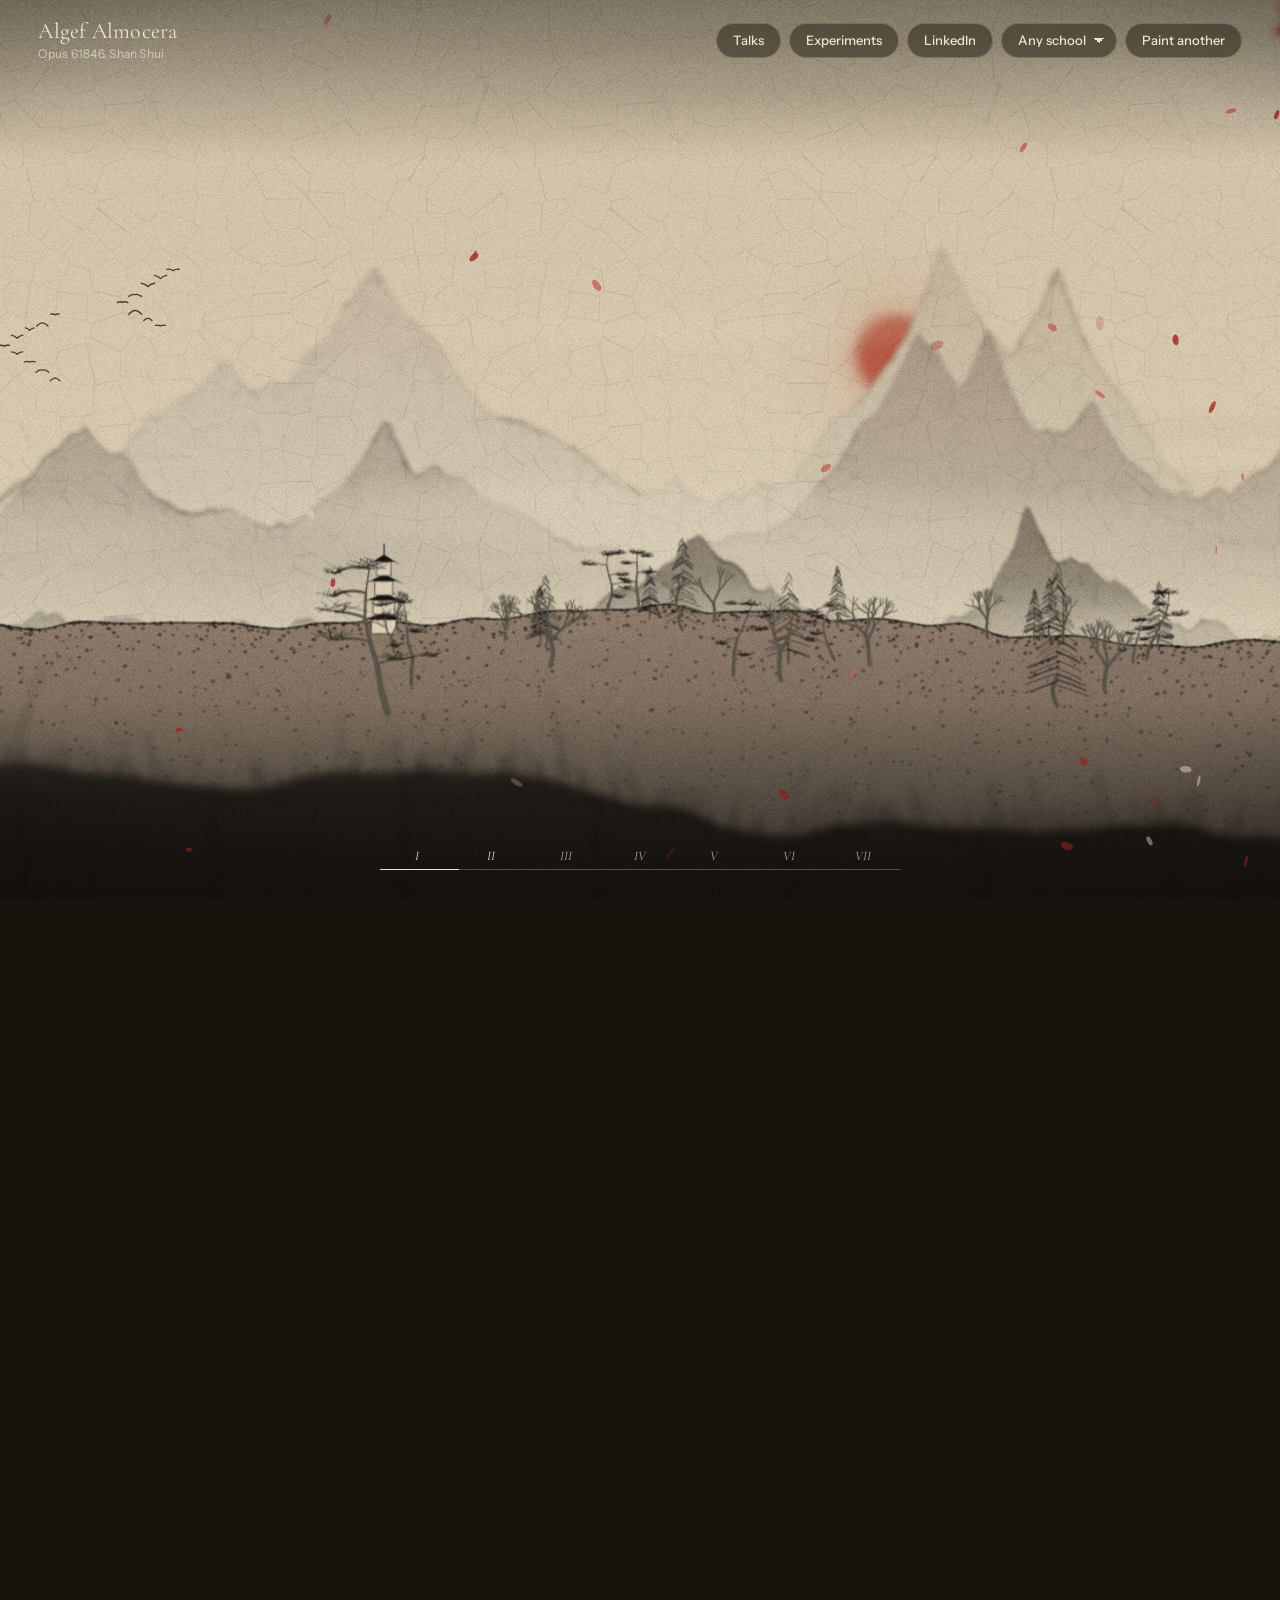
<file: index.html>
<!doctype html>
<html lang="en">
<head>
<meta charset="utf-8">
<meta name="viewport" content="width=device-width, initial-scale=1, viewport-fit=cover">
<title>Algef Almocera</title>
<meta name="description" content="Algef Almocera. Former Director of Engineering with 20+ years of hands-on software development experience, and the designer of Document-Driven Development (D3).">
<meta property="og:title" content="Algef Almocera">
<meta property="og:description" content="Former Director of Engineering with 20+ years of hands-on software development experience.">
<meta property="og:image" content="https://redtint.github.io/assets/img/algef-almocera.jpg">
<meta property="og:type" content="website">
<link rel="icon" href="/assets/favicon.svg" type="image/svg+xml">
<link rel="preconnect" href="https://fonts.googleapis.com">
<link rel="preconnect" href="https://fonts.gstatic.com" crossorigin>
<link href="https://fonts.googleapis.com/css2?family=Cormorant+Garamond:ital,wght@0,300;0,400;0,500;1,300;1,400&family=Instrument+Sans:wght@400;500&display=swap" rel="stylesheet">
<style>
:root{
  --umber:#17120c; --umber-glass:rgba(23,18,12,.46); --linen:#ece5d6; --linen-dim:rgba(236,229,214,.72);
  --label:#e9e3d5; --label-ink:#2a2219; --gilt:#c8a560;
  --display:"Cormorant Garamond", "Iowan Old Style", "Palatino Linotype", Palatino, Georgia, serif;
  --ui:"Instrument Sans", "Helvetica Neue", Arial, system-ui, sans-serif;
  box-sizing:border-box;
  padding-top:env(safe-area-inset-top,0px); padding-bottom:env(safe-area-inset-bottom,0px);
  color-scheme:dark;
}
@media (prefers-color-scheme: dark){ :root:not([data-theme="light"]){ --umber:#120e09; --umber-glass:rgba(18,14,9,.5); } }
:root[data-theme="dark"]{ --umber:#120e09; --umber-glass:rgba(18,14,9,.5); }
html{ scroll-padding-top:env(safe-area-inset-top,0px); }
*,*::before,*::after{ box-sizing:inherit; }
html,body{ margin:0; background:var(--umber); color:var(--linen); }
body{ font-family:var(--ui); -webkit-font-smoothing:antialiased; overscroll-behavior-y:none; }
#spacer{ width:1px; }

.stage{ position:fixed; inset:0; overflow:hidden; background:var(--umber); }
.world{ position:absolute; inset:0; transition:opacity 1.1s ease; }
.layer{ position:absolute; left:0; top:0; will-change:transform; transition:filter .9s cubic-bezier(.2,.7,.2,1); }
.layer canvas{ position:absolute; top:0; display:block; }
#life{ position:absolute; inset:0; width:100%; height:100%; pointer-events:none; }
.fx{ position:absolute; inset:0; pointer-events:none; }
.fx.weave{ mix-blend-mode:multiply; opacity:.32; }
.fx.crack{ mix-blend-mode:multiply; background-size:512px 512px; }
.fx.varnish{ mix-blend-mode:multiply; }
.fx.vignette{ background:radial-gradient(120% 95% at 50% 46%, transparent 52%, rgba(12,8,4,.5) 100%); }
.fx.scrim{ background:linear-gradient(to bottom, rgba(12,9,6,.42), transparent 18%, transparent 78%, rgba(12,9,6,.5)); }
.fx.grain{ inset:-50%; opacity:.07; mix-blend-mode:overlay; animation:grain .9s steps(6) infinite; }
@keyframes grain{ 0%{transform:translate(0,0)} 20%{transform:translate(-7%,4%)} 40%{transform:translate(5%,-6%)} 60%{transform:translate(-3%,8%)} 80%{transform:translate(8%,2%)} 100%{transform:translate(0,0)} }

/* HUD */
.hud{ position:fixed; left:0; right:0; z-index:5; display:flex; align-items:center; justify-content:space-between; gap:16px; padding:0 clamp(16px,3vw,40px); pointer-events:none; }
.hud > *{ pointer-events:auto; }
.hud.top{ top:0; padding-top:calc(env(safe-area-inset-top,0px) + 20px); }
.brand{ font-family:var(--display); font-size:22px; line-height:1; letter-spacing:.01em; font-weight:400; }
.brand small{ display:block; font-family:var(--ui); font-size:12px; letter-spacing:.02em; color:var(--linen-dim); margin-top:6px; }
.controls{ display:flex; gap:8px; align-items:center; }
.chip, select.chip{ font:500 13px/1 var(--ui); color:var(--linen); background:var(--umber-glass); border:1px solid rgba(236,229,214,.22); border-radius:999px; padding:10px 16px; cursor:pointer; backdrop-filter:blur(10px) saturate(1.2); -webkit-backdrop-filter:blur(10px) saturate(1.2); transition:background .25s, border-color .25s; }
select.chip{ appearance:none; -webkit-appearance:none; padding-right:30px; background-image:linear-gradient(45deg,transparent 50%,var(--linen) 50%),linear-gradient(135deg,var(--linen) 50%,transparent 50%); background-position:calc(100% - 17px) 52%, calc(100% - 12px) 52%; background-size:5px 5px; background-repeat:no-repeat; }
select.chip option{ color:#1b150f; }
.chip:hover{ background:rgba(23,18,12,.7); border-color:rgba(236,229,214,.45); }
.chip:focus-visible, input[type=range]:focus-visible{ outline:2px solid var(--gilt); outline-offset:3px; }

.intro{ position:fixed; inset:0; z-index:4; display:flex; flex-direction:column; align-items:center; justify-content:center; text-align:center; pointer-events:none; padding:0 24px; }
.intro h1{ font-family:var(--display); font-weight:300; font-size:clamp(46px,8.2vw,128px); line-height:.92; letter-spacing:-.02em; margin:0; text-shadow:0 2px 40px rgba(0,0,0,.25); }
.intro h1 span{ display:block; font-style:italic; }
.sky-light .intro h1, .sky-light .intro p{ color:#2b241b; text-shadow:0 1px 18px rgba(240,232,214,.6); }
.sky-light .hint{ color:rgba(43,36,27,.7); }
.sky-light .hint i{ background:linear-gradient(#2b241b,transparent); }
.intro p{ font-family:var(--display); font-size:clamp(17px,1.6vw,22px); font-style:italic; color:var(--linen); opacity:.9; margin:22px 0 0; max-width:34em; line-height:1.45; text-shadow:0 1px 14px rgba(0,0,0,.35); }
.hint{ position:fixed; left:50%; bottom:calc(env(safe-area-inset-bottom,0px) + 34px); transform:translateX(-50%); z-index:4; font-size:12px; letter-spacing:.04em; color:var(--linen-dim); display:flex; flex-direction:column; align-items:center; gap:10px; pointer-events:none; }
.hint i{ display:block; width:1px; height:42px; background:linear-gradient(var(--linen),transparent); animation:drip 2.2s ease-in-out infinite; transform-origin:top; }
@keyframes drip{ 0%{transform:scaleY(0)} 50%{transform:scaleY(1)} 100%{transform:scaleY(1); opacity:0} }

/* museum wall label */
.placard{ position:fixed; z-index:5; left:clamp(16px,3vw,40px); bottom:calc(env(safe-area-inset-bottom,0px) + 74px); width:min(360px, calc(100vw - 32px)); background:var(--label); color:var(--label-ink); padding:20px 22px 18px; border-radius:2px; box-shadow:0 1px 0 rgba(255,255,255,.4) inset, 0 18px 50px rgba(10,6,2,.35); opacity:0; transform:translateY(10px); transition:opacity .45s ease, transform .45s ease; pointer-events:none; }
.placard.show{ opacity:1; transform:none; }
.placard .no{ font-family:var(--display); font-size:15px; font-style:italic; color:#7a6646; }
.placard h3{ font-family:var(--display); font-weight:500; font-size:27px; line-height:1.05; margin:2px 0 10px; }
.placard p{ font-size:13.5px; line-height:1.55; margin:0 0 12px; color:#3d3326; }
.placard .eq:empty{ display:none; }
.reveal-none{}
a.chip{ text-decoration:none; display:inline-block; }
.lens{ display:none !important; }
.brand{ opacity:0; }
.intro p{ max-width:min(34em, 100%); }
@media (max-width:640px){ #school, #reroll{ display:none; } }
.placard .eq{ font-family:var(--display); font-style:italic; font-size:17px; line-height:1.35; color:#2a2219; border-top:1px solid rgba(42,34,25,.18); padding-top:10px; }

.hud.bottom{ bottom:0; padding-bottom:calc(env(safe-area-inset-bottom,0px) + 22px); align-items:flex-end; }
.progress{ flex:1; max-width:520px; margin:0 auto; position:relative; height:28px; }
.progress .track{ position:absolute; left:0; right:0; bottom:8px; height:1px; background:rgba(236,229,214,.28); }
.progress .bar{ position:absolute; left:0; bottom:8px; height:1px; background:var(--linen); width:0; }
.progress .tick{ position:absolute; bottom:14px; transform:translateX(-50%); font-family:var(--display); font-size:13px; font-style:italic; color:var(--linen-dim); transition:color .3s; }
.progress .tick.on{ color:var(--linen); }
.lens{ display:flex; gap:18px; align-items:center; background:var(--umber-glass); border:1px solid rgba(236,229,214,.18); border-radius:14px; padding:10px 14px; backdrop-filter:blur(10px); -webkit-backdrop-filter:blur(10px); }
.lens label{ display:flex; flex-direction:column; gap:6px; font-size:11.5px; color:var(--linen-dim); }
.lens label b{ font-weight:500; color:var(--linen); }
input[type=range]{ -webkit-appearance:none; appearance:none; width:110px; height:16px; background:transparent; }
input[type=range]::-webkit-slider-runnable-track{ height:1px; background:rgba(236,229,214,.4); }
input[type=range]::-moz-range-track{ height:1px; background:rgba(236,229,214,.4); }
input[type=range]::-webkit-slider-thumb{ -webkit-appearance:none; width:13px; height:13px; border-radius:50%; background:var(--linen); margin-top:-6px; border:0; }
input[type=range]::-moz-range-thumb{ width:13px; height:13px; border-radius:50%; background:var(--linen); border:0; }

.focus-ring{ position:fixed; z-index:6; width:90px; height:90px; margin:-45px 0 0 -45px; border:1px solid var(--linen); border-radius:50%; pointer-events:none; opacity:0; }
.focus-ring.go{ animation:rack .9s cubic-bezier(.2,.7,.2,1); }
@keyframes rack{ 0%{opacity:.9; transform:scale(1.4)} 60%{opacity:.8; transform:scale(.35)} 100%{opacity:0; transform:scale(.3)} }
.cursor{ position:fixed; z-index:7; left:0; top:0; width:28px; height:28px; margin:-14px 0 0 -14px; border:1px solid rgba(236,229,214,.8); border-radius:50%; pointer-events:none; mix-blend-mode:difference; transition:width .2s, height .2s, margin .2s; }
.cursor.hide{ display:none; }

.fin{ position:fixed; inset:0; z-index:4; display:flex; flex-direction:column; align-items:center; justify-content:center; text-align:center; padding:0 24px; opacity:0; pointer-events:none; background:radial-gradient(70% 60% at 50% 50%, rgba(14,10,6,.55), rgba(14,10,6,.15)); }
.fin.on{ pointer-events:auto; }
.fin h2{ font-family:var(--display); font-weight:300; font-style:italic; font-size:clamp(64px,10vw,150px); line-height:.9; margin:0; }
.fin p{ font-family:var(--display); font-size:clamp(17px,1.5vw,21px); line-height:1.5; max-width:30em; margin:18px 0 28px; color:var(--linen); }
.fin .row{ display:flex; gap:10px; flex-wrap:wrap; justify-content:center; }
.seal{ width:54px; height:54px; margin-bottom:22px; background:#a8322a; color:#f4e9dc; border-radius:3px; display:grid; place-items:center; font:500 20px/1 "Songti SC","STSong","Noto Serif CJK SC","SimSun",serif; letter-spacing:.05em; box-shadow:inset 0 0 0 3px #a8322a, inset 0 0 0 4px #f4e9dc; transform:rotate(-3deg); }

.loader{ position:fixed; inset:0; z-index:20; background:rgba(18,13,8,.94); display:flex; flex-direction:column; align-items:center; justify-content:center; gap:18px; transition:opacity .9s ease; }
.loader.soft{ background:rgba(18,13,8,.62); backdrop-filter:blur(14px); -webkit-backdrop-filter:blur(14px); }
.loader.gone{ opacity:0; pointer-events:none; }
.loader .msg{ font-family:var(--display); font-style:italic; font-size:clamp(22px,2.4vw,32px); }
.loader .meter{ width:min(280px,60vw); height:1px; background:rgba(236,229,214,.2); position:relative; overflow:hidden; }
.loader .meter i{ position:absolute; inset:0; background:var(--linen); transform-origin:left; transform:scaleX(0); transition:transform .25s; }
.loader small{ font-size:12px; color:var(--linen-dim); }
.toast{ position:fixed; z-index:9; left:50%; top:calc(env(safe-area-inset-top,0px) + 76px); transform:translate(-50%,-6px); background:var(--label); color:var(--label-ink); font-size:13px; padding:9px 14px; border-radius:2px; opacity:0; transition:.3s; pointer-events:none; }
.toast.on{ opacity:1; transform:translate(-50%,0); }

@media (max-width:760px){
  .brand{ font-size:19px; }
  .brand small{ display:none; }
  #school{ display:none; }
  .placard{ bottom:calc(env(safe-area-inset-bottom,0px) + 96px); padding:14px 16px 12px; }
  .placard h3{ font-size:22px; } .placard p{ font-size:12.5px; margin-bottom:8px; }
  .hud.bottom{ flex-direction:column-reverse; align-items:stretch; gap:10px; }
  .lens{ justify-content:center; }
  .progress{ width:100%; }
  input[type=range]{ width:96px; }
  .cursor{ display:none; }
}
@media (hover:none){ .cursor{ display:none; } }
@media (prefers-reduced-motion: reduce){ .fx.grain{ animation:none; } .hint i{ animation:none; } }
</style>
</head>
<body>
<div class="stage" id="stage" aria-hidden="true">
  <div class="world" id="world"></div>
  <canvas id="life"></canvas>
  <div class="fx weave" id="fxWeave"></div>
  <div class="fx crack" id="fxCrack"></div>
  <div class="fx varnish" id="fxVarnish"></div>
  <div class="fx vignette"></div>
  <div class="fx scrim"></div>
  <div class="fx grain" id="fxGrain"></div>
</div>

<header class="hud top">
  <div class="brand">Algef Almocera<small id="opus">Opus</small></div>
  <div class="controls">
    <a class="chip" href="/talks/">Talks</a>
    <a class="chip" href="/experiments/">Experiments</a>
    <a class="chip" href="https://www.linkedin.com/in/algef-almocera-666a2b35/" rel="me noopener" target="_blank">LinkedIn</a>
    <select class="chip" id="school" aria-label="Painting school">
      <option value="random">Any school</option>
    </select>
    <button class="chip" id="reroll">Paint another</button>
  </div>
</header>

<section class="intro" id="intro">
  <h1>Algef<span>Almocera</span></h1>
  <p>Former Director of Engineering with 20+ years of hands-on software development experience.</p>
</section>
<div class="hint" id="hint"><span>Scroll to step into the painting</span><i></i></div>

<aside class="placard" id="placard" aria-live="polite">
  <div class="no" id="pNo"></div>
  <h3 id="pTitle"></h3>
  <p id="pText"></p>
  <div class="eq" id="pEq"></div>
</aside>

<footer class="hud bottom">
  <div class="progress" id="progress"><div class="track"></div><div class="bar" id="bar"></div></div>
  <div class="lens" title="Click anywhere on the painting to focus on that depth">
    <label>Focal plane <b id="focusVal">Middle ground</b><input type="range" id="focus" min="0" max="1" step="0.01" value="0.6"></label>
    <label>Aperture <b id="apVal">f/4</b><input type="range" id="aperture" min="0" max="1" step="0.01" value="0.55"></label>
  </div>
</footer>

<section class="fin" id="fin">
  <div class="seal" id="seal" hidden>偶然</div>
  <h2>Say hello.</h2>
  <p id="finText"></p>
  <div class="row">
    <a class="chip" href="/talks/">Talks and resources</a>
    <a class="chip" href="/experiments/">Experiments</a>
    <a class="chip" href="https://www.linkedin.com/in/algef-almocera-666a2b35/" rel="me noopener" target="_blank">LinkedIn</a>
    <a class="chip" href="https://www.instagram.com/algef.almocera/" rel="me noopener" target="_blank">Instagram</a>
    <button class="chip" id="again">Paint another</button>
    <button class="chip" id="copy">Copy link to this painting</button>
  </div>
</section>

<div class="focus-ring" id="ring"></div>
<div class="cursor hide" id="cursor"></div>
<div class="toast" id="toast"></div>
<div class="loader" id="loader"><div class="msg" id="loadMsg">Grinding pigments</div><div class="meter"><i id="meter"></i></div><small id="loadSub"></small></div>
<div id="spacer"></div>

<script>
"use strict";
/* =====================================================================
   STOCHASTIC FRESCOES
   paintMural(seed, school, vw, vh) is the generator: it returns a stack
   of parallax layers, each a display list of brush operations produced
   by stochastic processes (fBm, Poisson & Neyman–Scott point processes,
   Lévy flights, random-walk cracks, stochastic L-systems).
   ===================================================================== */
const TAU = Math.PI * 2;
const DPR = Math.min(window.devicePixelRatio || 1, 1.5);
const TILE = 2048;
const REDUCED = matchMedia('(prefers-reduced-motion: reduce)').matches;

/* ---------- randomness ---------- */
function RNG(seed){
  let s = seed >>> 0;
  const r = () => { s |= 0; s = s + 0x6D2B79F5 | 0; let t = Math.imul(s ^ s >>> 15, 1 | s); t = t + Math.imul(t ^ t >>> 7, 61 | t) ^ t; return ((t ^ t >>> 14) >>> 0) / 4294967296; };
  r.range = (lo, hi) => lo + (hi - lo) * r();
  r.int = (lo, hi) => Math.floor(r.range(lo, hi + 1));
  r.pick = a => a[Math.floor(r() * a.length)];
  r.gauss = () => { let u = 0, v = 0; while (!u) u = r(); while (!v) v = r(); return Math.sqrt(-2 * Math.log(u)) * Math.cos(TAU * v); };
  r.exp = mean => -Math.log(1 - r()) * mean;
  r.pareto = (xm, alpha) => xm / Math.pow(1 - r(), 1 / alpha);
  r.poisson = lambda => { const L = Math.exp(-lambda); let k = 0, p = 1; do { k++; p *= r(); } while (p > L && k < 200); return k - 1; };
  r.chance = p => r() < p;
  r.seed = () => Math.floor(r() * 4294967295);
  return r;
}
function Perlin(rng){
  const perm = new Uint8Array(512), p = [...Array(256).keys()];
  for (let i = 255; i > 0; i--) { const j = Math.floor(rng() * (i + 1)); [p[i], p[j]] = [p[j], p[i]]; }
  for (let i = 0; i < 512; i++) perm[i] = p[i & 255];
  const fade = t => t * t * t * (t * (t * 6 - 15) + 10), lerp = (a, b, t) => a + (b - a) * t;
  const g = (h, x, y) => { switch (h & 7) { case 0: return x + y; case 1: return -x + y; case 2: return x - y; case 3: return -x - y; case 4: return x; case 5: return -x; case 6: return y; default: return -y; } };
  const n = (x, y = 0) => {
    let X = Math.floor(x), Y = Math.floor(y); x -= X; y -= Y; X &= 255; Y &= 255;
    const u = fade(x), v = fade(y), A = perm[X] + Y, B = perm[X + 1] + Y;
    return lerp(lerp(g(perm[A], x, y), g(perm[B], x - 1, y), u), lerp(g(perm[A + 1], x, y - 1), g(perm[B + 1], x - 1, y - 1), u), v);
  };
  // fractional Brownian motion: sum of octaves, amplitude 2^(-iH)
  n.fbm = (x, y = 0, oct = 5, H = .7) => { let s = 0, a = 1, f = 1, norm = 0; const gain = Math.pow(2, -H); for (let i = 0; i < oct; i++) { s += a * n(x * f, y * f); norm += a; a *= gain; f *= 2; } return s / norm; };
  // ridged multifractal
  n.ridged = (x, y = 0, oct = 5) => { let s = 0, a = .5, f = 1, prev = 1, norm = 0; for (let i = 0; i < oct; i++) { let v = 1 - Math.abs(n(x * f, y * f)); v *= v; v *= prev; prev = Math.min(1, v * 1.6); s += v * a; norm += a; a *= .5; f *= 2.1; } return s / norm; };
  return n;
}

/* ---------- colour ---------- */
const hex = h => { h = h.replace('#', ''); return [parseInt(h.slice(0, 2), 16), parseInt(h.slice(2, 4), 16), parseInt(h.slice(4, 6), 16)]; };
const mix = (a, b, t) => [a[0] + (b[0] - a[0]) * t, a[1] + (b[1] - a[1]) * t, a[2] + (b[2] - a[2]) * t];
const rgba = (c, a = 1) => `rgba(${c[0] | 0},${c[1] | 0},${c[2] | 0},${a})`;
const rgb = c => `rgb(${c[0] | 0},${c[1] | 0},${c[2] | 0})`;
const shade = (c, k) => k >= 0 ? mix(c, [255, 255, 255], k) : mix(c, [0, 0, 0], -k);
const clamp = (v, a = 0, b = 1) => Math.max(a, Math.min(b, v));
const smooth = t => t * t * (3 - 2 * t);
const deepHex = o => { if (typeof o === 'string' && o[0] === '#') return hex(o); if (Array.isArray(o)) return o.map(deepHex); if (o && typeof o === 'object') { const r = {}; for (const k in o) r[k] = deepHex(o[k]); return r; } return o; };

/* ---------- schools (palettes + painterly behaviour) ---------- */
const SCHOOLS_RAW = {
  arcadia: { name:'Arcadia', after:'after Claude Lorrain, at golden hour', style:'oil',
    a:{ zen:'#4f6a88', top:'#7795ae', mid:'#c0cbc3', hor:'#f2deb0', haze:'#dcd5bc', sun:'#fff3d4' },
    b:{ zen:'#2b3654', top:'#53658a', mid:'#c99c7c', hor:'#f4b46e', haze:'#e0b98f', sun:'#ffd28a' },
    celestial:'sun', glow:.62, sunR:.038, cloud:{ kind:'cumulus', lit:'#fff2da', shade:'#8a919c' },
    ranges:['#8e9eab','#73858a','#56665c'], snow:'#eef0ee', water:'#7f9497', hills:'#647040', hillsDark:'#2d3420',
    fields:['#a99a52','#4f6a33'], foliage:['#2b351c','#3f4d26','#5a6935','#7b8746'], fg:'#1b1d12', fgFol:['#161c0f','#1f2814','#2b361b','#3a4724'],
    accents:['#d8b45a','#c4593c','#efe2c0'], trees:['round','round','cypress','umbrella'], fgTree:'broadleaf', building:'temple',
    stone:'#d9cbb0', particles:'motes', bird:'#2a2a24', varnish:['#b88a3d',.16], cracks:.26, flowers:true, boats:'sail', strokes:1 },
  shanshui: { name:'Shan Shui', after:'ink and mist, after the Song masters', style:'ink',
    a:{ zen:'#d6c9ae', top:'#e3d8c1', mid:'#ebe1cc', hor:'#efe6d3', haze:'#f0e8d6', sun:'#c4513a' },
    b:{ zen:'#cfc0a2', top:'#ddd0b5', mid:'#e8ddc5', hor:'#eee4cf', haze:'#efe6d2', sun:'#b8452f' },
    celestial:'redsun', glow:.14, sunR:.05, cloud:{ kind:'wash', lit:'#f4eddf', shade:'#bdb19a' }, sharp:true,
    ranges:['#b2ac9c','#8a857a','#55514a'], snow:null, water:'#e9dfca', hills:'#8a8478', hillsDark:'#57524a',
    fields:null, foliage:['#1c1a17','#2e2b26','#45413a'], fg:'#1d1b18', fgFol:['#141210','#26231f'],
    accents:['#b8352a','#d9726a','#f2ddd5'], trees:['pine','pine','conifer','bare'], fgTree:'plum', building:'pagoda',
    stone:'#efe6d3', ink:'#161411', particles:'petals', bird:'#1a1815', varnish:['#a07a3f',.12], cracks:.16, flowers:false, boats:'sampan', strokes:1 },
  nocturne: { name:'Nocturne', after:'a moonlit study, after Friedrich', style:'oil',
    a:{ zen:'#050a18', top:'#0c1832', mid:'#1d3152', hor:'#4b647c', haze:'#2f4660', sun:'#f3ecd4' },
    b:{ zen:'#04070f', top:'#0a1226', mid:'#17283f', hor:'#33496a', haze:'#24364e', sun:'#ece4c8' },
    celestial:'moon', glow:.42, sunR:.042, cloud:{ kind:'cumulus', lit:'#7f91a6', shade:'#16233a' }, stars:true,
    ranges:['#2c3f5a','#203049','#152236'], snow:'#a9b9cc', water:'#1d3048', hills:'#16243a', hillsDark:'#070c15',
    fields:null, foliage:['#0a1119','#111d2a','#1a2b3c','#2a3d52'], fg:'#04070c', fgFol:['#04080d','#08101a','#0e1824'],
    accents:['#f6d58e'], trees:['conifer','conifer','conifer','bare'], fgTree:'conifer', building:'cabin',
    stone:'#3a4658', particles:'fireflies', bird:'#90a2b8', varnish:['#6a5a3a',.1], cracks:.2, flowers:false, boats:'sail', strokes:1 },
  ukiyoe: { name:'Ukiyo-e', after:'woodblock dusk, after Hiroshige', style:'flat',
    a:{ zen:'#152850', top:'#2b4c84', mid:'#9db6cf', hor:'#f1c9b0', haze:'#efe0cd', sun:'#f6e3c6' },
    b:{ zen:'#101e40', top:'#294476', mid:'#d79a8a', hor:'#f08c6a', haze:'#f2c7ad', sun:'#f9d9b0' },
    celestial:'sun', glow:.22, sunR:.034, cloud:{ kind:'band', lit:'#f6e7d4', shade:'#c79b8f' }, landmark:true,
    ranges:['#7a93b3','#4d6c93','#2f4f74'], snow:'#f7f3ea', water:'#3f6d9c', hills:'#3d5d47', hillsDark:'#1c2e26',
    fields:['#6f8a52','#2e4a36'], foliage:['#1e3529','#2f4d38','#46694a'], fg:'#16201a', fgFol:['#142019','#1f3122','#2c4430'],
    accents:['#e7a6a8','#f4dcd6','#d9433a'], trees:['pine','conifer','round'], fgTree:'pine', building:'house',
    stone:'#efe2c6', ink:'#1c1c22', particles:'petals', bird:'#1c2230', varnish:['#c8a36a',.12], cracks:.12, flowers:false, boats:'sail', strokes:1 },
  sublime: { name:'Sublime', after:'storm light, after Turner', style:'oil',
    a:{ zen:'#4d3d26', top:'#93743f', mid:'#d9b46c', hor:'#f7e4ad', haze:'#e3cb93', sun:'#fff7df' },
    b:{ zen:'#2e2116', top:'#7b4a2a', mid:'#d17a3c', hor:'#f6c26e', haze:'#e6a865', sun:'#fff0c8' },
    celestial:'sun', glow:1.0, sunR:.03, cloud:{ kind:'cumulus', lit:'#fbe8bd', shade:'#5e452c' }, vortex:true,
    ranges:['#b09a6c','#8a744d','#5f4c32'], snow:null, water:'#b99a62', hills:'#5c4a2c', hillsDark:'#2a2015',
    fields:['#9a7c42','#4c3f24'], foliage:['#33281a','#4e3d23','#6e5832','#8e7442'], fg:'#1a140c', fgFol:['#150f08','#21180e','#2f2414'],
    accents:['#e9b45a','#f1d9a0'], trees:['bare','round','round'], fgTree:'broadleaf', building:'ruin',
    stone:'#a8916a', particles:'embers', bird:'#2a1f14', varnish:['#a6782f',.2], cracks:.3, flowers:false, boats:'sail', strokes:1.1 },
  fresco: { name:'Fresco', after:'faded lime plaster, Tuscan hills', style:'fresco',
    a:{ zen:'#3c5a80', top:'#5f7fa3', mid:'#a9bcc4', hor:'#e6dbc2', haze:'#ded2b9', sun:'#f7ecd2' },
    b:{ zen:'#344e70', top:'#5b7899', mid:'#b7b6aa', hor:'#ead2ae', haze:'#e3cdae', sun:'#f5e1bd' },
    celestial:'sun', glow:.35, sunR:.03, cloud:{ kind:'cumulus', lit:'#f4ecdc', shade:'#9aa3a6' },
    ranges:['#a9ab9b','#929780','#7d7f62'], snow:null, water:'#8aa3a8', hills:'#a8875a', hillsDark:'#6b5236',
    fields:['#c2a466','#7d8752'], foliage:['#3c4630','#4e5a38','#66724a','#7f8a5c'], fg:'#3a3020', fgFol:['#2a2f1d','#353d25','#434c2e'],
    accents:['#c0563a','#e8d9b0','#d9b45a'], trees:['cypress','cypress','umbrella','round'], fgTree:'umbrella', building:'tower',
    stone:'#e2d2b2', particles:'motes', bird:'#3a3428', varnish:['#b08a50',.16], cracks:.42, flowers:true, boats:'sail', strokes:1 },
};
const SCHOOLS = Object.fromEntries(Object.entries(SCHOOLS_RAW).map(([k, v]) => [k, Object.assign(deepHex(v), { key:k, name:v.name, after:v.after, style:v.style, celestial:v.celestial, trees:v.trees, fgTree:v.fgTree, building:v.building, particles:v.particles, boats:v.cloud && v.boats, cloudKind:v.cloud.kind })]));
const STYLE = {
  oil:    { sky:640,  range:105, water:80,  hill:52,  grass:2.6, alpha:1 },
  ink:    { sky:0,    range:210, water:0,   hill:260, grass:7,   alpha:1 },
  flat:   { sky:0,    range:520, water:300, hill:240, grass:5,   alpha:.8 },
  fresco: { sky:1250, range:190, water:140, hill:85,  grass:4,   alpha:.75 },
};

/* ---------- display-list helpers ---------- */
function bucket(ops, arr, draw, pad = 60, B = 256){
  const map = new Map();
  for (const s of arr) { const k = Math.floor(s.x / B); let a = map.get(k); if (!a) map.set(k, a = []); a.push(s); }
  for (const [k, a] of map) ops.push({ x0:k * B - pad, x1:(k + 1) * B + pad, f:c => draw(c, a) });
}
function drawStrokes(c, arr){
  c.lineCap = 'round';
  for (const s of arr) {
    const dx = Math.cos(s.ang) * s.l * .5, dy = Math.sin(s.ang) * s.l * .5;
    c.globalAlpha = s.a; c.strokeStyle = s.c; c.lineWidth = s.w;
    c.beginPath(); c.moveTo(s.x - dx, s.y - dy); c.quadraticCurveTo(s.x - dy * s.b, s.y + dx * s.b, s.x + dx, s.y + dy); c.stroke();
  }
  c.globalAlpha = 1;
}

/* ---------- trees, buildings, boats ---------- */
function branch(c, x, y, a, len, wid, dep, r, E, leaf, angular){
  const x2 = x + Math.cos(a) * len, y2 = y + Math.sin(a) * len;
  c.strokeStyle = rgb(E.trunk); c.lineWidth = Math.max(.5, wid); c.lineCap = 'round';
  c.beginPath(); c.moveTo(x, y);
  if (angular) c.lineTo(x2, y2); else c.quadraticCurveTo((x + x2) / 2 + r.gauss() * len * .12, (y + y2) / 2 + r.gauss() * len * .12, x2, y2);
  c.stroke();
  if (leaf && dep < 3) leaf(x2, y2, len, dep);
  if (dep <= 0 || len < 2.5) return;
  const k = r() < .35 ? 3 : 2;
  for (let i = 0; i < k; i++) {
    const spread = k === 2 ? (i ? 1 : -1) * r.range(.22, .55) : (i - 1) * r.range(.32, .6);
    let na = a + spread + r.gauss() * .18;
    na += (-Math.PI / 2 - na) * .12;           // gravitropism
    branch(c, x2, y2, na, len * r.range(.64, .8), wid * .68, dep - 1, r, E, leaf, angular);
  }
}
function drawTree(c, tr, E){
  const r = RNG(tr.seed), x = tr.x, y = tr.y, s = tr.size;
  const ink = E.style === 'ink', flat = E.style === 'flat';
  c.lineCap = 'round'; c.lineJoin = 'round'; c.globalAlpha = 1;
  const fol = L => { const f = E.fol; let col = f[clamp(Math.floor(L * f.length), 0, f.length - 1)]; if (L > .78 && !ink) col = mix(col, E.sun, (L - .78) * .9 * E.rim); return col; };
  const stem = (x1, y1, w) => { c.strokeStyle = rgb(E.trunk); c.lineWidth = Math.max(.7, w); c.beginPath(); c.moveTo(x, y); c.quadraticCurveTo((x + x1) / 2 + r.gauss() * s * .04, (y + y1) / 2, x1, y1); c.stroke(); };
  const blobs = (cx, cy, rx, ry, n) => {
    const arr = [], rr = Math.sqrt(rx * ry);
    for (let i = 0; i < n; i++) { const bx = cx + r.gauss() * rx * .42, by = cy + r.gauss() * ry * .4; const L = clamp(.5 + (bx - cx) / rx * .45 * E.side - (by - cy) / ry * .4 + r.gauss() * .12); arr.push([bx, by, rr * r.range(.26, .5), L]); }
    arr.sort((a, b) => a[3] - b[3]);
    if (ink) { c.fillStyle = rgb(E.ink); for (const b of arr) { const k = Math.max(3, Math.round(b[2] * .9)); c.globalAlpha = .22 + .4 * (1 - b[3]); for (let j = 0; j < k; j++) { c.beginPath(); c.arc(b[0] + r.gauss() * b[2] * .5, b[1] + r.gauss() * b[2] * .4, r.range(.6, 1.7), 0, TAU); c.fill(); } } c.globalAlpha = 1; return; }
    for (const b of arr) { c.fillStyle = rgba(fol(b[3]), E.alpha); c.beginPath(); c.arc(b[0], b[1], b[2], 0, TAU); c.fill(); }
  };
  switch (tr.type) {
    case 'round': stem(x + r.gauss() * s * .04, y - s * .45, s * .05); blobs(x, y - s * .64, s * .34, s * .3, flat ? 9 : 22); break;
    case 'cypress': {
      const top = y - s * 1.3, wd = s * (.13 + r() * .04);
      c.fillStyle = rgb(fol(.12)); c.beginPath(); c.moveTo(x, top); c.bezierCurveTo(x + wd, y - s * .95, x + wd * .9, y - s * .12, x, y); c.bezierCurveTo(x - wd * .9, y - s * .12, x - wd, y - s * .95, x, top); c.fill();
      if (!flat) for (let i = 0; i < 34; i++) { const v = r(), hw = wd * .72 * Math.sin(Math.PI * Math.pow(1 - v, .8)); const xx = x + (r() * 2 - 1) * hw, yy = y - s * .05 - v * s * 1.15; const L = clamp(.25 + (xx - x) / wd * .6 * E.side + r.gauss() * .1); c.strokeStyle = rgb(fol(L)); c.globalAlpha = .8; c.lineWidth = Math.max(.6, s * .028); c.beginPath(); c.moveTo(xx, yy + s * .05); c.lineTo(xx + r.gauss() * s * .01, yy - s * .05); c.stroke(); }
      c.globalAlpha = 1; break; }
    case 'umbrella': {
      const tx = x + r.gauss() * s * .12, ty = y - s * .8;
      c.strokeStyle = rgb(E.trunk); c.lineWidth = Math.max(.7, s * .035); c.beginPath(); c.moveTo(x, y); c.quadraticCurveTo(x + r.gauss() * s * .1, y - s * .4, tx, ty); c.stroke();
      c.fillStyle = rgba(fol(.05), .85); c.beginPath(); c.ellipse(tx, ty + s * .02, s * .36, s * .07, 0, 0, TAU); c.fill();
      blobs(tx, ty - s * .05, s * .4, s * .1, flat ? 8 : 18); break; }
    case 'conifer': {
      stem(x, y - s * .25, s * .035);
      const N = 8 + r.int(0, 4);
      for (let i = 0; i < N; i++) {
        const v = i / N, ty = y - s * .1 - v * s * 1.0, hw = s * .26 * Math.pow(1 - v, .9) * r.range(.85, 1.15) + s * .02, th = s * .2;
        if (ink) { c.strokeStyle = rgb(E.ink); c.globalAlpha = .55; c.lineWidth = r.range(.6, 1.3); for (let j = 0; j < 6; j++) { const sd = j % 2 ? 1 : -1, yy = ty - r() * th * .6; c.beginPath(); c.moveTo(x, yy - th * .3); c.quadraticCurveTo(x + hw * .5 * sd, yy - th * .1, x + hw * sd * r.range(.7, 1), yy + th * .15); c.stroke(); } c.globalAlpha = 1; continue; }
        const L = .12 + v * .35 + r.gauss() * .08;
        c.fillStyle = rgb(fol(L)); c.beginPath(); c.moveTo(x - hw, ty); c.quadraticCurveTo(x, ty - th * .15, x + hw, ty); c.lineTo(x + hw * .15, ty - th * .7); c.lineTo(x, ty - th); c.lineTo(x - hw * .15, ty - th * .7); c.closePath(); c.fill();
        if (!flat) { c.strokeStyle = rgb(mix(fol(.9), E.sun, .35 * E.rim)); c.globalAlpha = .4; c.lineWidth = Math.max(.6, s * .012); c.beginPath(); c.moveTo(x + hw * E.side, ty); c.lineTo(x + hw * .15 * E.side, ty - th * .7); c.stroke(); c.globalAlpha = 1; }
      }
      break; }
    case 'pine': {
      let px = x, py = y, a = -Math.PI / 2 + r.gauss() * .2; const pts = [[px, py]];
      for (let i = 0; i < 6; i++) { a += r.gauss() * .32; a += (-Math.PI / 2 - a) * .25; px += Math.cos(a) * s * .18; py += Math.sin(a) * s * .18; pts.push([px, py]); }
      c.strokeStyle = rgb(E.trunk);
      for (let i = 1; i < pts.length; i++) { c.lineWidth = Math.max(.8, s * .055 * (1 - i / pts.length) + .5); c.beginPath(); c.moveTo(pts[i - 1][0], pts[i - 1][1]); c.lineTo(pts[i][0], pts[i][1]); c.stroke(); }
      const pads = [];
      for (let i = 2; i < pts.length; i++) { const [qx, qy] = pts[i], dir = r() < .5 ? -1 : 1, bl = s * r.range(.12, .32), ex = qx + dir * bl, ey = qy + r.gauss() * s * .04; c.lineWidth = Math.max(.6, s * .018); c.beginPath(); c.moveTo(qx, qy); c.quadraticCurveTo((qx + ex) / 2, qy - s * .04, ex, ey); c.stroke(); pads.push([ex, ey, s * r.range(.14, .24)]); }
      pads.push([px, py, s * .22]);
      for (const [cx, cy, rx] of pads) {
        if (ink) { c.strokeStyle = rgb(E.ink); c.globalAlpha = .6; c.lineWidth = .7; for (let j = 0; j < 16; j++) { const aa = -Math.PI * (.1 + .8 * r()), ll = rx * r.range(.5, .9); c.beginPath(); c.moveTo(cx + r.gauss() * rx * .3, cy); c.lineTo(cx + Math.cos(aa) * ll, cy + Math.sin(aa) * ll * .45); c.stroke(); } c.globalAlpha = 1; }
        else { c.fillStyle = rgb(fol(.12)); c.beginPath(); c.ellipse(cx, cy, rx, rx * .32, 0, 0, TAU); c.fill(); c.fillStyle = rgb(fol(.8)); c.beginPath(); c.ellipse(cx + rx * .08 * E.side, cy - rx * .1, rx * .78, rx * .16, 0, 0, TAU); c.fill(); if (flat) { c.strokeStyle = rgb(E.ink); c.globalAlpha = .45; c.lineWidth = .8; c.beginPath(); c.ellipse(cx, cy, rx, rx * .32, 0, 0, TAU); c.stroke(); c.globalAlpha = 1; } }
      }
      break; }
    case 'bare': case 'broadleaf': case 'plum': {
      const leaves = [], plum = tr.type === 'plum';
      const leafFn = tr.type === 'bare' ? null : (lx, ly, len, dep) => { if (plum || dep === 0 || r() < .25) leaves.push([lx, ly, len]); };
      const dep = tr.dep || (tr.type === 'bare' ? 5 : 6);
      branch(c, x, y, -Math.PI / 2 + r.gauss() * .08 + (tr.lean || 0), s * .3, s * (plum ? .035 : .05), dep, r, E, leafFn, plum);
      if (plum) { for (const [lx, ly] of leaves) { const n = r.int(1, 3); for (let j = 0; j < n; j++) { c.fillStyle = rgba(r.pick(E.acc), .92); c.beginPath(); c.arc(lx + r.gauss() * 4, ly + r.gauss() * 4, r.range(1.6, 3.4) * E.k, 0, TAU); c.fill(); } } }
      else if (leaves.length) {
        const arr = []; const cy0 = y - s * .8;
        for (const [lx, ly, len] of leaves) for (let j = 0; j < 7; j++) { const bx = lx + r.gauss() * len * .85, by = ly + r.gauss() * len * .6; arr.push([bx, by, Math.max(1.2, len * r.range(.24, .55)), clamp(.35 + (bx - x) / (s * .5) * .3 * E.side - (by - cy0) / (s * .6) * .25 + r.gauss() * .15)]); }
        arr.sort((a, b) => a[3] - b[3]);
        for (const b of arr) { c.fillStyle = rgba(fol(b[3]), E.alpha); c.beginPath(); c.arc(b[0], b[1], b[2], 0, TAU); c.fill(); }
      }
      break; }
    case 'building': drawBuilding(c, tr, E); break;
  }
  c.globalAlpha = 1;
}
function drawBuilding(c, b, E){
  const r = RNG(b.seed), x = b.x, y = b.y, s = b.size;
  const st = E.stone, sh = shade(st, -.32), outline = E.style === 'ink' || E.style === 'flat';
  const fp = col => { c.fillStyle = rgb(col); c.fill(); if (outline) { c.strokeStyle = rgba(E.ink, .75); c.lineWidth = .8; c.stroke(); } };
  const rect = (x0, y0, w, h, col) => { c.beginPath(); c.rect(x0, y0, w, h); fp(col); };
  switch (b.kind) {
    case 'temple': {
      const wd = s * 1.3, colH = s * .55, n = r.int(5, 7), base = y - s * .06;
      rect(x - wd / 2 - s * .05, base, wd + s * .1, s * .06, sh);
      for (let i = 0; i < n; i++) { const cx = x - wd / 2 + wd * (i + .5) / n, br = r() < .25 ? r.range(.3, .8) : 1; rect(cx - s * .035, base - colH * br, s * .07, colH * br, i / n > .45 ? st : mix(st, sh, .5)); }
      if (r() < .75) { rect(x - wd / 2, base - colH - s * .08, wd, s * .08, st); c.beginPath(); c.moveTo(x - wd / 2 - s * .02, base - colH - s * .08); c.lineTo(x, base - colH - s * .3); c.lineTo(x + wd / 2 + s * .02, base - colH - s * .08); c.closePath(); fp(mix(st, sh, .2)); }
      break; }
    case 'pagoda': {
      const k = r.int(3, 5);
      for (let i = 0; i < k; i++) { const tw = s * (.55 - i * .08), ty = y - i * s * .3; rect(x - tw * .35, ty - s * .22, tw * .7, s * .22, st);
        c.beginPath(); c.moveTo(x - tw * .85, ty - s * .17); c.quadraticCurveTo(x - tw * .45, ty - s * .24, x, ty - s * .33); c.quadraticCurveTo(x + tw * .45, ty - s * .24, x + tw * .85, ty - s * .17); c.lineTo(x + tw * .5, ty - s * .22); c.lineTo(x - tw * .5, ty - s * .22); c.closePath(); c.fillStyle = rgb(E.ink); c.fill(); }
      c.strokeStyle = rgb(E.ink); c.lineWidth = 1; c.beginPath(); c.moveTo(x, y - k * s * .3 - s * .03); c.lineTo(x, y - k * s * .3 - s * .2); c.stroke();
      break; }
    case 'cabin': {
      const w = s * .9, h = s * .42;
      const g = c.createRadialGradient(x + w * .15, y - h * .5, 0, x + w * .15, y - h * .5, s * 1.1); g.addColorStop(0, 'rgba(246,201,106,.32)'); g.addColorStop(1, 'rgba(246,201,106,0)'); c.fillStyle = g; c.fillRect(x - s * 1.2, y - s * 1.5, s * 2.4, s * 2);
      rect(x - w / 2, y - h, w, h, st); c.beginPath(); c.moveTo(x - w / 2 - s * .08, y - h); c.lineTo(x - w * .1, y - h - s * .38); c.lineTo(x + w / 2 + s * .08, y - h); c.closePath(); fp(shade(st, -.45));
      rect(x + w * .18, y - h - s * .3, s * .08, s * .2, shade(st, -.4));
      c.fillStyle = '#f6c96a'; c.fillRect(x + w * .05, y - h * .7, s * .16, s * .14); c.fillStyle = '#ffe2a0'; c.fillRect(x + w * .08, y - h * .66, s * .05, s * .05);
      break; }
    case 'house': {
      const w = s * 1.1, h = s * .32; rect(x - w / 2, y - h, w, h, st);
      c.beginPath(); c.moveTo(x - w / 2 - s * .12, y - h); c.lineTo(x - w * .3, y - h - s * .32); c.lineTo(x + w * .3, y - h - s * .32); c.lineTo(x + w / 2 + s * .12, y - h); c.closePath(); fp(hex('#6e5a44'));
      rect(x - w * .2, y - h * .8, s * .14, h * .8, hex('#3a2e24')); break; }
    case 'tower': {
      const w = s * .8, h = s * .36, tc = hex('#b5583a');
      rect(x - w / 2, y - h, w, h, st); c.beginPath(); c.moveTo(x - w / 2 - s * .06, y - h); c.lineTo(x, y - h - s * .14); c.lineTo(x + w / 2 + s * .06, y - h); c.closePath(); fp(tc);
      const tx = x + w * .32; rect(tx - s * .11, y - s * 1.05, s * .22, s * 1.05, mix(st, sh, .15)); c.beginPath(); c.moveTo(tx - s * .14, y - s * 1.05); c.lineTo(tx, y - s * 1.18); c.lineTo(tx + s * .14, y - s * 1.05); c.closePath(); fp(tc);
      c.fillStyle = rgb(shade(st, -.6)); c.beginPath(); c.moveTo(tx - s * .05, y - s * .82); c.lineTo(tx - s * .05, y - s * .9); c.arc(tx, y - s * .9, s * .05, Math.PI, 0); c.lineTo(tx + s * .05, y - s * .82); c.fill();
      for (let i = 0; i < 3; i++) { c.fillStyle = rgb(shade(st, -.5)); c.fillRect(x - w * .38 + i * w * .24, y - h * .62, s * .06, s * .09); }
      break; }
    case 'ruin': {
      const w = s * .45, h = s * 1.0; c.beginPath(); c.moveTo(x - w / 2, y); c.lineTo(x - w / 2, y - h * .9);
      const n = 6; for (let i = 0; i <= n; i++) c.lineTo(x - w / 2 + w * i / n, y - h * (.75 + r() * .25)); c.lineTo(x + w / 2, y); c.closePath(); fp(st);
      c.fillStyle = rgb(shade(st, -.55)); c.beginPath(); c.moveTo(x - w * .14, y - h * .35); c.lineTo(x - w * .14, y - h * .5); c.arc(x, y - h * .5, w * .14, Math.PI, 0); c.lineTo(x + w * .14, y - h * .35); c.fill();
      c.beginPath(); c.moveTo(x + w / 2, y); c.lineTo(x + w / 2, y - h * .3); c.lineTo(x + w * 1.1, y - h * .18); c.lineTo(x + w * 1.2, y); c.closePath(); fp(mix(st, sh, .4));
      break; }
  }
}
function drawBoat(c, b, E){
  const r = RNG(b.seed), { x, y, s } = b, hull = E.hull;
  c.globalAlpha = .22; c.fillStyle = rgb(hull); c.beginPath(); c.moveTo(x - s, y + 1); c.quadraticCurveTo(x, y + s * .9, x + s, y + 1); c.fill();
  c.globalAlpha = 1; c.beginPath(); c.moveTo(x - s, y - s * .05); c.quadraticCurveTo(x - s * .1, y + s * .4, x + s, y - s * .12); c.lineTo(x + s * .7, y - s * .02); c.closePath(); c.fill();
  if (b.kind === 'sampan') { c.strokeStyle = rgb(hull); c.lineWidth = Math.max(.6, s * .06); c.beginPath(); c.arc(x - s * .1, y - s * .05, s * .3, Math.PI, 0); c.stroke(); c.beginPath(); c.moveTo(x + s * .55, y - s * .1); c.lineTo(x + s * .55, y - s * .55); c.stroke(); c.beginPath(); c.moveTo(x + s * .55, y - s * .55); c.lineTo(x + s * 1.3, y + s * .5); c.lineWidth = Math.max(.4, s * .03); c.stroke(); }
  else { c.strokeStyle = rgb(hull); c.lineWidth = Math.max(.6, s * .05); c.beginPath(); c.moveTo(x, y - s * .05); c.lineTo(x, y - s * 1.6); c.stroke(); c.fillStyle = rgb(E.sail); c.beginPath(); c.moveTo(x + s * .05, y - s * 1.55); c.quadraticCurveTo(x + s * .55 + r() * s * .2, y - s * .9, x + s * .05, y - s * .2); c.closePath(); c.fill(); c.globalAlpha = .18; c.beginPath(); c.moveTo(x + s * .05, y + s * .5); c.lineTo(x + s * .45, y + s * 1.1); c.lineTo(x + s * .05, y + s * 1.6); c.fill(); c.globalAlpha = 1; }
}

/* =====================================================================
   THE GENERATOR
   ===================================================================== */
function paintMural({ seed, school, vw, vh }){
  const P = SCHOOLS[school], S = STYLE[P.style];
  const rng = RNG(seed), noise = Perlin(RNG(seed ^ 0x5bd1e995));
  const T = Math.round(vw * 4), M = 48, H = Math.round(vh * 1.12), LTOP = -Math.round(vh * .06);
  const horizonY = H * .7;
  const meta = { H:rng.range(.62, .86), oct:rng.int(5, 7), lambda:rng.range(1.5, 2.4), sigma:rng.range(.9, 1.6), alpha:rng.range(1.3, 1.8), kids:rng.range(2.5, 5), trees:0, boats:0 };
  const W = sp => Math.ceil(vw + T * sp + 2 * M);
  const tAt = (x, w) => smooth(clamp((x - M - vw / 2) / Math.max(1, w - vw - 2 * M)));
  const at = (k, t) => mix(P.a[k], P.b[k], t);
  const hz = t => at('haze', t);
  const atmo = dist => (1 - Math.exp(-meta.sigma * dist)) * .8;        // Beer–Lambert
  const SM = P.strokes || 1, ink = P.style === 'ink', flat = P.style === 'flat';
  const INK = P.ink || hex('#15120e');
  const layers = [];

  /* ---- I. sky: painted twice (start and end of the day) and cross-faded as you walk ---- */
  const skySeed = rng.seed();
  const buildSky = (tf, key) => {
    const rng = RNG(skySeed), tAt = () => tf;
    const sp = .05, w = W(sp), h = Math.round(vh * 1.7), ops = [];
    const SP = [0, .36, .62, .835, 1];
    const stops = t => [at('zen', t), at('top', t), at('mid', t), at('hor', t), at('haze', t)];
    const skyCol = (x, y) => { const st = stops(tAt(x, w)), v = clamp(y / h); for (let i = 1; i < 5; i++) if (v <= SP[i]) return mix(st[i - 1], st[i], (v - SP[i - 1]) / (SP[i] - SP[i - 1])); return st[4]; };
    for (let x = 0; x < w; x += 40) { const st = stops(tAt(x + 20, w)); ops.push({ x0:x, x1:x + 40, f:c => { const g = c.createLinearGradient(0, 0, 0, h); st.forEach((col, i) => g.addColorStop(SP[i], rgb(col))); c.globalAlpha = 1; c.fillStyle = g; c.fillRect(x - 1, 0, 42, h); } }); }
    const sx = M + vw * rng.range(.6, .74), sy = h - vh * rng.range(.56, .7), sc = at('sun', tAt(sx, w));
    if (P.stars) {
      const arr = [], n = Math.round(w * h * .00045);
      for (let i = 0; i < n; i++) { const b = Math.min(1, rng.pareto(1, 2.4) * .22); arr.push({ x:rng() * w, y:Math.pow(rng(), 1.3) * h * .8, b, r:.35 + b * 1.4 }); }
      bucket(ops, arr, (c, a) => { c.fillStyle = '#fff6e0'; for (const s of a) { c.globalAlpha = s.b * (1 - s.y / (h * .85)); c.beginPath(); c.arc(s.x, s.y, s.r, 0, TAU); c.fill(); } c.globalAlpha = 1; }, 4);
    }
    const gr = vh * P.glow;
    ops.push({ x0:sx - gr, x1:sx + gr, f:c => { const g = c.createRadialGradient(sx, sy, 0, sx, sy, gr); g.addColorStop(0, rgba(sc, .6)); g.addColorStop(.18, rgba(sc, .28)); g.addColorStop(.5, rgba(sc, .08)); g.addColorStop(1, rgba(sc, 0)); c.globalAlpha = 1; c.fillStyle = g; c.fillRect(sx - gr, sy - gr, gr * 2, gr * 2); } });
    const dr = vh * P.sunR, discSeed = rng.seed();
    ops.push({ x0:sx - dr * 2, x1:sx + dr * 2, f:c => {
      const r = RNG(discSeed); c.globalAlpha = 1;
      if (P.celestial === 'moon') { c.fillStyle = rgb(sc); c.beginPath(); c.arc(sx, sy, dr, 0, TAU); c.fill(); c.save(); c.clip(); for (let i = 0; i < 9; i++) { c.globalAlpha = .07 + r() * .06; c.fillStyle = rgb(shade(sc, -.35)); c.beginPath(); c.arc(sx + r.gauss() * dr * .45, sy + r.gauss() * dr * .45, dr * r.range(.12, .38), 0, TAU); c.fill(); } c.restore(); }
      else { const g = c.createRadialGradient(sx, sy, dr * .7, sx, sy, dr * 1.05); g.addColorStop(0, rgba(sc, P.celestial === 'redsun' ? .78 : 1)); g.addColorStop(1, rgba(sc, 0)); c.fillStyle = g; c.beginPath(); c.arc(sx, sy, dr * 1.05, 0, TAU); c.fill(); }
      c.globalAlpha = 1; } });
    // flow-field brushwork
    if (S.sky) {
      const n = Math.round(w * h / (P.vortex ? S.sky * .7 : S.sky) * SM), arr = [];
      for (let i = 0; i < n; i++) {
        const x = rng() * w, y = rng() * h * .97; let col = shade(skyCol(x, y), rng.gauss() * .035);
        const dist = Math.hypot(x - sx, y - sy); col = mix(col, sc, Math.exp(-dist / (vh * .35)) * .5);
        const ang = P.vortex ? Math.atan2(y - sy, x - sx) + Math.PI / 2 + noise(x * .003, y * .003) * .9 : noise(x * .0015, y * .004) * .6;
        arr.push({ x, y, ang, l:rng.range(10, 34), w:rng.range(2, 5.5), a:rng.range(.12, .34) * S.alpha, b:rng.gauss() * .3, c:rgb(col) });
      }
      bucket(ops, arr, drawStrokes, 40);
    }
    // clouds
    const kind = P.cloudKind, lit = P.cloud.lit, shd = P.cloud.shade;
    if (kind === 'cumulus') {
      const n = Math.round(w / vw * rng.range(3, 6) * (P.vortex ? 1.6 : 1));
      for (let i = 0; i < n; i++) {
        const cx = rng() * w, cy = h * rng.range(.32, .78), cw = vh * rng.range(.12, .38) * (P.vortex ? 1.5 : 1), ch = cw * rng.range(.35, .6), cs = rng.seed(), t = tAt(cx, w);
        const L = mix(lit, at('sun', t), .3), D = mix(shd, at('top', t), .3), haze = hz(t), side = Math.sign(sx - cx) || 1;
        ops.push({ x0:cx - cw * 1.4, x1:cx + cw * 1.4, f:c => {
          const r = RNG(cs), k = Math.round(14 + cw / 7);
          for (let j = 0; j < k; j++) {
            const bx = cx + r.gauss() * cw * .32, u = clamp(1 - Math.abs(bx - cx) / (cw * .9)), by = cy - Math.abs(r.gauss()) * ch * .55 * u, br = ch * (.18 + .45 * u) * r.range(.6, 1.1);
            const lk = clamp((cy - by) / ch * 1.2 + side * (bx - cx) / cw * .35); let col = mix(mix(D, L, .2 + .8 * lk), haze, .12);
            const g = c.createRadialGradient(bx, by, 0, bx, by, br); g.addColorStop(0, rgba(col, .5)); g.addColorStop(.6, rgba(col, .26)); g.addColorStop(1, rgba(col, 0));
            c.fillStyle = g; c.fillRect(bx - br, by - br, br * 2, br * 2);
          } } });
      }
    } else if (kind === 'wash') {
      const n = Math.round(w / vw * 10);
      for (let i = 0; i < n; i++) { const x = rng() * w, y = h * rng.range(.35, .86), rx = vh * rng.range(.2, .6), ry = rx * rng.range(.04, .1), a = rng.range(.05, .14), col = i % 3 ? lit : shd;
        ops.push({ x0:x - rx, x1:x + rx, f:c => { c.save(); c.translate(x, y); c.scale(1, ry / rx); const g = c.createRadialGradient(0, 0, 0, 0, 0, rx); g.addColorStop(0, rgba(col, a * 2)); g.addColorStop(1, rgba(col, 0)); c.fillStyle = g; c.fillRect(-rx, -rx, rx * 2, rx * 2); c.restore(); } }); }
    } else if (kind === 'band') {
      const n = Math.round(w / vw * 5);
      for (let i = 0; i < n; i++) { const x = rng() * w, y = h * rng.range(.42, .8), len = vw * rng.range(.15, .4), th = rng.range(5, 12), k = rng.int(2, 4), cs = rng.seed(), col = mix(lit, at('sun', tAt(x, w)), .3);
        ops.push({ x0:x - len, x1:x + len, f:c => { const r = RNG(cs); c.lineCap = 'round'; for (let j = 0; j < k; j++) { const ox = x + r.gauss() * len * .2, oy = y + j * th * 1.15, l = len * r.range(.5, 1); c.globalAlpha = .9; c.strokeStyle = rgb(col); c.lineWidth = th; c.beginPath(); c.moveTo(ox - l / 2, oy); c.lineTo(ox + l / 2, oy); c.stroke(); c.globalAlpha = .45; c.strokeStyle = rgb(shd); c.lineWidth = 1; c.beginPath(); c.moveTo(ox - l / 2, oy + th / 2); c.lineTo(ox + l / 2, oy + th / 2); c.stroke(); } c.globalAlpha = 1; } }); }
    }
    layers.push({ key, label:'Glazing the firmament', speed:sp, d:0, res:.5, w, h, top:-Math.round(vh * .7), ops, fade:tf > 0 });
  };
  buildSky(0, 'sky'); buildSky(1, 'skyB');

  /* ---- II. mountain ranges ---- */
  function range({ key, label, speed, d, res, baseY, amp, col, dist, idx, landmark }){
    const w = W(speed), h = H, ops = [], atm = atmo(dist), step = 3, n = Math.ceil(w / step) + 4, ys = new Float32Array(n);
    const sharp = !!P.sharp, pw = sharp ? 1.1 : 1.7, peaks = [];
    let x = -vw * .3; const meanGap = vw / (meta.lambda * (sharp ? 2.2 : 1));
    while (x < w + vw * .3) { x += rng.exp(meanGap) + vw * .03; peaks.push({ mu:x, s:amp * rng.range(.55, 1.5) * (sharp ? .38 : 1), A:amp * rng.range(.35, 1) * (sharp ? 1.25 : 1) }); }
    const lm = landmark ? { x:M + vw / 2 + (w - vw - 2 * M) * rng.range(.35, .6), s:vh * .55, A:vh * .44 } : null;
    for (let i = 0; i < n; i++) {
      const xx = i * step; let mx = 0, sum = 0;
      for (const p of peaks) { const u = Math.abs(xx - p.mu) / p.s; if (u > 5) continue; const v = p.A * Math.exp(-Math.pow(u, pw)); sum += v; if (v > mx) mx = v; }
      let hg = mx + .35 * (sum - mx);
      hg += noise.fbm(xx / (amp * 1.6), idx * 13.1, meta.oct, meta.H) * amp * .35 + (noise.ridged(xx / (amp * .45), idx * 7.7 + 3, 4) - .4) * amp * .18;
      if (lm) { const u = Math.abs(xx - lm.x) / lm.s; hg = Math.max(hg, Math.min(lm.A * .94, lm.A * Math.exp(-Math.pow(u, 1.05))) + noise(xx * .05, 9) * 2); }
      ys[i] = Math.max(h * .05, baseY - Math.max(-amp * .1, hg));
    }
    const Y = xx => { const f = clamp(xx / step, 0, n - 1.001), i = Math.floor(f); return ys[i] + (ys[i + 1] - ys[i]) * (f - i); };
    const base = t => mix(col, hz(t), atm);
    let topY = h; for (const v of ys) topY = Math.min(topY, v);
    const C = 32;
    for (let x0 = 0; x0 < w; x0 += C) {
      const x1 = Math.min(w, x0 + C), t = tAt((x0 + x1) / 2, w), mn = topY;
      const top = base(t), feet = hz(t), litc = mix(top, at('sun', t), .08), dark = flat ? shade(top, -.18) : litc;
      ops.push({ x0, x1, f:c => { const g = c.createLinearGradient(0, mn, 0, baseY + h * .12); g.addColorStop(0, rgb(dark)); g.addColorStop(flat ? .25 : .05, rgb(litc)); g.addColorStop(.55, rgb(mix(top, feet, .35))); g.addColorStop(1, rgb(feet)); c.globalAlpha = 1; c.fillStyle = g; c.beginPath(); c.moveTo(x0 - .5, h); for (let xx = x0 - .5; xx <= x1 + step; xx += step) c.lineTo(xx, Y(xx)); c.lineTo(x1 + step, h); c.closePath(); c.fill(); } });
    }
    const snowLine = P.snow ? (lm ? baseY - lm.A * .62 : baseY - amp * .95) : null;
    if (snowLine) for (let x0 = 0; x0 < w; x0 += C) {
      const x1 = Math.min(w, x0 + C), t = tAt((x0 + x1) / 2, w), sn = mix(mix(P.snow, at('sun', t), .15), hz(t), atm * .5);
      ops.push({ x0, x1, f:c => { c.fillStyle = rgb(sn); c.globalAlpha = flat ? 1 : .9;
        c.beginPath();
        for (let xx = x0 - .5; xx <= x1 + step; xx += step) { const yt = Y(xx), yb = snowLine + Math.abs(noise(xx * .03, idx)) * amp * .35; if (yt < yb) c.rect(xx, yt, step + .6, yb - yt); }
        c.fill(); c.globalAlpha = 1; } });
    }
    if (S.range) {
      const fade = amp * .9, count = Math.round(w * fade / S.range * SM), arr = [];
      for (let k = 0; k < count; k++) {
        const xx = rng() * w, y0 = Y(xx), dy = rng.exp(fade * .32), y = y0 + dy + 1; if (y > h) continue;
        const sl = (Y(xx + 6) - Y(xx - 6)) / 12, facing = clamp(sl * 1.4, -1, 1), t = tAt(xx, w);
        if (ink) { arr.push({ x:xx, y, ang:Math.atan(sl) + Math.PI * .28 + rng.gauss() * .2, l:rng.range(5, 16), w:rng.range(.6, 1.6), a:.38 * (1 - clamp(dy / fade)) * (1 - atm), b:rng.gauss() * .2, c:rgb(P.hillsDark) }); continue; }
        let cc = base(t);
        cc = facing > 0 ? mix(cc, at('sun', t), facing * .32) : mix(cc, [0, 0, 0], -facing * .22);
        cc = shade(cc, noise(xx * .01, y * .01) * .08 + rng.gauss() * .03);
        if (snowLine && y < snowLine + Math.abs(noise(xx * .03, idx)) * amp * .35) cc = mix(mix(P.snow, facing > 0 ? at('sun', t) : at('top', t), .25), hz(t), atm * .5);
        cc = mix(cc, hz(t), clamp(dy / fade) * .85);
        arr.push({ x:xx, y, ang:Math.atan(sl) + rng.gauss() * .25, l:rng.range(6, 20) * (1 - atm * .4), w:rng.range(1.4, 4), a:rng.range(.25, .6) * S.alpha, b:rng.gauss() * .3, c:rgb(cc) });
      }
      bucket(ops, arr, drawStrokes, 30);
    }
    if (ink || flat) for (let x0 = 0; x0 < w; x0 += C) {
      const x1 = Math.min(w, x0 + C);
      ops.push({ x0, x1, f:c => { c.strokeStyle = rgb(ink ? INK : P.hillsDark); c.lineCap = 'round'; c.globalAlpha = ink ? .75 * (1 - atm * .8) : .35;
        for (let xx = x0; xx < x1 + step; xx += step) { c.lineWidth = ink ? (.4 + 2.4 * Math.abs(noise(xx * .012, idx + .5))) : .9; c.beginPath(); c.moveTo(xx, Y(xx)); c.lineTo(xx + step, Y(xx + step)); c.stroke(); }
        c.globalAlpha = 1; } });
    }
    layers.push({ key, label, speed, d, res, w, h, top:LTOP, ops });
  }
  range({ key:'far', label:'Raising the far ranges', speed:.11, d:.1, res:.5, baseY:H * .56, amp:vh * .26, col:P.ranges[0], dist:1, idx:1, landmark:P.landmark });
  range({ key:'mid', label:'Raising the far ranges', speed:.2, d:.2, res:.6, baseY:H * .62, amp:vh * .21, col:P.ranges[1], dist:.62, idx:2 });

  /* ---- mist ---- */
  function mist({ key, speed, d, bandY, bandH, dens }){
    const w = W(speed), ops = [], n = Math.round(w / vw * dens * (ink ? 1.6 : 1));
    for (let i = 0; i < n; i++) {
      const x = rng() * w, y = bandY + rng.gauss() * bandH * .35, rx = vh * rng.range(.15, .5), ry = rx * rng.range(.06, .16);
      const a = rng.range(.12, .32) * clamp(noise.fbm(x / vw * 2, 4.4 + d, 3) + .6), col = shade(hz(tAt(x, w)), .05);
      ops.push({ x0:x - rx, x1:x + rx, f:c => { c.save(); c.translate(x, y); c.scale(1, ry / rx); const g = c.createRadialGradient(0, 0, 0, 0, 0, rx); g.addColorStop(0, rgba(col, a)); g.addColorStop(.5, rgba(col, a * .5)); g.addColorStop(1, rgba(col, 0)); c.fillStyle = g; c.fillRect(-rx, -rx, rx * 2, rx * 2); c.restore(); } });
    }
    layers.push({ key, label:'Breathing in the mist', speed, d, res:.22, w, h:H, top:LTOP, ops, mist:true, ph:rng() * TAU });
  }
  mist({ key:'mistA', speed:.26, d:.26, bandY:H * .6, bandH:H * .16, dens:26 });
  range({ key:'near', label:'Raising the near ranges', speed:.33, d:.32, res:.7, baseY:H * .68, amp:vh * .15, col:P.ranges[2], dist:.3, idx:3 });

  /* ---- IV. water ---- */
  {
    const sp = .45, w = W(sp), h = H, ops = [], hy = horizonY, C = 128, water = P.water;
    for (let x0 = 0; x0 < w; x0 += C) { const t = tAt(x0 + C / 2, w);
      const c0 = mix(at('hor', t), hz(t), .4), c1 = ink ? water : mix(at('mid', t), water, .55), c2 = ink ? shade(water, -.06) : shade(mix(water, at('top', t), .4), -.3);
      ops.push({ x0, x1:x0 + C, f:c => { const g = c.createLinearGradient(0, hy, 0, h); g.addColorStop(0, rgb(c0)); g.addColorStop(.28, rgb(c1)); g.addColorStop(1, rgb(c2)); c.globalAlpha = 1; c.fillStyle = g; c.fillRect(x0 - 1, hy, C + 2, h - hy); if (!ink) { c.fillStyle = rgba(mix(P.ranges[2], hz(t), .35), .55); c.fillRect(x0 - 1, hy, C + 2, 2); } } });
    }
    if (S.water) {
      const n = Math.round(w * (h - hy) / S.water * SM), arr = [];
      for (let i = 0; i < n; i++) {
        const u = Math.pow(rng(), 1.6), y = hy + 2 + (h - hy) * u, sc = .25 + u * 1.8, x = rng() * w, t = tAt(x, w), q = rng();
        let col, a = rng.range(.15, .45);
        if (q < .09) { col = mix(at('sun', t), [255, 255, 255], .3); a = rng.range(.35, .8) * (1 - u * .7); }
        else col = q < .55 ? mix(at('mid', t), at('hor', t), rng()) : shade(water, -.15 - rng() * .15);
        arr.push({ x, y, ang:rng.gauss() * .02, l:(8 + rng.exp(18)) * sc, w:(.6 + rng() * 1.4) * sc, a:a * S.alpha, b:rng.gauss() * .15, c:rgb(col) });
      }
      bucket(ops, arr, drawStrokes, 90);
    }
    if (ink) {
      const n = Math.round(w / 55);
      for (let i = 0; i < n; i++) { const u = Math.pow(rng(), 1.4), y = hy + 4 + (h - hy) * u, x = rng() * w, len = vw * rng.range(.04, .14) * (.4 + u), amp = 1 + u * 3, ph = rng() * TAU, a = rng.range(.12, .3);
        ops.push({ x0:x, x1:x + len, f:c => { c.strokeStyle = rgb(INK); c.globalAlpha = a; c.lineWidth = .6 + u; c.beginPath(); for (let k = 0; k <= 20; k++) { const xx = x + len * k / 20, yy = y + Math.sin(ph + k * .9) * amp; k ? c.lineTo(xx, yy) : c.moveTo(xx, yy); } c.stroke(); c.globalAlpha = 1; } }); }
    }
    // boats arrive as a Poisson process
    const nb = rng.poisson(w / vw * 1.3); meta.boats = nb;
    const E = { hull:ink ? INK : mix(P.fg, hz(.5), .25), sail:ink ? P.a.hor : mix(P.stone, at('sun', .5), .3) };
    for (let i = 0; i < nb; i++) { const u = rng.range(.06, .55), b = { x:rng() * w, y:hy + (h - hy) * u, s:5 + u * 34, seed:rng.seed(), kind:P.boats === 'sampan' ? 'sampan' : 'sail' };
      ops.push({ x0:b.x - b.s * 2, x1:b.x + b.s * 2, f:c => drawBoat(c, b, E) }); }
    layers.push({ key:'water', label:'Rippling the water', speed:sp, d:.45, res:.6, w, h, top:LTOP, ops });
  }
  mist({ key:'mistB', speed:.5, d:.5, bandY:horizonY - H * .02, bandH:H * .08, dens:14 });

  /* ---- V. hills, grove, follies ---- */
  {
    const sp = .66, w = W(sp), h = H, ops = [], atm = atmo(.12), segs = [];
    let x = -vw * .2, land = true;
    while (x < w + vw * .2) { const len = land ? vw * (.6 + rng.exp(.6)) : vw * (.2 + rng.exp(.22)); if (land) segs.push({ s0:x, s1:x + len }); x += len; land = !land; }
    const items = [];
    for (const g of segs) {
      const L = g.s1 - g.s0, amp = vh * rng.range(.08, .17), n = Math.ceil(L / 3) + 2; g.ys = new Float32Array(n);
      for (let i = 0; i < n; i++) { const xx = g.s0 + i * 3, u = clamp((xx - g.s0) / L), env = Math.pow(Math.sin(Math.PI * u), .55);
        g.ys[i] = horizonY + h * .015 - env * (amp * (.6 + .5 * noise.fbm(xx / (vw * .35), 5.5, 4, .7)) + amp * .12 * noise(xx / (vw * .05), 8.8)); }
      g.Y = xx => { const f = clamp((xx - g.s0) / 3, 0, n - 1.001), i = Math.floor(f); return g.ys[i] + (g.ys[i + 1] - g.ys[i]) * (f - i); };
      g.e0 = vw * rng.range(.04, .2); g.e1 = vw * rng.range(.04, .2);
      const tm = tAt((g.s0 + g.s1) / 2, w), top = mix(mix(P.hills, at('sun', tm), .12), hz(tm), atm), bot = P.hillsDark; let mn = h; for (const v of g.ys) mn = Math.min(mn, v);
      ops.push({ x0:g.s0 - g.e0 - 2, x1:g.s1 + g.e1 + 2, f:c => { const gr = c.createLinearGradient(0, mn, 0, h); gr.addColorStop(0, rgb(top)); gr.addColorStop(1, rgb(bot)); c.fillStyle = gr; c.globalAlpha = 1; c.beginPath(); c.moveTo(g.s0 - g.e0, h); c.quadraticCurveTo(g.s0 - g.e0 * .15, (g.ys[0] + h) / 2, g.s0, g.ys[0]); for (let i = 1; i < g.ys.length; i++) c.lineTo(g.s0 + i * 3, g.ys[i]); c.quadraticCurveTo(g.s1 + g.e1 * .15, (g.ys[g.ys.length - 1] + h) / 2, g.s1 + g.e1, h); c.closePath(); c.fill();
        if (ink || flat) { c.strokeStyle = rgb(ink ? INK : P.hillsDark); c.globalAlpha = ink ? .8 : .5; c.lineWidth = ink ? 1.6 : 1; c.beginPath(); c.moveTo(g.s0, g.ys[0]); for (let i = 1; i < g.ys.length; i++) c.lineTo(g.s0 + i * 3, g.ys[i]); c.stroke(); c.globalAlpha = 1; } } });
      // brushwork: fields, light & shade
      const cnt = Math.round(L * (h - horizonY) / S.hill * SM), arr = [];
      for (let k = 0; k < cnt; k++) {
        const xx = g.s0 + rng() * L, y0 = g.Y(xx), y = y0 + Math.pow(rng(), ink ? 3 : 1.4) * (h - y0), sl = (g.Y(xx + 5) - g.Y(xx - 5)) / 10, t = tAt(xx, w), depthK = clamp((y - y0) / (h - horizonY));
        if (ink) { arr.push({ x:xx, y, ang:0, l:1, w:rng.range(1.5, 3.2), a:.55 * (1 - depthK), b:0, c:rgb(INK) }); continue; }
        let cc = mix(P.hills, P.hillsDark, depthK * .7);
        const pn = noise(xx * .004, y * .012 + 40); if (P.fields && Math.abs(pn) > .22) cc = mix(cc, P.fields[pn > 0 ? 0 : 1], .6);
        const facing = clamp(sl * 2, -1, 1); cc = facing > 0 ? mix(cc, at('sun', t), facing * .3) : shade(cc, facing * .2);
        cc = mix(shade(cc, rng.gauss() * .04), hz(t), atm * (1 - depthK));
        arr.push({ x:xx, y, ang:rng.gauss() * .1 + Math.atan(sl) * .5, l:rng.range(6, 22) * (.6 + depthK), w:rng.range(1.5, 4) * (.7 + depthK * .6), a:rng.range(.3, .65) * S.alpha, b:rng.gauss() * .2, c:rgb(cc) });
      }
      bucket(ops, arr, drawStrokes, 40);
      // Neyman–Scott cluster process for trees
      const parents = rng.poisson(L / vw * 5) + 1;
      for (let p = 0; p < parents; p++) { const px = g.s0 + rng() * L, kids = rng.poisson(meta.kids) + 1;
        for (let k = 0; k < kids; k++) { const xx = px + rng.gauss() * vw * .035; if (xx < g.s0 + 10 || xx > g.s1 - 10) continue; const eps = Math.pow(rng(), 1.8) * h * .1;
          items.push({ type:rng.pick(P.trees), x:xx, y:g.Y(xx) + eps + 2, size:vh * .07 * (.75 + eps / (h * .1) * 1.1) * rng.range(.7, 1.3), seed:rng.seed(), dep:4 }); } }
      if (L > vw * .5 && rng.chance(.6)) { const bx = g.s0 + L * rng.range(.3, .7); items.push({ type:'building', kind:P.building, x:bx, y:g.Y(bx) + h * .012, size:vh * rng.range(.05, .075), seed:rng.seed() }); }
    }
    items.sort((a, b) => a.y - b.y); meta.trees = items.filter(i => i.type !== 'building').length;
    for (const it of items) { const t = tAt(it.x, w);
      const E = { style:P.style, fol:P.foliage.map(f => mix(f, hz(t), atm * .9)), trunk:mix(P.hillsDark, hz(t), atm * .5), sun:at('sun', t), side:1, alpha:.95, rim:1, ink:INK, stone:mix(P.stone, hz(t), atm * .5), acc:P.accents, k:.6 };
      ops.push({ x0:it.x - it.size * 1.3, x1:it.x + it.size * 1.3, f:c => drawTree(c, it, E) }); }
    layers.push({ key:'hills', label:'Planting the grove', speed:sp, d:.62, res:.85, w, h, top:LTOP, ops });
  }

  /* ---- foreground (repoussoir) ---- */
  {
    const sp = 1.15, w = W(sp), h = H, ops = [], bumps = [];
    const nb = Math.round(T / vw * 1.3) + 2; for (let i = 0; i < nb; i++) bumps.push({ mu:rng() * w, s:vw * rng.range(.1, .25), A:vh * rng.range(.03, .11) });
    const gY = x => { let b = 0; for (const p of bumps) b += p.A * Math.exp(-Math.pow((x - p.mu) / p.s, 2)); return h * .9 - vh * .06 * (noise.fbm(x / (vw * .35), 21.7, 4, .6) + .5) - b; };
    const C = 192;
    for (let x0 = 0; x0 < w; x0 += C) { const mn = h * .74, t = tAt(x0 + C / 2, w), rim = mix(P.fg, at('haze', t), ink ? .25 : .1);
      ops.push({ x0, x1:x0 + C, f:c => { const g = c.createLinearGradient(0, mn, 0, h); g.addColorStop(0, rgb(rim)); g.addColorStop(.35, rgb(P.fg)); g.addColorStop(1, rgb(shade(P.fg, -.3))); c.fillStyle = g; c.globalAlpha = ink ? .9 : 1; c.beginPath(); c.moveTo(x0 - 1, h); for (let xx = x0 - 1; xx <= x0 + C + 4; xx += 4) c.lineTo(xx, gY(xx)); c.lineTo(x0 + C + 4, h); c.closePath(); c.fill(); c.globalAlpha = 1; } }); }
    // grass blades bend with a noise wind field
    const blades = [];
    for (let x = 0; x < w; x += S.grass) { const k = rng() < .5 ? 1 : 2; for (let j = 0; j < k; j++) {
      const bx = x + rng() * S.grass, by = gY(bx) + rng() * 16, len = vh * .018 * (1 + rng.exp(.8)), wind = noise(bx * .004, 3.3) * .6, ang = -Math.PI / 2 + wind + rng.gauss() * .16, t = tAt(bx, w);
      const L = rng(); let col = ink ? INK : mix(P.fg, P.fgFol[Math.floor(L * P.fgFol.length)], .8); if (!ink && L > .85) col = mix(col, at('sun', t), .18);
      blades.push({ x:bx + Math.cos(ang) * len / 2, y:by + Math.sin(ang) * len / 2, ang, l:len, w:rng.range(.8, 2.2), a:ink ? .55 : .95, b:wind * .35, c:rgb(col) }); } }
    bucket(ops, blades, drawStrokes, 80);
    if (P.flowers) { const fl = []; const np = rng.poisson(w / vw * 7);
      for (let i = 0; i < np; i++) { const px = rng() * w, k = rng.int(6, 18), col = rng.pick(P.accents); for (let j = 0; j < k; j++) { const fx = px + rng.gauss() * 26; fl.push({ x:fx, y:gY(fx) - rng() * vh * .025 + 4, r:rng.range(1.5, 3.4), c:col }); } }
      bucket(ops, fl, (c, a) => { for (const f of a) { c.fillStyle = rgba(f.c, .9); c.beginPath(); c.arc(f.x, f.y, f.r, 0, TAU); c.fill(); } }, 6); }
    // repoussoir trees, stratified along the path, first one framing the opening view
    const n = Math.round(T / vw * rng.range(.7, 1.05)) + 1, E = { style:P.style, fol:P.fgFol, trunk:ink ? INK : P.fg, sun:at('sun', .5), side:1, alpha:.97, rim:.35, ink:INK, stone:P.stone, acc:P.accents, k:1.6 };
    for (let i = 0; i < n; i++) {
      const x = i === 0 ? M + vw * rng.range(.02, .12) : M + (i + rng.range(.1, .9)) / n * (w - 2 * M);
      const big = { conifer:1.0, pine:1.25, umbrella:1.1, broadleaf:1.6, plum:1.7, bare:1.6 }[P.fgTree] || 1.4;
      const it = { type:P.fgTree, x, y:gY(x) + 8, size:vh * rng.range(.45, .7) * big, seed:rng.seed(), lean:rng.gauss() * .08, dep:P.fgTree === 'plum' ? 6 : 6 };
      ops.push({ x0:x - it.size * 1.1, x1:x + it.size * 1.1, f:c => drawTree(c, it, E) });
    }
    layers.push({ key:'fg', label:'Framing the foreground', speed:sp, d:1, res:.6, w, h, top:LTOP, ops });
  }

  // ensure correct back-to-front order
  const order = ['sky', 'skyB', 'far', 'mid', 'mistA', 'near', 'water', 'mistB', 'hills', 'fg'];
  layers.sort((a, b) => order.indexOf(a.key) - order.indexOf(b.key));
  return { layers, meta, T, M, H, LTOP, P };
}

/* =====================================================================
   SURFACE TEXTURES (stochastic too)
   ===================================================================== */
function crackTile(seed, size = 512){
  // craquelure = borders of a Voronoi tessellation of jittered random seeds (F2 − F1 < ε)
  const cell = 32, n = size / cell, r = RNG(seed), pts = [], str = [];
  for (let j = 0; j < n; j++) for (let i = 0; i < n; i++) { pts.push([(i + r.range(.08, .92)) * cell, (j + r.range(.08, .92)) * cell]); str.push(r()); }
  const cv = document.createElement('canvas'); cv.width = cv.height = size; const c = cv.getContext('2d'), img = c.createImageData(size, size), d = img.data;
  for (let y = 0; y < size; y++) for (let x = 0; x < size; x++) {
    const ci = Math.floor(x / cell), cj = Math.floor(y / cell); let f1 = 1e9, f2 = 1e9, k1 = 0, k2 = 0;
    for (let dj = -1; dj <= 1; dj++) for (let di = -1; di <= 1; di++) {
      const ii = (ci + di + n) % n, jj = (cj + dj + n) % n, k = jj * n + ii, p = pts[k];
      const dx = p[0] + (ci + di - ii) * cell - x, dy = p[1] + (cj + dj - jj) * cell - y, dd = Math.sqrt(dx * dx + dy * dy);
      if (dd < f1) { f2 = f1; k2 = k1; f1 = dd; k1 = k; } else if (dd < f2) { f2 = dd; k2 = k; }
    }
    const e = f2 - f1, s = .35 + .65 * str[(k1 * 31 + k2 * 17) % str.length] * str[(k2 * 31 + k1 * 17) % str.length];
    if (e < 1.8) { const i = (y * size + x) * 4; d[i] = 52; d[i + 1] = 36; d[i + 2] = 20; d[i + 3] = (1 - e / 1.8) * 200 * s; }
  }
  c.putImageData(img, 0, 0); return cv.toDataURL();
}
function weaveTile(seed, ink){
  const s = 256, cv = document.createElement('canvas'); cv.width = cv.height = s; const c = cv.getContext('2d'), img = c.createImageData(s, s), r = RNG(seed);
  for (let y = 0; y < s; y++) for (let x = 0; x < s; x++) { const i = (y * s + x) * 4; const thread = ink ? 0 : (Math.sin(x * 1.9) * .5 + Math.sin(y * 1.7) * .5) * 14; const fiber = ink ? (r() < .02 ? -40 : 0) : 0; const v = 225 + thread + fiber + (r() - .5) * 38; img.data[i] = v; img.data[i + 1] = v * .985; img.data[i + 2] = v * .955; img.data[i + 3] = 255; }
  c.putImageData(img, 0, 0); return cv.toDataURL();
}
function grainTile(){ const s = 180, cv = document.createElement('canvas'); cv.width = cv.height = s; const c = cv.getContext('2d'), img = c.createImageData(s, s); for (let i = 0; i < img.data.length; i += 4) { const v = Math.random() * 255; img.data[i] = img.data[i + 1] = img.data[i + 2] = v; img.data[i + 3] = 255; } c.putImageData(img, 0, 0); return cv.toDataURL(); }

/* =====================================================================
   LIVING LAYER: Lévy-flight birds, Ornstein–Uhlenbeck fireflies, motes
   ===================================================================== */
function makeLife(P, meta, seed, vw, vh){
  const r = RNG(seed ^ 0xabcdef), flocks = [], parts = [];
  const nf = P.particles === 'fireflies' ? 1 : 2;
  for (let f = 0; f < nf; f++) {
    const base = r() < .5 ? 0 : Math.PI, lead = { x:r() * vw, y:vh * r.range(.12, .4), h:base, target:base, base, left:r.pareto(60, meta.alpha), v:r.range(38, 62) };
    const m = [], k = r.int(4, 11); for (let i = 0; i < k; i++) m.push({ rank:Math.ceil(i / 2), side:i % 2 ? 1 : -1, x:lead.x, y:lead.y, ph:r() * TAU, fs:r.range(7, 10), sz:r.range(4, 7) });
    flocks.push({ lead, m });
  }
  const type = P.particles, N = REDUCED ? 14 : ({ motes:70, petals:45, fireflies:48, embers:60 }[type] || 40);
  for (let i = 0; i < N; i++) parts.push({ x:Math.random() * vw, y:Math.random() * vh, z:r.range(.5, 1.7), vx:0, vy:0, ph:r() * TAU, rot:r() * TAU, col:r.pick(P.accents) });
  return { flocks, parts, type, bird:P.bird, alpha:meta.alpha, r };
}
function stepLife(L, c, dt, time, dWorld, yShift, vw, vh){
  c.clearRect(0, 0, vw, vh);
  const r = L.r;
  // birds
  c.lineCap = 'round'; c.lineJoin = 'round';
  for (const F of L.flocks) {
    const ld = F.lead; ld.left -= ld.v * dt;
    if (ld.left <= 0) { ld.left = Math.min(1600, r.pareto(50, L.alpha)); ld.target = ld.base + r.gauss() * .45; }   // Lévy step
    ld.h += (ld.target - ld.h) * Math.min(1, dt * 1.2);
    let dx = Math.cos(ld.h) * ld.v * dt - dWorld * .35, dy = Math.sin(ld.h) * ld.v * dt + (vh * .26 - ld.y) * .05 * dt;
    ld.x += dx; ld.y += dy;
    let wrap = 0; if (ld.x < -260) wrap = vw + 520; else if (ld.x > vw + 260) wrap = -(vw + 520); ld.x += wrap;
    const ch = Math.cos(ld.h), sh = Math.sin(ld.h);
    c.strokeStyle = rgba(L.bird, .78);
    for (const b of F.m) {
      b.x += wrap; const back = -b.rank * 16, lat = b.side * b.rank * 10, tx = ld.x + ch * back - sh * lat, ty = ld.y + sh * back + ch * lat;
      b.x += (tx - b.x) * Math.min(1, dt * 3); b.y += (ty - b.y) * Math.min(1, dt * 3) + Math.sin(time * 1.3 + b.ph) * .15;
      b.ph += dt * b.fs; const f = Math.sin(b.ph), s = b.sz, x = b.x, y = b.y + yShift * .4;
      c.lineWidth = 1.3; c.beginPath(); c.moveTo(x - s, y - f * s * .6); c.quadraticCurveTo(x - s * .4, y - s * .25 - f * s * .2, x, y); c.quadraticCurveTo(x + s * .4, y - s * .25 - f * s * .2, x + s, y - f * s * .6); c.stroke();
    }
  }
  // particles
  for (const p of L.parts) {
    const yo = yShift * p.z;
    if (L.type === 'fireflies') { // Ornstein–Uhlenbeck velocity
      const th = 1.2, sg = 38; p.vx += -th * p.vx * dt + sg * Math.sqrt(dt) * gaussM(); p.vy += -th * p.vy * dt + sg * Math.sqrt(dt) * gaussM() + (vh * .78 - p.y) * .02 * dt;
      p.x += p.vx * dt - dWorld * p.z * .9; p.y += p.vy * dt;
      const glow = Math.pow(Math.max(0, Math.sin(time * 1.7 + p.ph)), 4), rr = 2 + p.z * 5;
      if (glow > .02) { const g = c.createRadialGradient(p.x, p.y + yo, 0, p.x, p.y + yo, rr * 3); g.addColorStop(0, `rgba(255,226,140,${.9 * glow})`); g.addColorStop(.25, `rgba(246,213,142,${.35 * glow})`); g.addColorStop(1, 'rgba(246,213,142,0)'); c.fillStyle = g; c.fillRect(p.x - rr * 3, p.y + yo - rr * 3, rr * 6, rr * 6); }
    } else if (L.type === 'petals') {
      p.vx = -14 - p.z * 8 + Math.sin(time * .7 + p.ph) * 12; p.vy = 16 + p.z * 12; p.rot += dt * (1 + p.z);
      p.x += p.vx * dt - dWorld * p.z * .9; p.y += p.vy * dt;
      const s = 2 + p.z * 3.2; c.save(); c.translate(p.x, p.y + yo); c.rotate(p.rot); c.scale(1, Math.abs(Math.sin(p.rot * 1.3)) * .7 + .3); c.fillStyle = rgba(p.col, p.z > 1.45 ? .35 : .85); c.beginPath(); c.ellipse(0, 0, s, s * .6, 0, 0, TAU); c.fill(); c.restore();
    } else {
      const up = L.type === 'embers' ? -22 - p.z * 14 : -3;
      p.x += (Math.sin(time * .4 + p.ph) * 10) * dt - dWorld * p.z * .9; p.y += (up + Math.cos(time * .3 + p.ph * 2) * 6) * dt;
      const tw = .5 + .5 * Math.sin(time * 2.1 + p.ph * 3), col = L.type === 'embers' ? [255, 170 + 50 * tw, 90] : [255, 238, 196];
      if (p.z > 1.4) { const rr = p.z * 12, g = c.createRadialGradient(p.x, p.y + yo, 0, p.x, p.y + yo, rr); g.addColorStop(0, rgba(col, .14)); g.addColorStop(.7, rgba(col, .07)); g.addColorStop(1, rgba(col, 0)); c.fillStyle = g; c.fillRect(p.x - rr, p.y + yo - rr, rr * 2, rr * 2); }
      else { c.fillStyle = rgba(col, (.35 + .5 * tw) * (L.type === 'embers' ? 1 : .7)); c.beginPath(); c.arc(p.x, p.y + yo, .6 + p.z * 1.1, 0, TAU); c.fill(); }
    }
    if (p.x < -40) p.x += vw + 80; else if (p.x > vw + 40) p.x -= vw + 80;
    if (p.y < -40) p.y += vh + 80; else if (p.y > vh + 40) p.y -= vh + 80;
  }
}
function gaussM(){ let u = 0, v = 0; while (!u) u = Math.random(); while (!v) v = Math.random(); return Math.sqrt(-2 * Math.log(u)) * Math.cos(TAU * v); }

/* =====================================================================
   APP: rendering, scroll choreography, lens
   ===================================================================== */
const $ = s => document.querySelector(s);
const worldHost = $('#world'), lifeCv = $('#life'), lifeCtx = lifeCv.getContext('2d');
const schoolSel = $('#school');
for (const [k, v] of Object.entries(SCHOOLS)) { const o = document.createElement('option'); o.value = k; o.textContent = v.name; schoolSel.appendChild(o); }

let state = null, building = 0;
let focus = .6, aperture = .55;
let cur = scrollY, mx = 0, my = 0, tmx = 0, tmy = 0, lastTravel = 0, lastT = performance.now();
const BIO = [["About", "Former Director of Engineering with 20+ years of hands-on software development experience. AWS Solutions Architect (Associate) and Professional Scrum Master."], ["What I specialize in", "Specializing in cloud-native applications, big data analytics, data engineering, and machine learning."], ["Leading teams", "Proven track record building and leading distributed engineering teams across multiple time zones."], ["Document-Driven Development (D3)", "For the past two years, I've been pioneering Document-Driven Development (D3) — a structured methodology I designed that leverages Generative AI and agentic workflows to compress full-stack development timelines from months to weeks."], ["The whole lifecycle, written down", "The system encodes the entire software lifecycle — requirements, architecture, design, implementation, testing, tracking, and release — into versioned documentation artifacts that both humans and AI agents can execute against."], ["It isn't the AI", "What makes this work isn't the AI — it's the two decades of architectural expertise behind it. My deep experience in systems design allows me to accurately decompose complex applications from first principles and create structured, comprehensive documentation that AI-assisted IDEs can reliably build from. The result: production-ready applications delivered at startup speed with enterprise-grade rigor."], ["Core expertise", "Full-stack architecture · Cloud-native systems · AI-augmented engineering workflows · Document-driven development · Team leadership · Stakeholder collaboration"]];
const chaptersOf = m => [
  { t:'Firmament', p:'The sky is glazed in thousands of strokes steered by a gradient-noise flow field, and the light shifts toward evening as you walk.', f:`f(x) = Σᵢ 2^(−iH) n(2ⁱx),  H = ${m.H.toFixed(2)},  ${m.oct} octaves` },
  { t:'The far ranges', p:'Peaks arrive along the horizon as a Poisson process. Each is a stretched exponential bump, roughened with ridged multifractal noise.', f:`N(L) ~ Poisson(λL),  λ = ${m.lambda.toFixed(2)} per screen` },
  { t:'Aerial perspective', p:'Distance is painted with air. Every range dissolves toward the haze by Beer–Lambert extinction and pools into mist at its feet.', f:`C = C₀e^(−σd) + C∞(1 − e^(−σd)),  σ = ${m.sigma.toFixed(2)}` },
  { t:'Still water', p:`Ripples are horizontal strokes sampled on a power-law perspective, so they crowd and shrink toward the horizon. ${m.boats ? m.boats + ' boats drifted in' : 'No boats arrived'} by Poisson arrival.`, f:'y = h + (H − h)·u^1.6,  u ~ U(0, 1)' },
  { t:'The grove', p:`${m.trees} trees seeded themselves in clusters: a Neyman–Scott process scatters parents, children fall in Gaussian clouds, and every branch forks by a stochastic L-system.`, f:'θ′ = θ ± U(0.22, 0.55) + N(0, 0.18²)' },
  { t:'Flight', p:'Birds wander by Lévy flight: mostly short glides, now and then a long heavy-tailed leap. Fireflies drift by Ornstein–Uhlenbeck noise.', f:`P(ℓ) ∝ ℓ^(−1−α),  α = ${m.alpha.toFixed(2)}` },
  { t:'Patina', p:'Age is stochastic too. The craquelure is a Voronoi tessellation of randomly scattered seeds, and a varnish yellows over everything.', f:'crack where d₂(x) − d₁(x) < ε' },
];
const NUMERALS = ['I', 'II', 'III', 'IV', 'V', 'VI', 'VII'];

function dims(){ const vw = innerWidth, vh = innerHeight; return { vw, vh, A:vh * 1.1, B:Math.max(vw * 3.2, 2600), C:vh * .9 }; }
const tick = () => new Promise(r => setTimeout(r, 0));

async function build(seed, school, soft){
  const id = ++building;
  const loader = $('#loader'); loader.classList.toggle('soft', !!soft); loader.classList.remove('gone');
  $('#meter').style.transform = 'scaleX(0)';
  $('#loadMsg').textContent = 'Grinding pigments'; $('#loadSub').textContent = `${SCHOOLS[school].name}, ${SCHOOLS[school].after}`;
  await tick(); await tick();
  const D = dims(), mural = paintMural({ seed, school, vw:D.vw, vh:D.vh });
  const world = document.createElement('div'); world.className = 'world'; world.style.opacity = '0';
  let total = 0, done = 0; for (const L of mural.layers) total += Math.ceil(L.w / TILE);
  for (const L of mural.layers) {
    if (id !== building) return;
    $('#loadMsg').textContent = L.label;
    const el = document.createElement('div'); el.className = 'layer'; el.style.width = L.w + 'px'; el.style.height = L.h + 'px';
    L.el = el; L.tiles = []; L.scale = L.res * DPR; world.appendChild(el);
    for (let x0 = 0; x0 < L.w; x0 += TILE) {
      const tw = Math.min(TILE, L.w - x0), cv = document.createElement('canvas');
      cv.width = Math.ceil(tw * L.scale); cv.height = Math.ceil(L.h * L.scale);
      cv.style.left = x0 + 'px'; cv.style.width = (cv.width / L.scale) + 'px'; cv.style.height = (cv.height / L.scale) + 'px';
      const c = cv.getContext('2d'); c.setTransform(L.scale, 0, 0, L.scale, -x0 * L.scale, 0);
      for (const op of L.ops) if (op.x1 >= x0 - 2 && op.x0 <= x0 + tw + 2) op.f(c);
      el.appendChild(cv); L.tiles.push(cv);
      done++; $('#meter').style.transform = `scaleX(${done / total})`;
      await tick(); if (id !== building) return;
    }
    L.ops = null;
  }
  // textures
  const P = mural.P;
  $('#fxWeave').style.backgroundImage = `url(${weaveTile(seed, P.style === 'ink')})`;
  $('#fxWeave').style.opacity = P.style === 'ink' ? .42 : .3;
  const fc = $('#fxCrack'); fc.style.backgroundImage = `url(${crackTile(seed ^ 77)})`; fc.style.opacity = P.cracks;
  const fv = $('#fxVarnish'); fv.style.background = rgb(P.varnish[0]); fv.style.opacity = P.varnish[1];

  const old = state; $('#stage').insertBefore(world, lifeCv);
  state = { seed, school, mural, D, world, life:makeLife(P, mural.meta, seed, D.vw, D.vh), chapters:chaptersOf(mural.meta).map((c, i) => BIO[i] ? { t:BIO[i][0], p:BIO[i][1], f:'' } : c), chapter:-1 };
  $('#spacer').style.height = (D.A + D.B + D.C + D.vh) + 'px';
  applyLens(true); updateTexts(); setupProgress();
  requestAnimationFrame(() => { world.style.opacity = '1'; });
  if (old) setTimeout(() => old.world.remove(), 1200);
  loader.classList.add('gone');
  history.replaceState(null, '', `#seed=${seed}&school=${school}`);
}

function updateTexts(){
  const { seed, school } = state, P = SCHOOLS[school], no = String(seed % 100000).padStart(5, '0');
  $('#opus').textContent = `Opus ${no}, ${P.name}`;
  $('#finText').textContent = `This painting is Opus ${no} of Stochastic Frescoes, a generator I wrote. It is painted by chance on every visit, and its seed will always paint it again, stroke for stroke.`;
  $('#seal').hidden = school !== 'shanshui';
  document.body.classList.toggle('sky-light', school === 'shanshui');
  
}
function setupProgress(){
  const pr = $('#progress'); pr.querySelectorAll('.tick').forEach(e => e.remove());
  NUMERALS.forEach((n, i) => { const t = document.createElement('span'); t.className = 'tick'; t.textContent = n; t.style.left = ((i + .5) / 7 * 100) + '%'; pr.appendChild(t); });
}

function blurFor(L){ const d = L.d; const b = aperture * (d < focus ? (focus - d) * 10 : (d - focus) * 20); return b + (L.mist ? 3 : 0); }
function applyLens(instant){
  if (!state) return;
  for (const L of state.mural.layers) { if (instant) L.el.style.transition = 'none'; const b = blurFor(L); L.el.style.filter = b > .25 ? `blur(${b.toFixed(2)}px)` : 'none'; if (instant) requestAnimationFrame(() => L.el.style.transition = ''); }
  $('#focusVal').textContent = focus < .2 ? 'Far ranges' : focus < .45 ? 'Distance' : focus < .78 ? 'Middle ground' : 'Foreground';
  const f = 16 * Math.pow(1.4 / 16, aperture); $('#apVal').textContent = 'f/' + (f < 4 ? f.toFixed(1) : Math.round(f));
}
$('#focus').addEventListener('input', e => { focus = +e.target.value; applyLens(); });
$('#aperture').addEventListener('input', e => { aperture = +e.target.value; applyLens(); });

/* placards */
let placardTimer = 0;
function showChapter(i){
  const el = $('#placard');
  if (i === state.chapter) return; state.chapter = i; clearTimeout(placardTimer);
  el.classList.remove('show');
  if (i < 0) return;
  placardTimer = setTimeout(() => { const ch = state.chapters[i]; $('#pNo').textContent = NUMERALS[i] + '.'; $('#pTitle').textContent = ch.t; $('#pText').textContent = ch.p; $('#pEq').textContent = ch.f; el.classList.add('show'); }, 260);
  document.querySelectorAll('.progress .tick').forEach((t, k) => t.classList.toggle('on', k <= i));
}

/* frame loop */
function frame(now){
  const dt = Math.min(.05, (now - lastT) / 1000); lastT = now;
  if (state) {
    const { mural, D } = state, { vw, vh } = D;
    cur += (scrollY - cur) * (REDUCED ? 1 : 1 - Math.exp(-dt * 7));
    mx += (tmx - mx) * (1 - Math.exp(-dt * 3)); my += (tmy - my) * (1 - Math.exp(-dt * 3));
    const a = clamp(cur / D.A), pB = clamp((cur - D.A) / D.B), pC = clamp((cur - D.A - D.B) / D.C);
    const down = 1 - smooth(a), tilt = vh * .55, crane = vh * .75, travel = pB * mural.T;
    for (const L of mural.layers) {
      let tx = -mural.M - travel * L.speed + mx * L.d * 26;
      if (L.mist) tx += Math.sin(now / 1000 * .06 + L.ph) * 50;
      const ty = L.top + down * (tilt + L.d * crane) + my * L.d * 14 + Math.sin(pB * Math.PI * 2) * L.d * vh * .012;
      if (L.fade) L.el.style.opacity = smooth(pB).toFixed(3);
      L.tx = tx; L.ty = ty; L.el.style.transform = `translate3d(${tx.toFixed(2)}px,${ty.toFixed(2)}px,0)`;
    }
    // life
    const dWorld = travel - lastTravel; lastTravel = travel;
    stepLife(state.life, lifeCtx, dt, now / 1000, dWorld, down * (tilt + crane * .6), innerWidth, innerHeight);
    // overlays
    $('#intro').style.opacity = clamp(1 - a * 1.7); $('#intro').style.transform = `translateY(${-a * 60}px)`;
    $('#hint').style.opacity = clamp(1 - a * 4);
    document.querySelector('.brand').style.opacity = clamp((a - .55) * 6);
    $('#bar').style.width = (pB * 100) + '%';
    const fin = $('#fin'); fin.style.opacity = smooth(pC); fin.classList.toggle('on', pC > .5);
    showChapter(a > .97 && pC < .25 ? Math.min(6, Math.floor(pB * 7)) : -1);
  }
  requestAnimationFrame(frame);
}

/* life canvas sizing */
function sizeLife(){ const d = Math.min(devicePixelRatio || 1, 2); lifeCv.width = innerWidth * d; lifeCv.height = innerHeight * d; lifeCtx.setTransform(d, 0, 0, d, 0, 0); }
sizeLife();

/* input */
addEventListener('pointermove', e => { tmx = e.clientX / innerWidth * 2 - 1; tmy = e.clientY / innerHeight * 2 - 1; const cu = $('#cursor'); if (e.pointerType === 'mouse') cu.classList.remove('hide'); cu.style.transform = `translate(${e.clientX}px,${e.clientY}px)`; });
addEventListener('wheel', e => { if (Math.abs(e.deltaX) > Math.abs(e.deltaY)) scrollBy(0, e.deltaX); }, { passive:true });
addEventListener('keydown', e => { if (e.target.tagName === 'INPUT' || e.target.tagName === 'SELECT') return; if (e.key === 'ArrowRight') scrollBy({ top:innerWidth * .4, behavior:'smooth' }); if (e.key === 'ArrowLeft') scrollBy({ top:-innerWidth * .4, behavior:'smooth' }); });
// rack focus: sample the nearest opaque layer under the pointer
let downAt = null;
addEventListener('pointerdown', e => { downAt = [e.clientX, e.clientY]; });
addEventListener('pointerup', e => {
  if (!state || !downAt || e.target.closest('button,select,input,.lens,.fin.on .row')) return;
  if (Math.hypot(e.clientX - downAt[0], e.clientY - downAt[1]) > 6) return;
  let d = 0;
  for (const L of [...state.mural.layers].reverse()) {
    if (L.mist || (L.fade && L.el.style.opacity < .5)) continue;
    const lx = e.clientX - L.tx, ly = e.clientY - L.ty; if (lx < 0 || ly < 0 || lx >= L.w || ly >= L.h) continue;
    const ti = Math.floor(lx / TILE), cv = L.tiles[ti]; if (!cv) continue;
    try { const px = cv.getContext('2d').getImageData(Math.floor((lx - ti * TILE) * L.scale), Math.floor(ly * L.scale), 1, 1).data; if (px[3] > 200) { d = L.d; break; } } catch (err) {}
  }
  focus = d; $('#focus').value = d; applyLens();
  const ring = $('#ring'); ring.style.left = e.clientX + 'px'; ring.style.top = e.clientY + 'px'; ring.classList.remove('go'); void ring.offsetWidth; ring.classList.add('go');
});

function newSeed(){ return Math.floor(Math.random() * 4294967295); }
function pickSchool(){ const v = schoolSel.value; return v === 'random' ? Object.keys(SCHOOLS)[Math.floor(Math.random() * 6)] : v; }
$('#reroll').addEventListener('click', () => build(newSeed(), pickSchool(), true));
$('#again').addEventListener('click', () => { scrollTo({ top:0 }); cur = 0; build(newSeed(), pickSchool(), true); });
schoolSel.addEventListener('change', () => build(newSeed(), pickSchool(), true));
$('#copy').addEventListener('click', async () => { let ok = true; try { await navigator.clipboard.writeText(location.href); } catch (e) { ok = false; } const t = $('#toast'); t.textContent = ok ? 'Link copied. The seed will repaint this exact mural.' : 'Copy the address bar link to share this mural.'; t.classList.add('on'); setTimeout(() => t.classList.remove('on'), 2400); });

let rsz = 0, lastW = innerWidth, lastH = innerHeight;
addEventListener('resize', () => { sizeLife(); clearTimeout(rsz); rsz = setTimeout(() => { if (!state) return; const dw = Math.abs(innerWidth - lastW) / lastW, dh = Math.abs(innerHeight - lastH) / lastH; if (dw > .12 || dh > .25) { lastW = innerWidth; lastH = innerHeight; const p = scrollY / Math.max(1, document.body.scrollHeight); build(state.seed, state.school, true).then(() => scrollTo(0, p * document.body.scrollHeight)); } }, 450); });

/* boot */
(function(){
  if (!document.querySelector('.fx.grain').style.backgroundImage) document.querySelector('.fx.grain').style.backgroundImage = `url(${grainTile()})`;
  const h = new URLSearchParams(location.hash.slice(1));
  const seed = h.has('seed') ? (parseInt(h.get('seed'), 10) >>> 0) : newSeed();
  const sch = SCHOOLS[h.get('school')] ? h.get('school') : Object.keys(SCHOOLS)[Math.floor(Math.random() * 6)];
  if (h.has('school') && SCHOOLS[h.get('school')]) schoolSel.value = 'random';
  if ('scrollRestoration' in history) history.scrollRestoration = 'manual';
  scrollTo(0, 0);
  build(seed, sch, false);
  requestAnimationFrame(frame);
})();
</script>
</body>
</html>
</file>
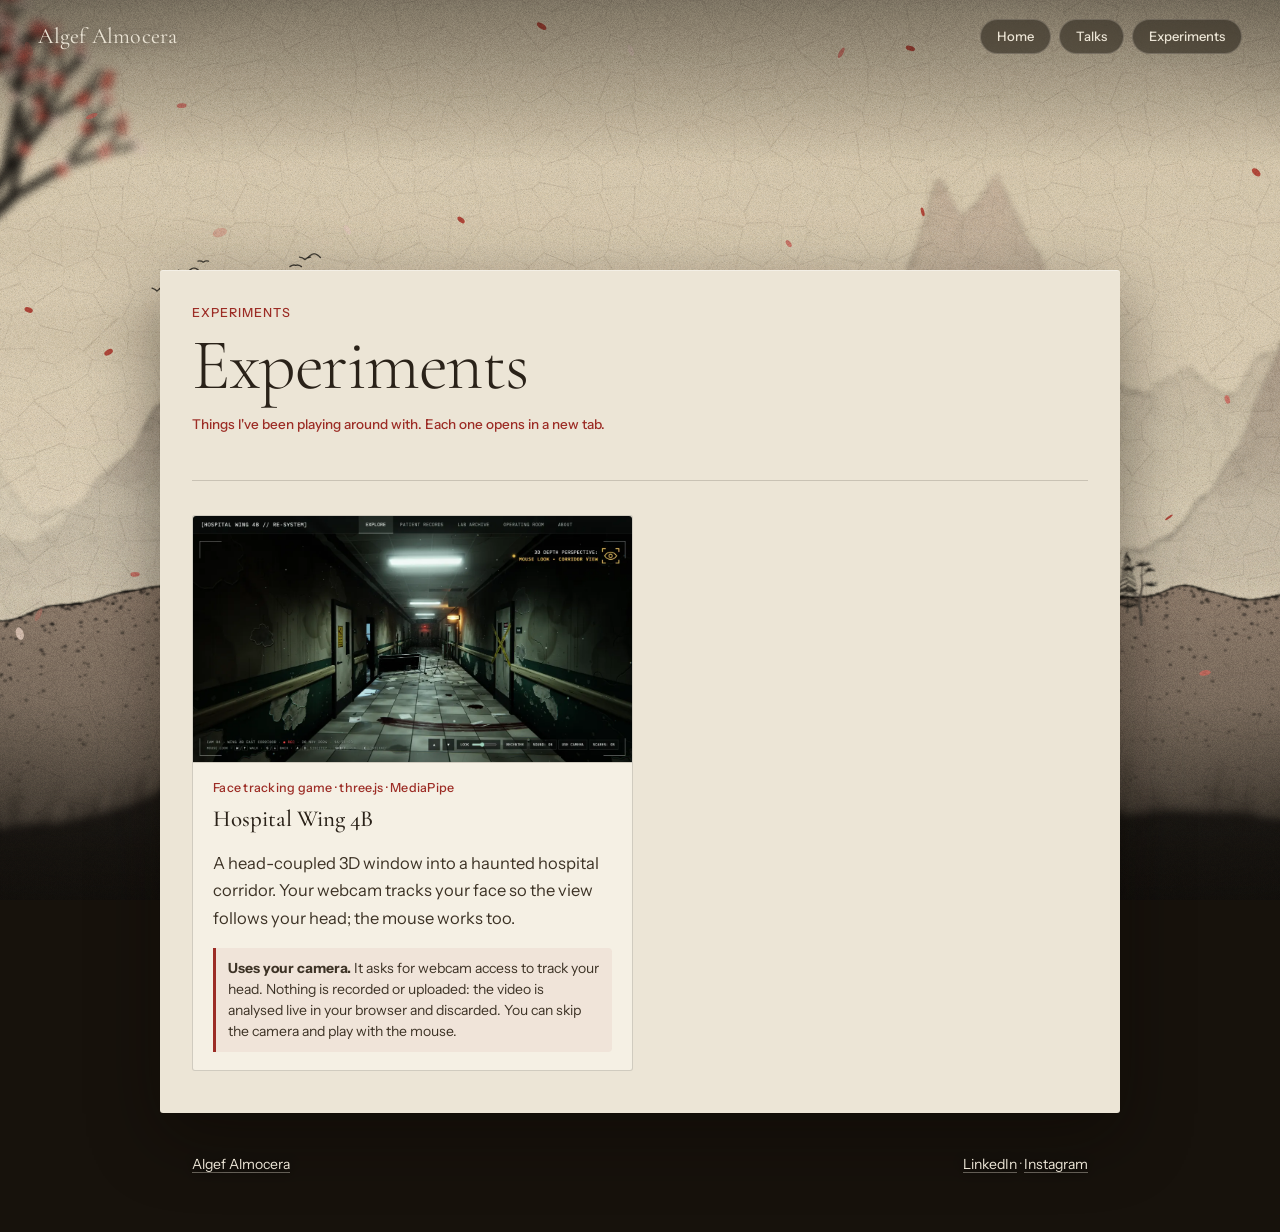
<file: experiments/index.html>
<!doctype html>
<html lang="en">
<head>
  <meta charset="utf-8">
  <meta name="viewport" content="width=device-width, initial-scale=1">
  <title>Experiments · Algef Almocera</title>
  <meta name="description" content="Things Algef Almocera has been playing around with.">
  <link rel="icon" href="/assets/favicon.svg" type="image/svg+xml">
  <link rel="preconnect" href="https://fonts.googleapis.com">
  <link rel="preconnect" href="https://fonts.gstatic.com" crossorigin>
  <link href="https://fonts.googleapis.com/css2?family=Cormorant+Garamond:ital,wght@0,300;0,400;0,500;1,300;1,400&family=Instrument+Sans:wght@400;500&display=swap" rel="stylesheet">
  <link rel="stylesheet" href="/assets/site.css">
  <style>
    .card .shot { margin: -18px -20px 16px; border-bottom: 1px solid var(--rule); border-radius: var(--radius) var(--radius) 0 0; aspect-ratio: 16 / 9; width: calc(100% + 40px); height: auto; max-width: none; object-fit: cover; }
    .card .note { margin-top: 12px; padding: 10px 12px; border-left: 3px solid var(--seal); background: rgba(156, 44, 37, .06); font: 400 14px/1.5 var(--sans); }
  </style>
</head>
<body>
  <header class="topbar">
    <div class="wrap">
      <a class="brand" href="/">Algef Almocera</a>
      <nav aria-label="Main">
        <a href="/">Home</a>
        <a href="/talks/">Talks</a>
        <a href="/experiments/">Experiments</a>
      </nav>
    </div>
  </header>

  <div class="street" data-seed="experiments" aria-hidden="true"></div>

  <main class="wrap">
    <div class="talk-head">
      <p class="kicker">Experiments</p>
      <h1>Experiments</h1>
      <p class="meta">Things I've been playing around with. Each one opens in a new tab.</p>
    </div>

    <section>
      <div class="grid2">
        <a class="card" href="/experiments/hospital-wing-4b/" target="_blank" rel="noopener">
          <img class="shot" src="/experiments/hospital-wing-4b/preview.webp" width="1200" height="675" alt="A dim, abandoned hospital corridor with flickering lights, an overturned gurney and taped-off doors, framed by a security-camera style HUD" loading="lazy">
          <p class="meta">Face tracking game · three.js · MediaPipe</p>
          <h3>Hospital Wing 4B</h3>
          <p>A head-coupled 3D window into a haunted hospital corridor. Your webcam tracks your face so the view follows your head; the mouse works too.</p>
          <p class="note"><strong>Uses your camera.</strong> It asks for webcam access to track your head. Nothing is recorded or uploaded: the video is analysed live in your browser and discarded. You can skip the camera and play with the mouse.</p>
        </a>
      </div>
    </section>
  </main>

  <footer>
    <div class="wrap">
      <span><a href="/">Algef Almocera</a></span>
      <span><a href="https://www.linkedin.com/in/algef-almocera-666a2b35/" rel="noopener" target="_blank">LinkedIn</a> · <a href="https://www.instagram.com/algef.almocera/" rel="noopener" target="_blank">Instagram</a></span>
    </div>
  </footer>
  <script src="/assets/fresco.js" defer></script>
</body>
</html>
</file>
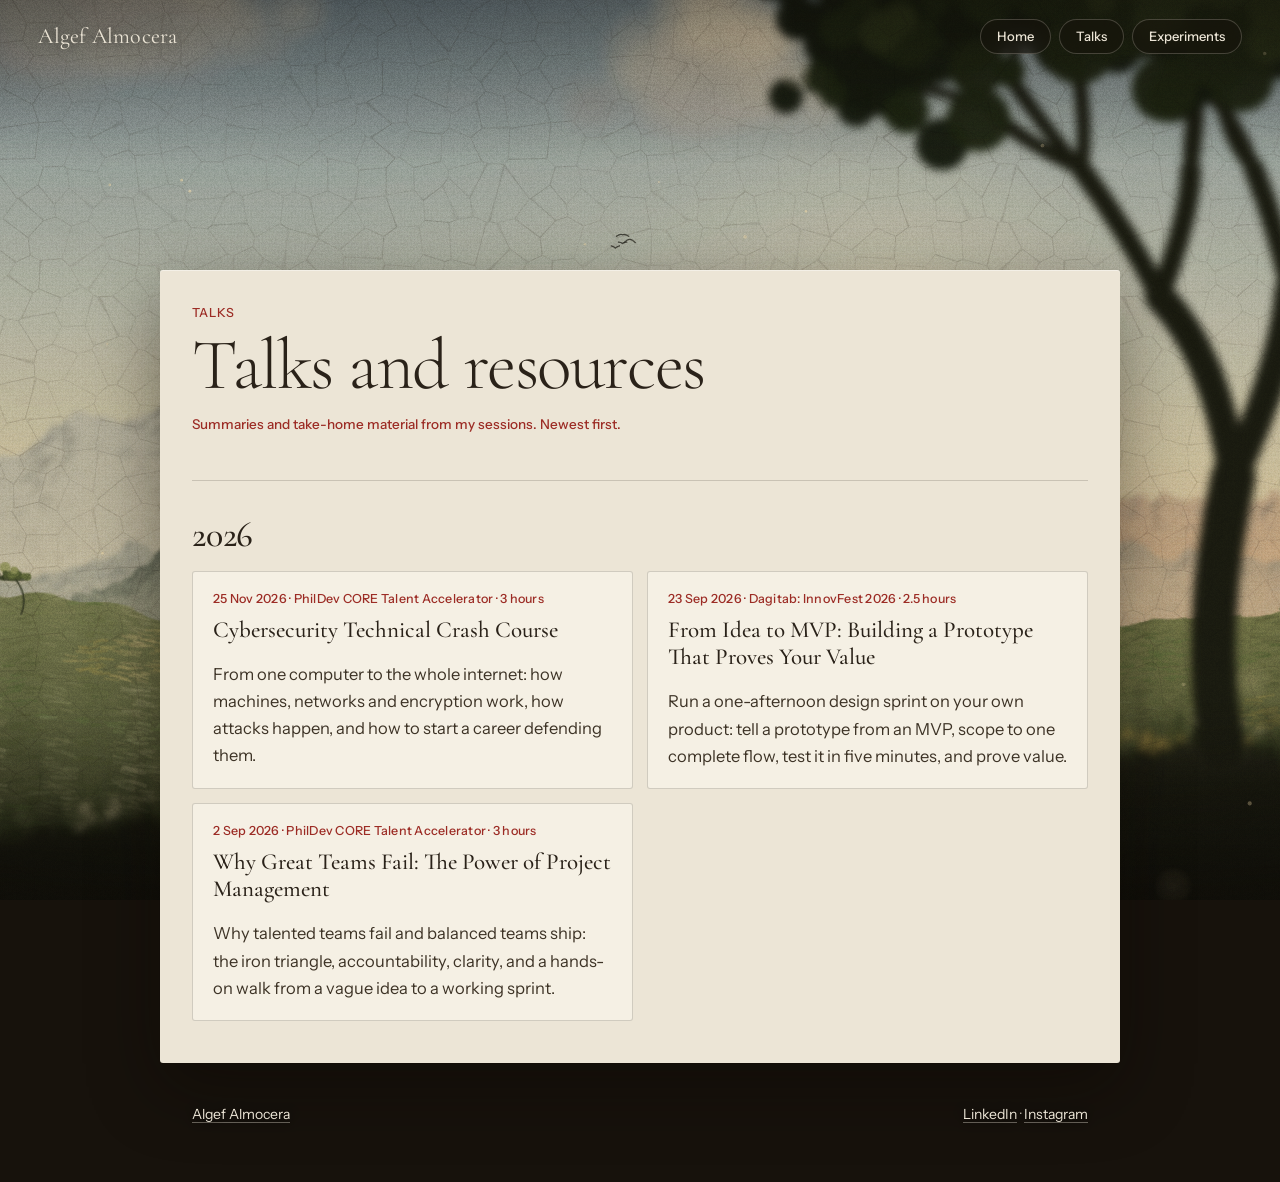
<file: talks/index.html>
<!doctype html>
<html lang="en">
<head>
  <meta charset="utf-8">
  <meta name="viewport" content="width=device-width, initial-scale=1">
  <title>Talks · Algef Almocera</title>
  <meta name="description" content="Talks by Algef Almocera, with summaries and take-home resources.">
  <link rel="icon" href="/assets/favicon.svg" type="image/svg+xml">
  <link rel="preconnect" href="https://fonts.googleapis.com">
  <link rel="preconnect" href="https://fonts.gstatic.com" crossorigin>
  <link href="https://fonts.googleapis.com/css2?family=Cormorant+Garamond:ital,wght@0,300;0,400;0,500;1,300;1,400&family=Instrument+Sans:wght@400;500&display=swap" rel="stylesheet">
  <link rel="stylesheet" href="/assets/site.css">
</head>
<body>
  <header class="topbar">
    <div class="wrap">
      <a class="brand" href="/">Algef Almocera</a>
      <nav aria-label="Main">
        <a href="/">Home</a>
        <a href="/talks/">Talks</a>
        <a href="/experiments/">Experiments</a>
      </nav>
    </div>
  </header>

  <div class="street" data-seed="talks" aria-hidden="true"></div>

  <main class="wrap">
    <div class="talk-head">
      <p class="kicker">Talks</p>
      <h1>Talks and resources</h1>
      <p class="meta">Summaries and take-home material from my sessions. Newest first.</p>
    </div>

    <section>
      <h2>2026</h2>
      <div class="grid2">
        <a class="card" href="/talks/261125-cybersecurity/">
          <p class="meta">25 Nov 2026 · PhilDev CORE Talent Accelerator · 3 hours</p>
          <h3>Cybersecurity Technical Crash Course</h3>
          <p>From one computer to the whole internet: how machines, networks and encryption work, how attacks happen, and how to start a career defending them.</p>
        </a>
        <a class="card" href="/talks/260923-prototype-mvp/">
          <p class="meta">23 Sep 2026 · Dagitab: InnovFest 2026 · 2.5 hours</p>
          <h3>From Idea to MVP: Building a Prototype That Proves Your Value</h3>
          <p>Run a one-afternoon design sprint on your own product: tell a prototype from an MVP, scope to one complete flow, test it in five minutes, and prove value.</p>
        </a>
        <a class="card" href="/talks/260902-project-management/">
          <p class="meta">2 Sep 2026 · PhilDev CORE Talent Accelerator · 3 hours</p>
          <h3>Why Great Teams Fail: The Power of Project Management</h3>
          <p>Why talented teams fail and balanced teams ship: the iron triangle, accountability, clarity, and a hands-on walk from a vague idea to a working sprint.</p>
        </a>
      </div>
    </section>
  </main>

  <footer>
    <div class="wrap">
      <span><a href="/">Algef Almocera</a></span>
      <span><a href="https://www.linkedin.com/in/algef-almocera-666a2b35/" rel="noopener" target="_blank">LinkedIn</a> · <a href="https://www.instagram.com/algef.almocera/" rel="noopener" target="_blank">Instagram</a></span>
    </div>
  </footer>
  <script src="/assets/fresco.js" defer></script>
</body>
</html>
</file>
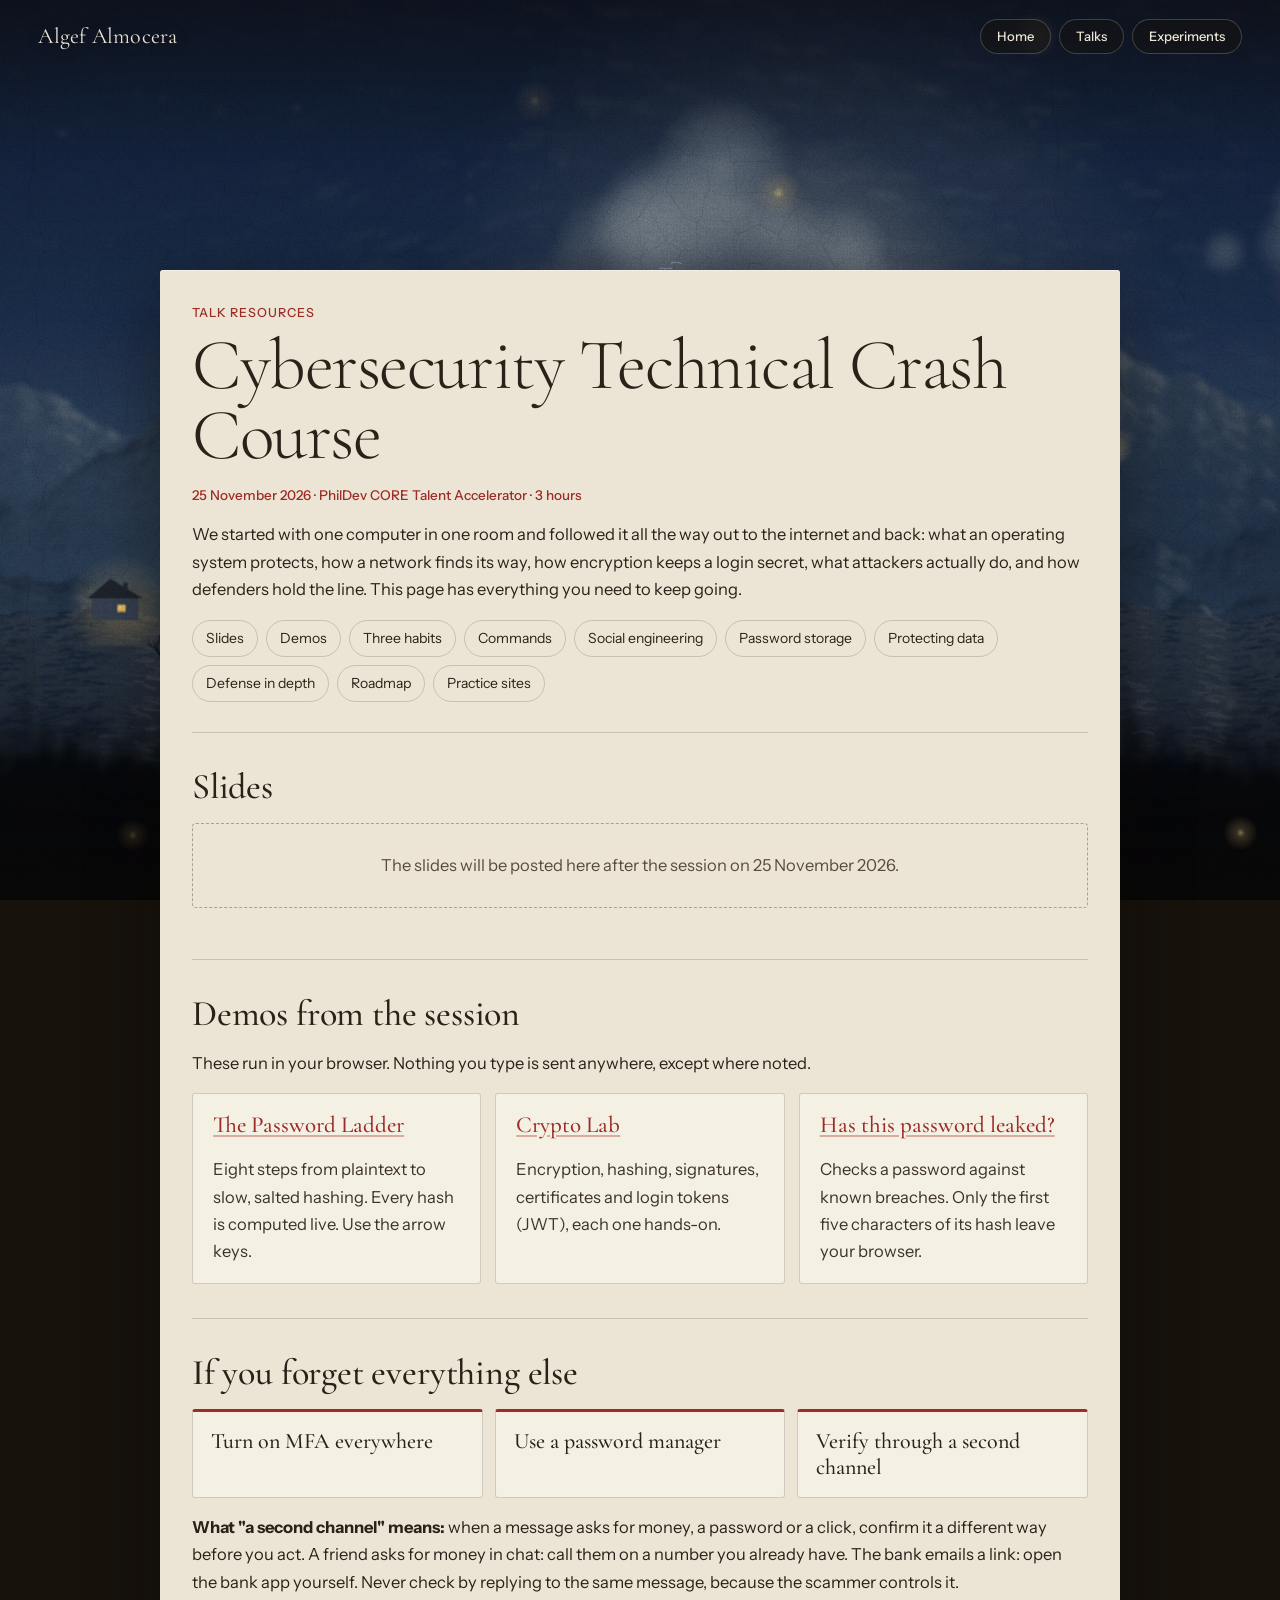
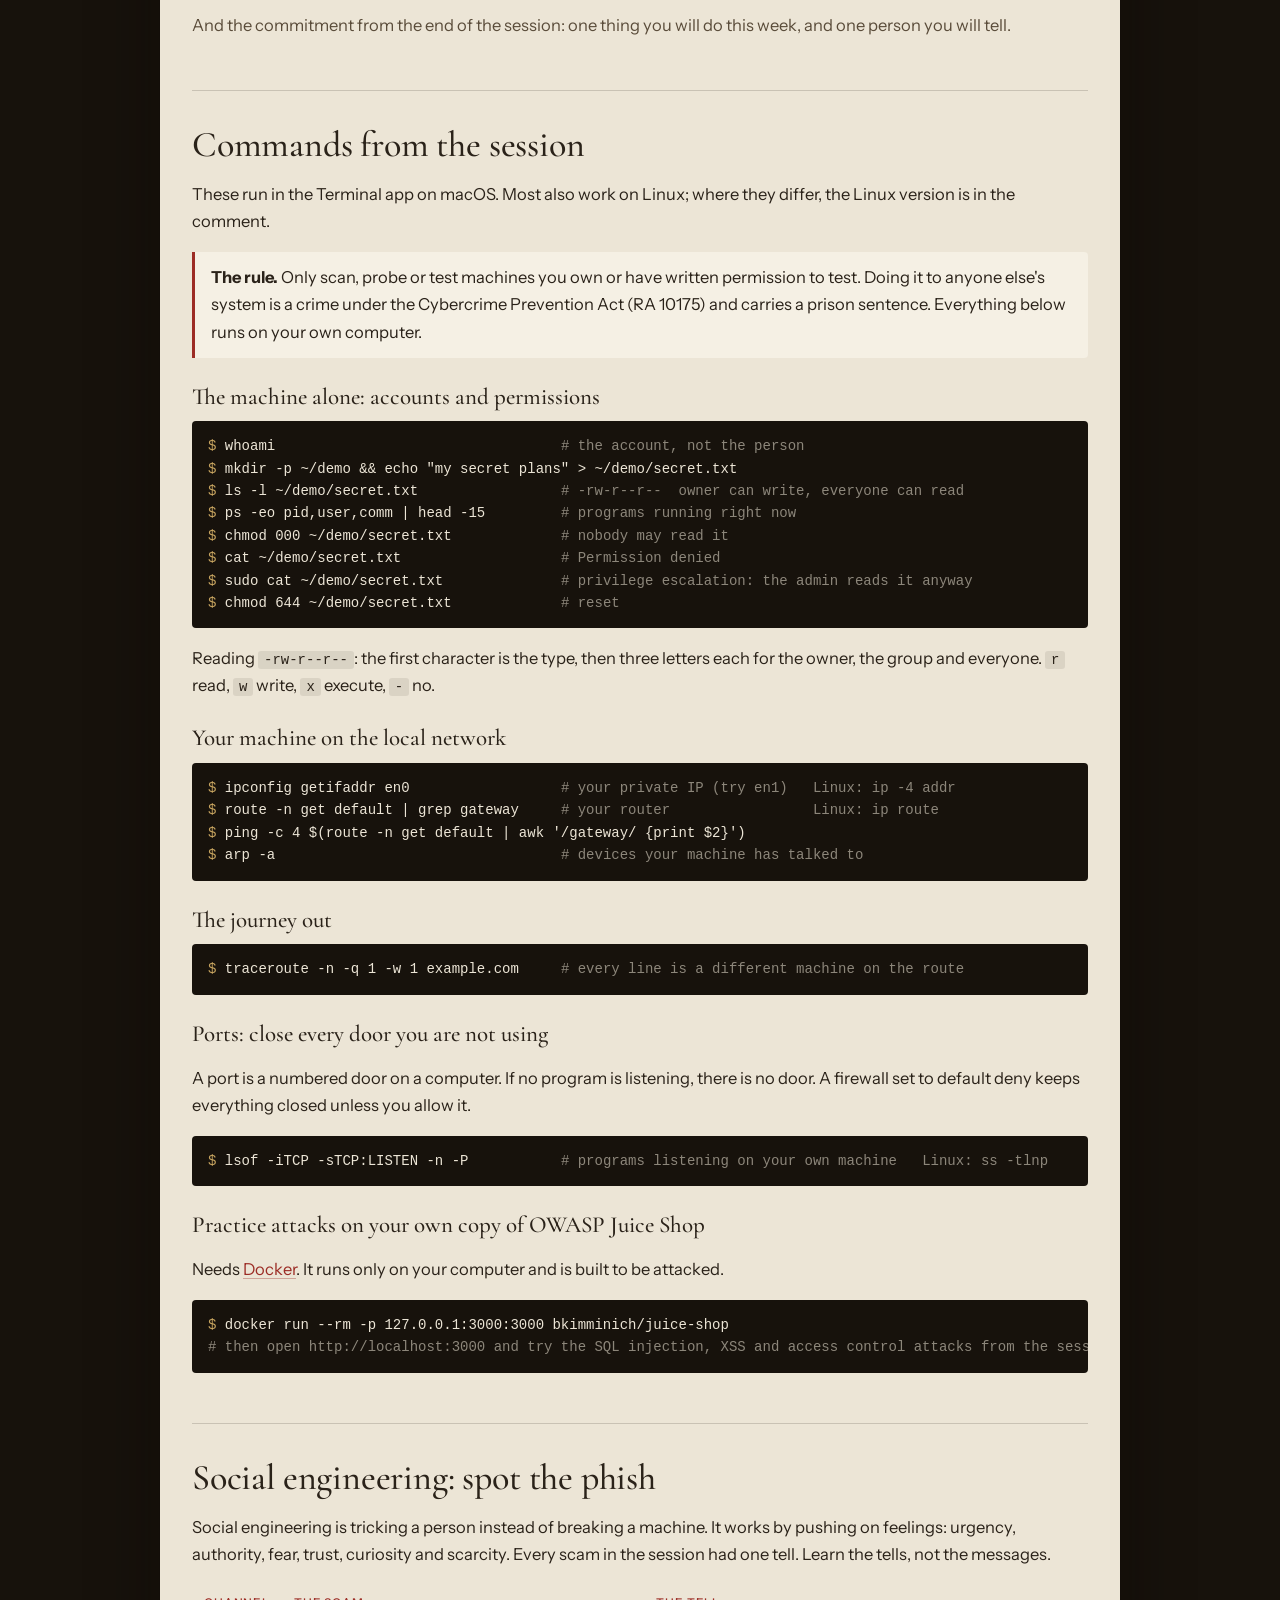
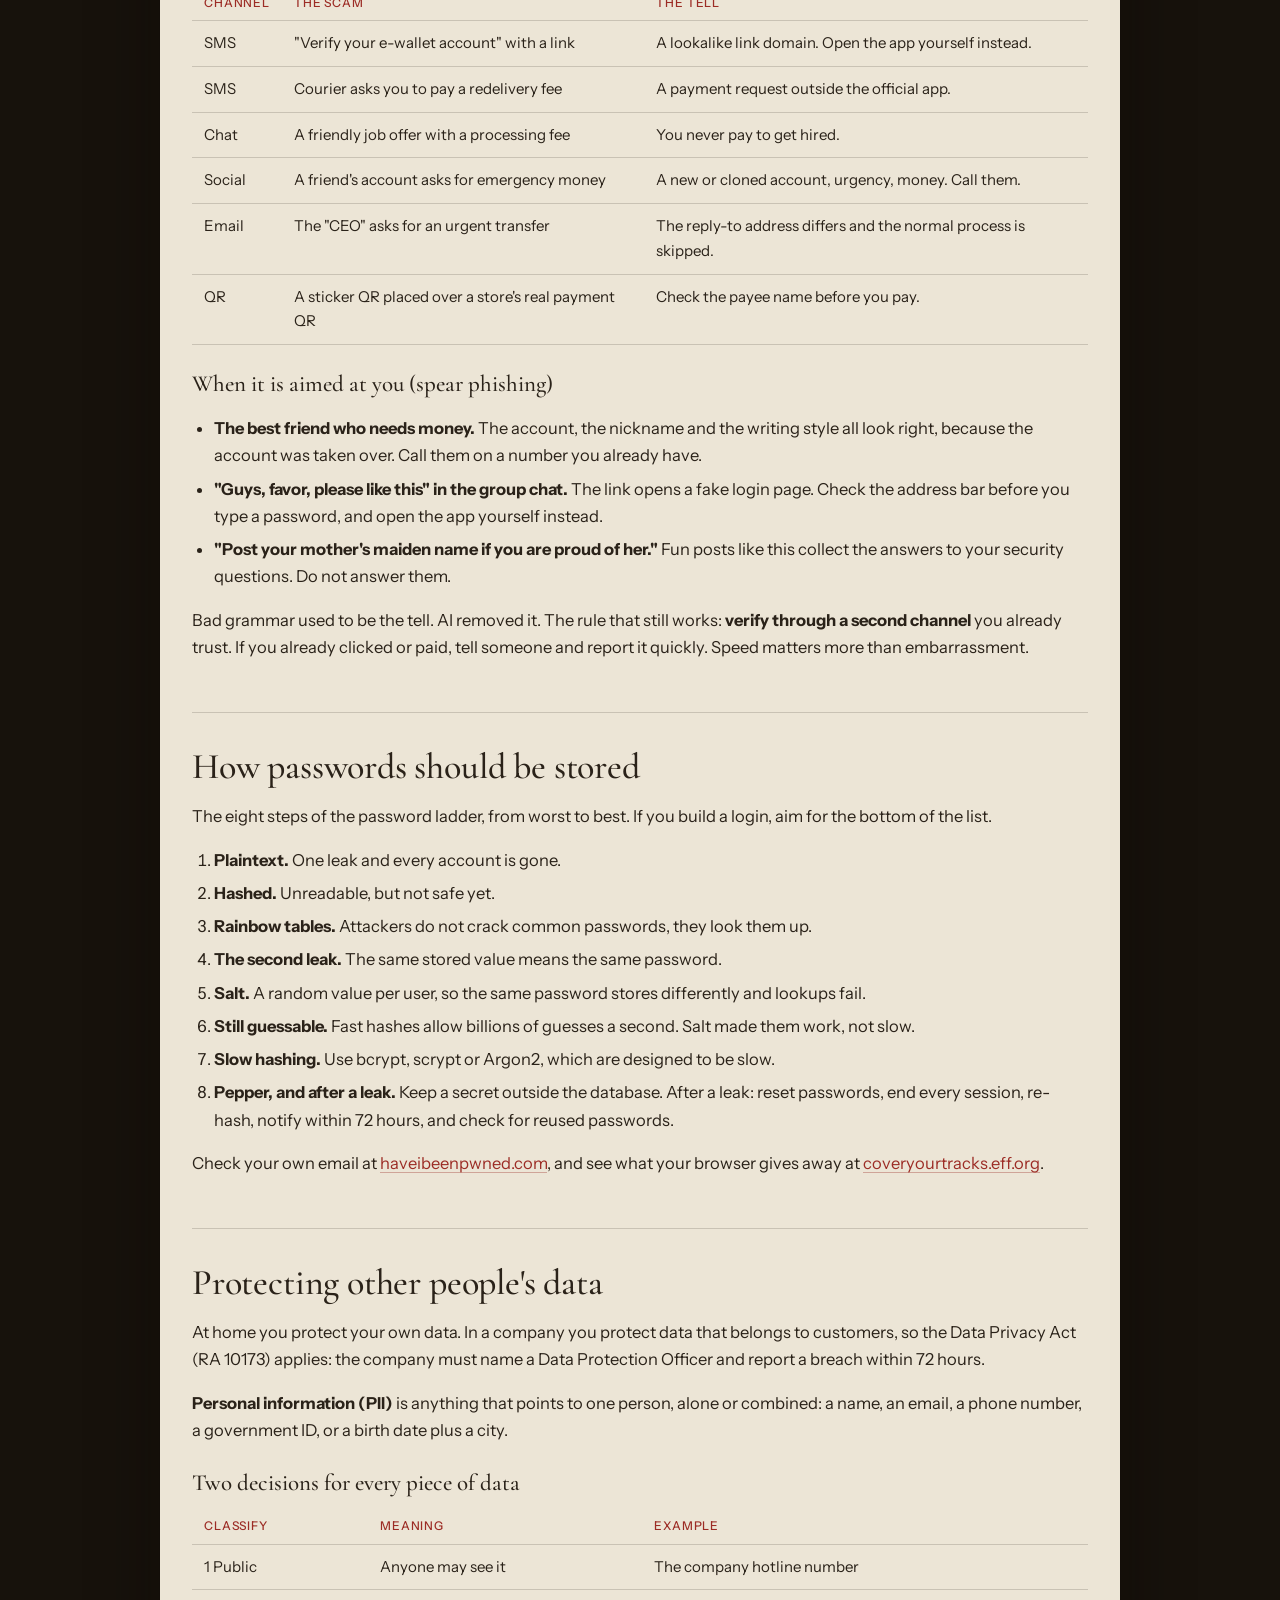
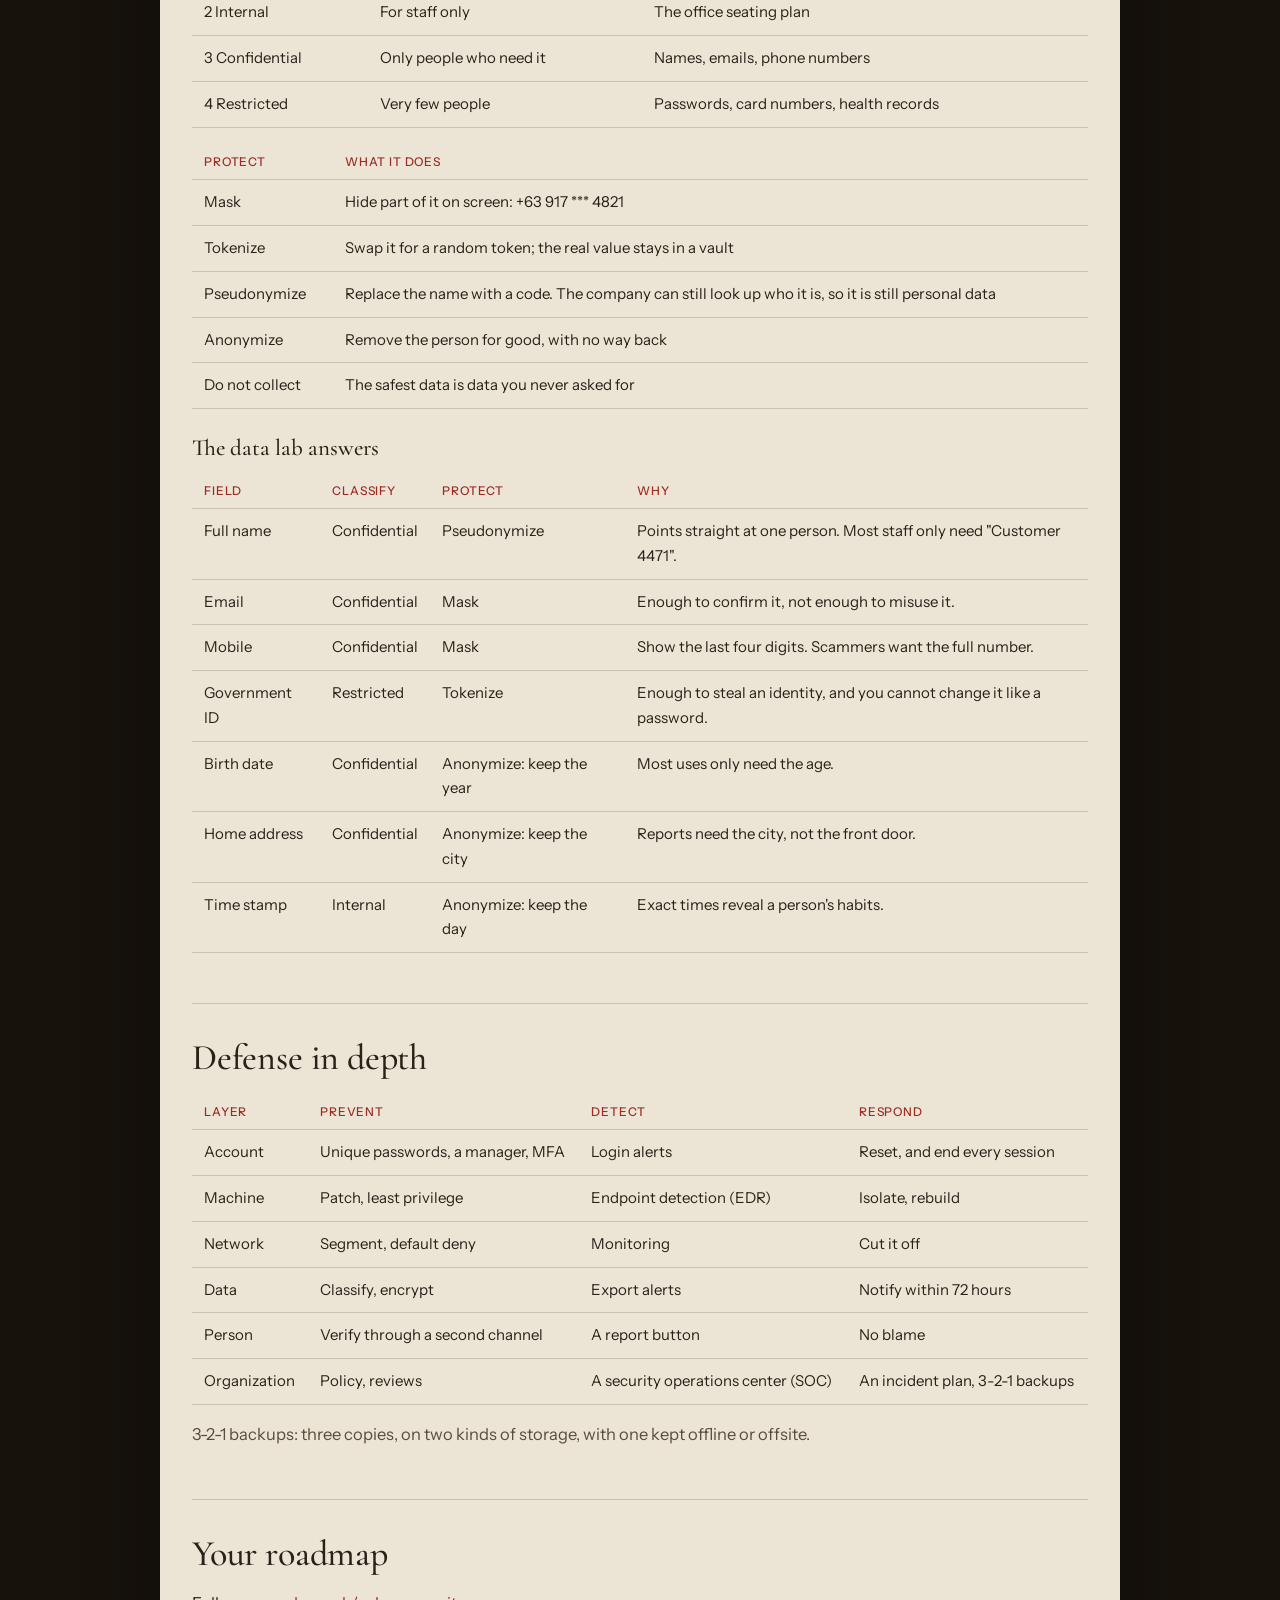
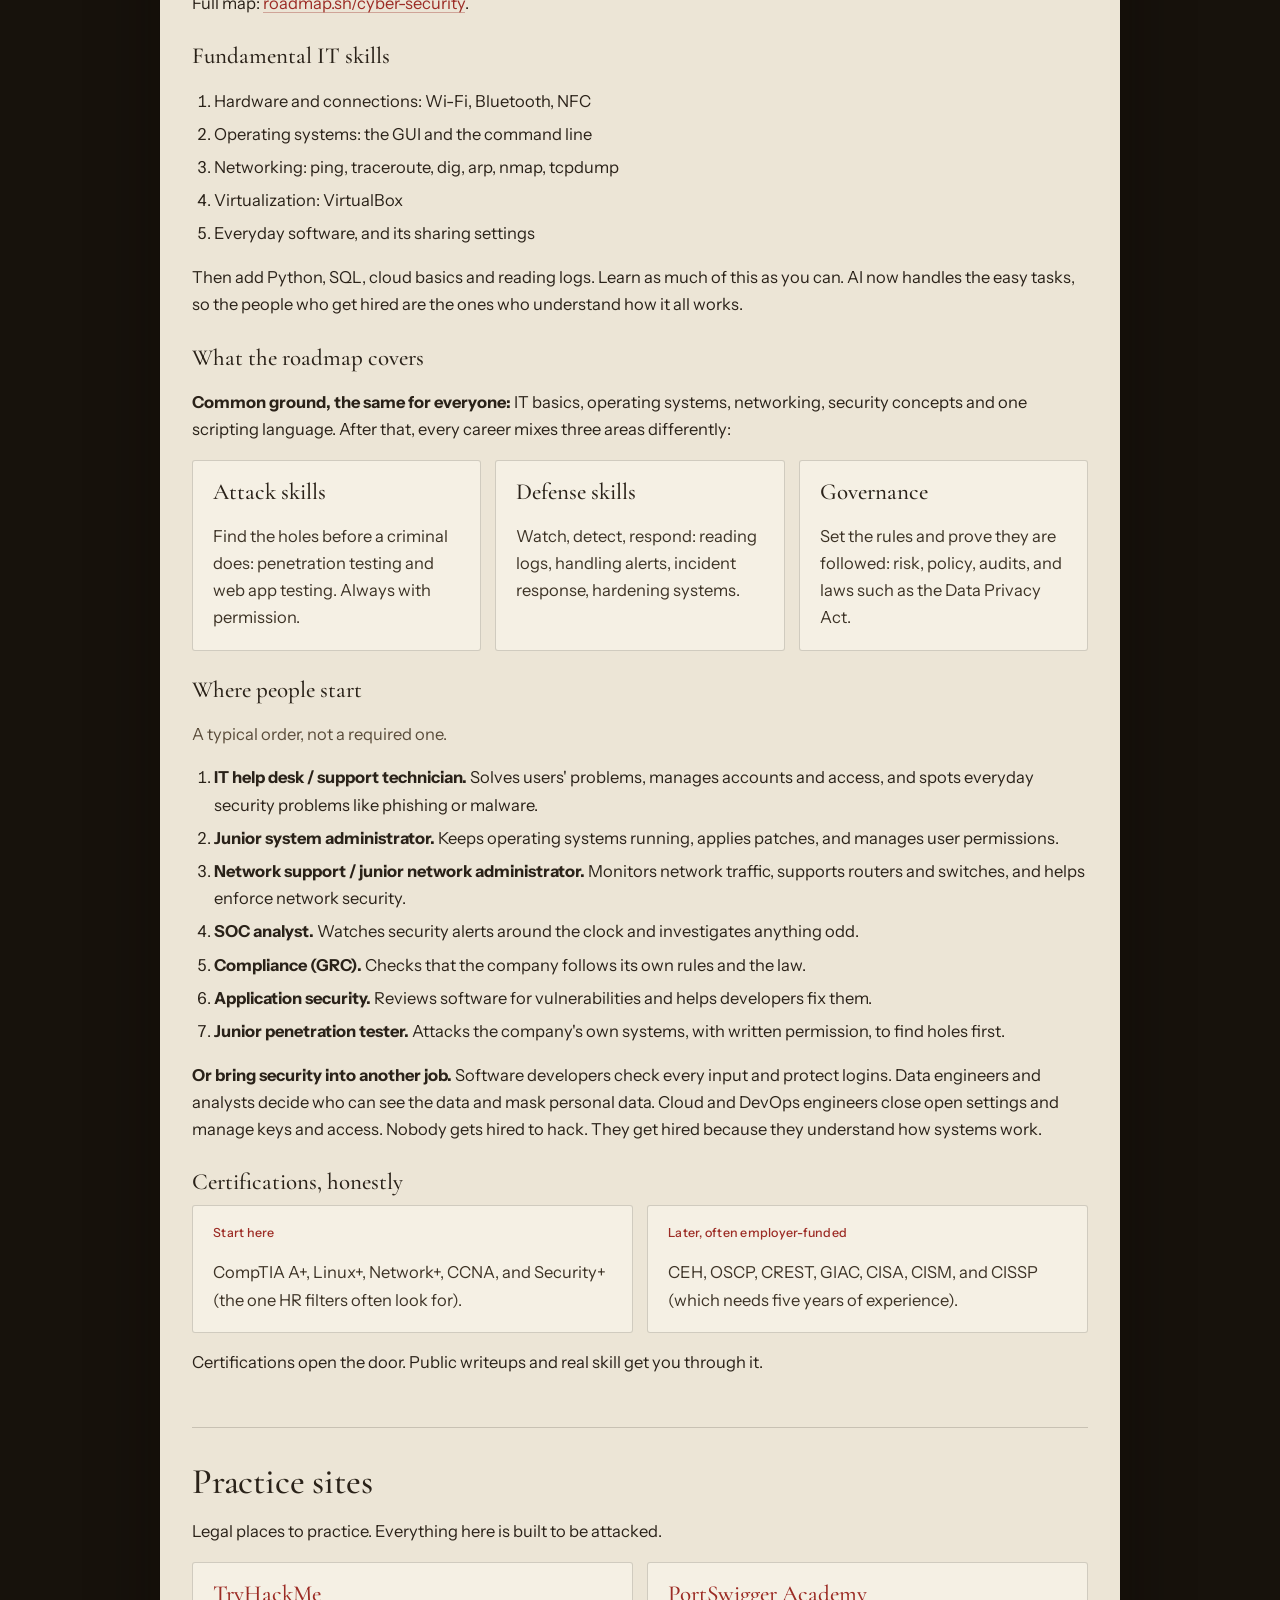
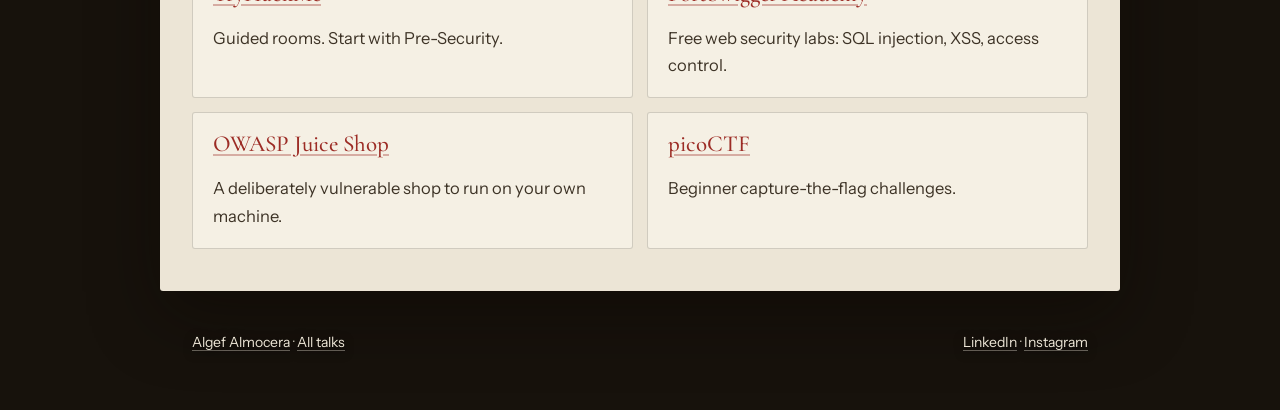
<file: talks/261125-cybersecurity/index.html>
<!doctype html>
<html lang="en">
<head>
  <meta charset="utf-8">
  <meta name="viewport" content="width=device-width, initial-scale=1">
  <title>Cybersecurity Technical Crash Course · Algef Almocera</title>
  <meta name="description" content="Take-home resources from the Cybersecurity Technical Crash Course: live demos, commands, checklists, the data lab answers, and the roadmap for starting in security.">
  <link rel="icon" href="/assets/favicon.svg" type="image/svg+xml">
  <link rel="preconnect" href="https://fonts.googleapis.com">
  <link rel="preconnect" href="https://fonts.gstatic.com" crossorigin>
  <link href="https://fonts.googleapis.com/css2?family=Cormorant+Garamond:ital,wght@0,300;0,400;0,500;1,300;1,400&family=Instrument+Sans:wght@400;500&display=swap" rel="stylesheet">
  <link rel="stylesheet" href="/assets/site.css">
</head>
<body>
  <header class="topbar">
    <div class="wrap">
      <a class="brand" href="/">Algef Almocera</a>
      <nav aria-label="Main">
        <a href="/">Home</a>
        <a href="/talks/">Talks</a>
        <a href="/experiments/">Experiments</a>
      </nav>
    </div>
  </header>

  <div class="street" data-seed="261125-cybersecurity" aria-hidden="true"></div>

  <main class="wrap">
    <div class="talk-head">
      <p class="kicker">Talk resources</p>
      <h1>Cybersecurity Technical Crash Course</h1>
      <p class="meta">25 November 2026 · PhilDev CORE Talent Accelerator · 3 hours</p>
      <p>We started with one computer in one room and followed it all the way out to the internet and back: what an operating system protects, how a network finds its way, how encryption keeps a login secret, what attackers actually do, and how defenders hold the line. This page has everything you need to keep going.</p>
      <ul class="toc">
        <li><a href="#slides">Slides</a></li>
        <li><a href="#demos">Demos</a></li>
        <li><a href="#habits">Three habits</a></li>
        <li><a href="#commands">Commands</a></li>
        <li><a href="#phish">Social engineering</a></li>
        <li><a href="#passwords">Password storage</a></li>
        <li><a href="#data">Protecting data</a></li>
        <li><a href="#defense">Defense in depth</a></li>
        <li><a href="#roadmap">Roadmap</a></li>
        <li><a href="#practice">Practice sites</a></li>
      </ul>
    </div>

    <section id="slides">
      <h2>Slides</h2>
      <p class="deck-later">The slides will be posted here after the session on 25 November 2026.</p>
    </section>

    <section id="demos">
      <h2>Demos from the session</h2>
      <p>These run in your browser. Nothing you type is sent anywhere, except where noted.</p>
      <div class="grid3">
        <div class="card"><h3><a href="demo/password-ladder.html">The Password Ladder</a></h3><p>Eight steps from plaintext to slow, salted hashing. Every hash is computed live. Use the arrow keys.</p></div>
        <div class="card"><h3><a href="demo/crypto-lab.html">Crypto Lab</a></h3><p>Encryption, hashing, signatures, certificates and login tokens (JWT), each one hands-on.</p></div>
        <div class="card"><h3><a href="demo/password-leak-check.html">Has this password leaked?</a></h3><p>Checks a password against known breaches. Only the first five characters of its hash leave your browser.</p></div>
      </div>
    </section>

    <section id="habits">
      <h2>If you forget everything else</h2>
      <div class="habits">
        <div class="habit">Turn on MFA everywhere</div>
        <div class="habit">Use a password manager</div>
        <div class="habit">Verify through a second channel</div>
      </div>
      <p><strong>What "a second channel" means:</strong> when a message asks for money, a password or a click, confirm it a different way before you act. A friend asks for money in chat: call them on a number you already have. The bank emails a link: open the bank app yourself. Never check by replying to the same message, because the scammer controls it.</p>
      <p class="muted">And the commitment from the end of the session: one thing you will do this week, and one person you will tell.</p>
    </section>

    <section id="commands">
      <h2>Commands from the session</h2>
      <p>These run in the Terminal app on macOS. Most also work on Linux; where they differ, the Linux version is in the comment.</p>

      <div class="note warn"><strong>The rule.</strong> Only scan, probe or test machines you own or have written permission to test. Doing it to anyone else's system is a crime under the Cybercrime Prevention Act (RA 10175) and carries a prison sentence. Everything below runs on your own computer.</div>

      <h3>The machine alone: accounts and permissions</h3>
<pre><code><span class="p">$ </span>whoami                                  <span class="c"># the account, not the person</span>
<span class="p">$ </span>mkdir -p ~/demo &amp;&amp; echo "my secret plans" &gt; ~/demo/secret.txt
<span class="p">$ </span>ls -l ~/demo/secret.txt                 <span class="c"># -rw-r--r--  owner can write, everyone can read</span>
<span class="p">$ </span>ps -eo pid,user,comm | head -15         <span class="c"># programs running right now</span>
<span class="p">$ </span>chmod 000 ~/demo/secret.txt             <span class="c"># nobody may read it</span>
<span class="p">$ </span>cat ~/demo/secret.txt                   <span class="c"># Permission denied</span>
<span class="p">$ </span>sudo cat ~/demo/secret.txt              <span class="c"># privilege escalation: the admin reads it anyway</span>
<span class="p">$ </span>chmod 644 ~/demo/secret.txt             <span class="c"># reset</span></code></pre>
      <p>Reading <code>-rw-r--r--</code>: the first character is the type, then three letters each for the owner, the group and everyone. <code>r</code> read, <code>w</code> write, <code>x</code> execute, <code>-</code> no.</p>

      <h3>Your machine on the local network</h3>
<pre><code><span class="p">$ </span>ipconfig getifaddr en0                  <span class="c"># your private IP (try en1)   Linux: ip -4 addr</span>
<span class="p">$ </span>route -n get default | grep gateway     <span class="c"># your router                 Linux: ip route</span>
<span class="p">$ </span>ping -c 4 $(route -n get default | awk '/gateway/ {print $2}')
<span class="p">$ </span>arp -a                                  <span class="c"># devices your machine has talked to</span></code></pre>

      <h3>The journey out</h3>
<pre><code><span class="p">$ </span>traceroute -n -q 1 -w 1 example.com     <span class="c"># every line is a different machine on the route</span></code></pre>

      <h3>Ports: close every door you are not using</h3>
      <p>A port is a numbered door on a computer. If no program is listening, there is no door. A firewall set to default deny keeps everything closed unless you allow it.</p>
<pre><code><span class="p">$ </span>lsof -iTCP -sTCP:LISTEN -n -P           <span class="c"># programs listening on your own machine   Linux: ss -tlnp</span></code></pre>

      <h3>Practice attacks on your own copy of OWASP Juice Shop</h3>
      <p>Needs <a href="https://www.docker.com/products/docker-desktop/" rel="noopener" target="_blank">Docker</a>. It runs only on your computer and is built to be attacked.</p>
<pre><code><span class="p">$ </span>docker run --rm -p 127.0.0.1:3000:3000 bkimminich/juice-shop
<span class="c"># then open http://localhost:3000 and try the SQL injection, XSS and access control attacks from the session</span></code></pre>
    </section>

    <section id="phish">
      <h2>Social engineering: spot the phish</h2>
      <p>Social engineering is tricking a person instead of breaking a machine. It works by pushing on feelings: urgency, authority, fear, trust, curiosity and scarcity. Every scam in the session had one tell. Learn the tells, not the messages.</p>
      <div class="table-wrap">
        <table>
          <thead><tr><th>Channel</th><th>The scam</th><th>The tell</th></tr></thead>
          <tbody>
            <tr><td>SMS</td><td>"Verify your e-wallet account" with a link</td><td>A lookalike link domain. Open the app yourself instead.</td></tr>
            <tr><td>SMS</td><td>Courier asks you to pay a redelivery fee</td><td>A payment request outside the official app.</td></tr>
            <tr><td>Chat</td><td>A friendly job offer with a processing fee</td><td>You never pay to get hired.</td></tr>
            <tr><td>Social</td><td>A friend's account asks for emergency money</td><td>A new or cloned account, urgency, money. Call them.</td></tr>
            <tr><td>Email</td><td>The "CEO" asks for an urgent transfer</td><td>The reply-to address differs and the normal process is skipped.</td></tr>
            <tr><td>QR</td><td>A sticker QR placed over a store's real payment QR</td><td>Check the payee name before you pay.</td></tr>
          </tbody>
        </table>
      </div>
      <h3>When it is aimed at you (spear phishing)</h3>
      <ul class="list">
        <li><strong>The best friend who needs money.</strong> The account, the nickname and the writing style all look right, because the account was taken over. Call them on a number you already have.</li>
        <li><strong>"Guys, favor, please like this" in the group chat.</strong> The link opens a fake login page. Check the address bar before you type a password, and open the app yourself instead.</li>
        <li><strong>"Post your mother's maiden name if you are proud of her."</strong> Fun posts like this collect the answers to your security questions. Do not answer them.</li>
      </ul>
      <p>Bad grammar used to be the tell. AI removed it. The rule that still works: <strong>verify through a second channel</strong> you already trust. If you already clicked or paid, tell someone and report it quickly. Speed matters more than embarrassment.</p>
    </section>

    <section id="passwords">
      <h2>How passwords should be stored</h2>
      <p>The eight steps of the password ladder, from worst to best. If you build a login, aim for the bottom of the list.</p>
      <ol class="steps">
        <li><strong>Plaintext.</strong> One leak and every account is gone.</li>
        <li><strong>Hashed.</strong> Unreadable, but not safe yet.</li>
        <li><strong>Rainbow tables.</strong> Attackers do not crack common passwords, they look them up.</li>
        <li><strong>The second leak.</strong> The same stored value means the same password.</li>
        <li><strong>Salt.</strong> A random value per user, so the same password stores differently and lookups fail.</li>
        <li><strong>Still guessable.</strong> Fast hashes allow billions of guesses a second. Salt made them work, not slow.</li>
        <li><strong>Slow hashing.</strong> Use bcrypt, scrypt or Argon2, which are designed to be slow.</li>
        <li><strong>Pepper, and after a leak.</strong> Keep a secret outside the database. After a leak: reset passwords, end every session, re-hash, notify within 72 hours, and check for reused passwords.</li>
      </ol>
      <p>Check your own email at <a href="https://haveibeenpwned.com/" rel="noopener" target="_blank">haveibeenpwned.com</a>, and see what your browser gives away at <a href="https://coveryourtracks.eff.org/" rel="noopener" target="_blank">coveryourtracks.eff.org</a>.</p>
    </section>


    <section id="data">
      <h2>Protecting other people's data</h2>
      <p>At home you protect your own data. In a company you protect data that belongs to customers, so the Data Privacy Act (RA 10173) applies: the company must name a Data Protection Officer and report a breach within 72 hours.</p>
      <p><strong>Personal information (PII)</strong> is anything that points to one person, alone or combined: a name, an email, a phone number, a government ID, or a birth date plus a city.</p>
      <h3>Two decisions for every piece of data</h3>
      <div class="table-wrap">
        <table>
          <thead><tr><th>Classify</th><th>Meaning</th><th>Example</th></tr></thead>
          <tbody>
            <tr><td>1 Public</td><td>Anyone may see it</td><td>The company hotline number</td></tr>
            <tr><td>2 Internal</td><td>For staff only</td><td>The office seating plan</td></tr>
            <tr><td>3 Confidential</td><td>Only people who need it</td><td>Names, emails, phone numbers</td></tr>
            <tr><td>4 Restricted</td><td>Very few people</td><td>Passwords, card numbers, health records</td></tr>
          </tbody>
        </table>
      </div>
      <div class="table-wrap">
        <table>
          <thead><tr><th>Protect</th><th>What it does</th></tr></thead>
          <tbody>
            <tr><td>Mask</td><td>Hide part of it on screen: +63 917 *** 4821</td></tr>
            <tr><td>Tokenize</td><td>Swap it for a random token; the real value stays in a vault</td></tr>
            <tr><td>Pseudonymize</td><td>Replace the name with a code. The company can still look up who it is, so it is still personal data</td></tr>
            <tr><td>Anonymize</td><td>Remove the person for good, with no way back</td></tr>
            <tr><td>Do not collect</td><td>The safest data is data you never asked for</td></tr>
          </tbody>
        </table>
      </div>
      <h3>The data lab answers</h3>
      <div class="table-wrap">
        <table>
          <thead><tr><th>Field</th><th>Classify</th><th>Protect</th><th>Why</th></tr></thead>
          <tbody>
            <tr><td>Full name</td><td>Confidential</td><td>Pseudonymize</td><td>Points straight at one person. Most staff only need "Customer 4471".</td></tr>
            <tr><td>Email</td><td>Confidential</td><td>Mask</td><td>Enough to confirm it, not enough to misuse it.</td></tr>
            <tr><td>Mobile</td><td>Confidential</td><td>Mask</td><td>Show the last four digits. Scammers want the full number.</td></tr>
            <tr><td>Government ID</td><td>Restricted</td><td>Tokenize</td><td>Enough to steal an identity, and you cannot change it like a password.</td></tr>
            <tr><td>Birth date</td><td>Confidential</td><td>Anonymize: keep the year</td><td>Most uses only need the age.</td></tr>
            <tr><td>Home address</td><td>Confidential</td><td>Anonymize: keep the city</td><td>Reports need the city, not the front door.</td></tr>
            <tr><td>Time stamp</td><td>Internal</td><td>Anonymize: keep the day</td><td>Exact times reveal a person's habits.</td></tr>
          </tbody>
        </table>
      </div>
    </section>

    <section id="defense">
      <h2>Defense in depth</h2>
      <div class="table-wrap">
        <table>
          <thead><tr><th>Layer</th><th>Prevent</th><th>Detect</th><th>Respond</th></tr></thead>
          <tbody>
            <tr><td>Account</td><td>Unique passwords, a manager, MFA</td><td>Login alerts</td><td>Reset, and end every session</td></tr>
            <tr><td>Machine</td><td>Patch, least privilege</td><td>Endpoint detection (EDR)</td><td>Isolate, rebuild</td></tr>
            <tr><td>Network</td><td>Segment, default deny</td><td>Monitoring</td><td>Cut it off</td></tr>
            <tr><td>Data</td><td>Classify, encrypt</td><td>Export alerts</td><td>Notify within 72 hours</td></tr>
            <tr><td>Person</td><td>Verify through a second channel</td><td>A report button</td><td>No blame</td></tr>
            <tr><td>Organization</td><td>Policy, reviews</td><td>A security operations center (SOC)</td><td>An incident plan, 3-2-1 backups</td></tr>
          </tbody>
        </table>
      </div>
      <p class="muted">3-2-1 backups: three copies, on two kinds of storage, with one kept offline or offsite.</p>
    </section>

    <section id="roadmap">
      <h2>Your roadmap</h2>
      <p>Full map: <a href="https://roadmap.sh/cyber-security" rel="noopener" target="_blank">roadmap.sh/cyber-security</a>.</p>

      <h3>Fundamental IT skills</h3>
      <ol class="steps">
        <li>Hardware and connections: Wi-Fi, Bluetooth, NFC</li>
        <li>Operating systems: the GUI and the command line</li>
        <li>Networking: ping, traceroute, dig, arp, nmap, tcpdump</li>
        <li>Virtualization: VirtualBox</li>
        <li>Everyday software, and its sharing settings</li>
      </ol>
      <p>Then add Python, SQL, cloud basics and reading logs. Learn as much of this as you can. AI now handles the easy tasks, so the people who get hired are the ones who understand how it all works.</p>

      <h3>What the roadmap covers</h3>
      <p><strong>Common ground, the same for everyone:</strong> IT basics, operating systems, networking, security concepts and one scripting language. After that, every career mixes three areas differently:</p>
      <div class="grid3">
        <div class="card"><h3>Attack skills</h3><p>Find the holes before a criminal does: penetration testing and web app testing. Always with permission.</p></div>
        <div class="card"><h3>Defense skills</h3><p>Watch, detect, respond: reading logs, handling alerts, incident response, hardening systems.</p></div>
        <div class="card"><h3>Governance</h3><p>Set the rules and prove they are followed: risk, policy, audits, and laws such as the Data Privacy Act.</p></div>
      </div>

      <h3>Where people start</h3>
      <p class="muted">A typical order, not a required one.</p>
      <ol class="steps">
        <li><strong>IT help desk / support technician.</strong> Solves users' problems, manages accounts and access, and spots everyday security problems like phishing or malware.</li>
        <li><strong>Junior system administrator.</strong> Keeps operating systems running, applies patches, and manages user permissions.</li>
        <li><strong>Network support / junior network administrator.</strong> Monitors network traffic, supports routers and switches, and helps enforce network security.</li>
        <li><strong>SOC analyst.</strong> Watches security alerts around the clock and investigates anything odd.</li>
        <li><strong>Compliance (GRC).</strong> Checks that the company follows its own rules and the law.</li>
        <li><strong>Application security.</strong> Reviews software for vulnerabilities and helps developers fix them.</li>
        <li><strong>Junior penetration tester.</strong> Attacks the company's own systems, with written permission, to find holes first.</li>
      </ol>
      <p><strong>Or bring security into another job.</strong> Software developers check every input and protect logins. Data engineers and analysts decide who can see the data and mask personal data. Cloud and DevOps engineers close open settings and manage keys and access. Nobody gets hired to hack. They get hired because they understand how systems work.</p>

      <h3>Certifications, honestly</h3>
      <div class="grid2">
        <div class="card">
          <p class="meta">Start here</p>
          <p>CompTIA A+, Linux+, Network+, CCNA, and Security+ (the one HR filters often look for).</p>
        </div>
        <div class="card">
          <p class="meta">Later, often employer-funded</p>
          <p>CEH, OSCP, CREST, GIAC, CISA, CISM, and CISSP (which needs five years of experience).</p>
        </div>
      </div>
      <p>Certifications open the door. Public writeups and real skill get you through it.</p>
    </section>

    <section id="practice">
      <h2>Practice sites</h2>
      <p>Legal places to practice. Everything here is built to be attacked.</p>
      <div class="grid2">
        <div class="card"><h3><a href="https://tryhackme.com/" rel="noopener" target="_blank">TryHackMe</a></h3><p>Guided rooms. Start with Pre-Security.</p></div>
        <div class="card"><h3><a href="https://portswigger.net/web-security" rel="noopener" target="_blank">PortSwigger Academy</a></h3><p>Free web security labs: SQL injection, XSS, access control.</p></div>
        <div class="card"><h3><a href="https://owasp.org/www-project-juice-shop/" rel="noopener" target="_blank">OWASP Juice Shop</a></h3><p>A deliberately vulnerable shop to run on your own machine.</p></div>
        <div class="card"><h3><a href="https://picoctf.org/" rel="noopener" target="_blank">picoCTF</a></h3><p>Beginner capture-the-flag challenges.</p></div>
      </div>
    </section>
  </main>

  <footer>
    <div class="wrap">
      <span><a href="/">Algef Almocera</a> · <a href="/talks/">All talks</a></span>
      <span><a href="https://www.linkedin.com/in/algef-almocera-666a2b35/" rel="noopener" target="_blank">LinkedIn</a> · <a href="https://www.instagram.com/algef.almocera/" rel="noopener" target="_blank">Instagram</a></span>
    </div>
  </footer>
  <script src="/assets/fresco.js" defer></script>
</body>
</html>
</file>
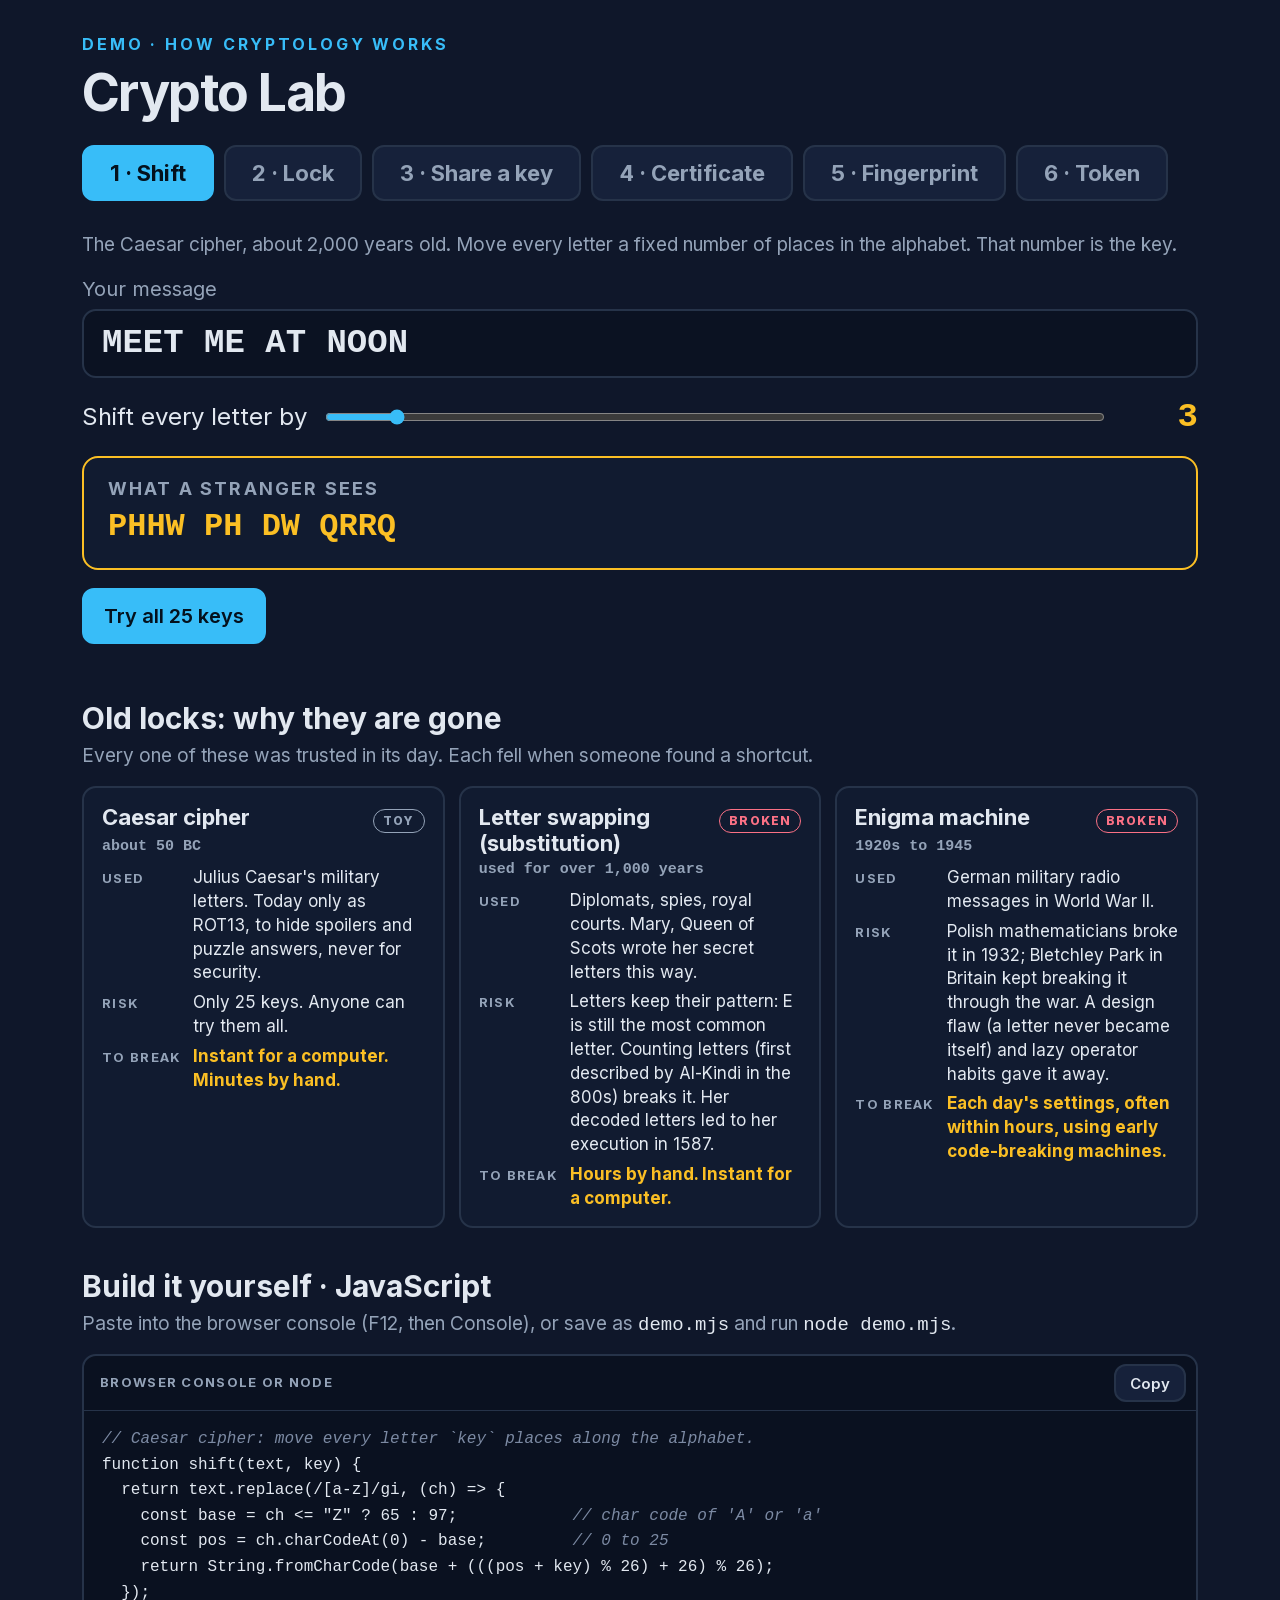
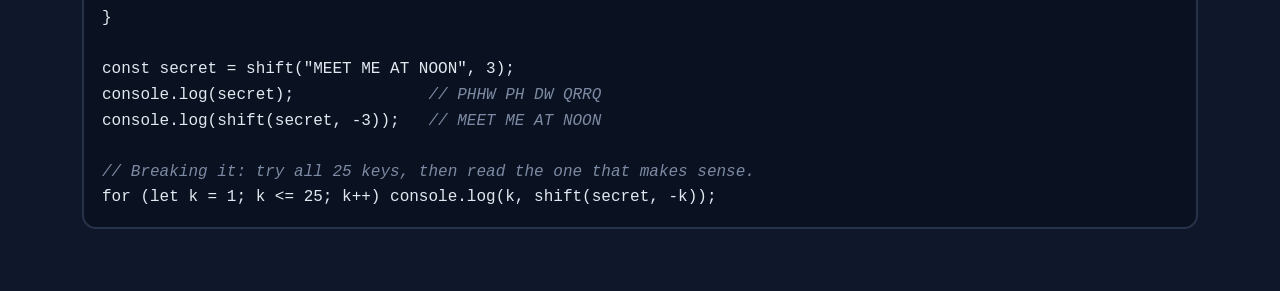
<file: talks/261125-cybersecurity/demo/crypto-lab.html>
<!doctype html>
<html lang="en">
<head>
<meta charset="utf-8">
<meta name="viewport" content="width=device-width, initial-scale=1">
<title>Crypto Lab</title>
<link rel="stylesheet" href="fonts/inter.css">
<style>
  /* Demo for 05 · How Cryptology Works. Runs offline from file:// (Web Crypto is available there in Chrome).
     Three tabs, one per slide: Shift (the first lock), Lock (real AES encryption), Fingerprint (real SHA-256 hashing).
     Nothing leaves the laptop. */
  :root {
    --bg: #0f172a; --panel: #111b30; --line: #263349; --text: #e2e8f0; --muted: #94a3b8;
    --amber: #fbbf24; --cyan: #38bdf8; --coral: #fb7185; --emerald: #34d399;
    --sans: "Inter", system-ui, -apple-system, "Segoe UI", sans-serif;
    --mono: ui-monospace, "JetBrains Mono", Menlo, monospace;
  }
  * { box-sizing: border-box; }
  html, body { margin: 0; background: var(--bg); color: var(--text); font-family: var(--sans); }
  main { max-width: 1180px; margin: 0 auto; padding: 36px 32px 64px; }
  .eyebrow { font: 700 16px/1 var(--sans); letter-spacing: .18em; text-transform: uppercase; color: var(--cyan); margin: 0 0 14px; }
  h1 { font-size: 52px; line-height: 1.05; letter-spacing: -.03em; margin: 0 0 24px; }
  .tabs { display: flex; gap: 10px; margin-bottom: 30px; flex-wrap: wrap; }
  .tabs button { font: 700 22px/1 var(--sans); padding: 0 26px; min-height: 56px; border-radius: 12px; border: 2px solid var(--line); background: #16213a; color: var(--muted); cursor: pointer; }
  .tabs button[aria-selected="true"] { background: var(--cyan); border-color: var(--cyan); color: #04111d; }
  section[role="tabpanel"][hidden] { display: none; }
  label { display: block; font-size: 20px; color: var(--muted); margin: 0 0 8px; }
  .row { display: flex; gap: 12px; flex-wrap: wrap; align-items: stretch; margin-bottom: 22px; }
  input { flex: 1 1 420px; min-width: 0; font: 600 34px/1.2 var(--mono); color: var(--text); background: #0b1222; border: 2px solid var(--line); border-radius: 14px; padding: 12px 18px; outline: none; }
  input.small { font-size: 26px; }
  input:focus { border-color: var(--cyan); }
  button { font: 600 20px/1 var(--sans); border-radius: 12px; padding: 0 20px; min-height: 56px; cursor: pointer; border: 2px solid var(--line); background: #16213a; color: var(--text); }
  button.primary { background: var(--cyan); border-color: var(--cyan); color: #04111d; }
  button:focus-visible, input:focus-visible { outline: 3px solid var(--amber); outline-offset: 3px; }
  .out { border-radius: 16px; padding: 20px 24px; border: 2px solid var(--line); background: var(--panel); margin-bottom: 18px; }
  .out .k { font-size: 18px; color: var(--muted); margin: 0 0 6px; text-transform: uppercase; letter-spacing: .12em; font-weight: 700; }
  .out .v { font: 600 32px/1.35 var(--mono); word-break: break-all; margin: 0; }
  .out.locked { border-color: var(--amber); } .out.locked .v { color: var(--amber); }
  .out.good { border-color: var(--emerald); } .out.good .v { color: var(--emerald); }
  .out.bad { border-color: var(--coral); } .out.bad .v { color: var(--coral); }
  .grid2 { display: grid; grid-template-columns: 1fr 1fr; gap: 18px; }
  @media (max-width: 800px) { .grid2 { grid-template-columns: 1fr; } }
  .list { font: 600 26px/1.55 var(--mono); columns: 3; column-gap: 28px; margin: 0; padding: 0; list-style: none; }
  .list li { color: var(--muted); }
  .list li b { color: var(--cyan); display: inline-block; width: 2.2em; }
  .list li.hit { color: var(--emerald); }
  .diff { color: var(--coral); }
  .same { color: var(--muted); }
  .note { font-size: 19px; color: var(--muted); line-height: 1.5; margin-top: 10px; }
  .slider { display: flex; align-items: center; gap: 16px; font-size: 24px; margin-bottom: 22px; }
  .slider input[type=range] { flex: 1; font: inherit; padding: 0; border: 0; background: none; accent-color: var(--cyan); }
  .kx { display: grid; grid-template-columns: 1fr 1.25fr 1fr; gap: 18px; margin-bottom: 18px; }
  .kx > div { border: 2px solid var(--line); border-radius: 16px; padding: 16px 18px; background: var(--panel); }
  .kx .mid { border-color: rgba(251, 113, 133, .45); }
  .kx h2 { margin: 0 0 12px; font-size: 26px; }
  .kx h2 span { display: block; font-size: 16px; color: var(--coral); font-weight: 600; margin-top: 4px; }
  .slot { display: flex; align-items: center; gap: 14px; margin: 0 0 12px; min-height: 76px; }
  .sw { flex: none; width: 72px; height: 72px; border-radius: 50%; border: 2px dashed var(--line); background: transparent; transition: background .6s, border-color .6s, transform .4s; }
  .sw.on { border: 2px solid rgba(255, 255, 255, .25); }
  .sw.pop { transform: scale(1.12); }
  .lbl { font-size: 18px; color: var(--muted); line-height: 1.3; }
  .lbl b { color: var(--amber); font-weight: 600; }
  .slot.eve { opacity: .25; transition: opacity .6s; } .slot.eve.on { opacity: 1; }
  .val { display: block; font: 700 19px/1.3 var(--mono); color: var(--amber); margin-top: 4px; white-space: pre-line; overflow-wrap: anywhere; }
  .val:empty { display: none; }
  .val.same { color: var(--emerald); } .val.wrong { color: var(--coral); }
  .calc { font: 600 24px/1.5 var(--mono); color: var(--text); margin: 10px 0 0; overflow-wrap: anywhere; }
  .calc:empty { display: none; }
  .calc .dim { color: var(--muted); font-family: var(--sans); font-weight: 500; font-size: 20px; }
  .seg { display: inline-flex; border: 2px solid var(--line); border-radius: 12px; overflow: hidden; }
  .seg button { border: 0; border-radius: 0; min-height: 52px; }
  .seg button[aria-pressed="true"] { background: var(--amber); color: #1a1205; }
  .world { margin-top: 34px; }
  .world h2 { font-size: 30px; margin: 0 0 6px; }
  .world .lead { font-size: 19px; color: var(--muted); margin: 0 0 16px; line-height: 1.45; }
  .cards { display: grid; grid-template-columns: repeat(auto-fill, minmax(330px, 1fr)); gap: 14px; }
  .lockcard { border: 2px solid var(--line); border-radius: 14px; padding: 16px 18px; background: var(--panel); }
  .lockcard h3 { margin: 0 0 4px; font-size: 22px; display: flex; justify-content: space-between; gap: 10px; align-items: baseline; }
  .lockcard .era { font: 600 15px/1.3 var(--mono); color: var(--muted); margin: 0 0 10px; }
  .pill { flex: none; font: 800 12px/1 var(--sans); letter-spacing: .1em; text-transform: uppercase; padding: 5px 9px; border-radius: 999px; border: 1.5px solid; }
  .pill.current { color: var(--emerald); border-color: var(--emerald); }
  .pill.legacy { color: var(--amber); border-color: var(--amber); }
  .pill.broken { color: var(--coral); border-color: var(--coral); }
  .pill.toy { color: var(--muted); border-color: var(--muted); }
  .lockcard dl { margin: 0; display: grid; grid-template-columns: max-content 1fr; gap: 6px 12px; font-size: 17px; line-height: 1.4; }
  .lockcard dt { color: var(--muted); font-weight: 700; font-size: 13px; letter-spacing: .1em; text-transform: uppercase; padding-top: 3px; }
  .lockcard dd { margin: 0; }
  .lockcard dd.ttb { color: var(--amber); font-weight: 700; }
  .lockcard.current dd.ttb { color: var(--emerald); }
  .v.sansv { font: 600 26px/1.4 var(--sans); }
  @media (max-width: 900px) { .kx { grid-template-columns: 1fr; } }
  @media (prefers-reduced-motion: reduce) { .sw { transition: none; } }
  .slider b { font: 700 34px/1 var(--mono); color: var(--amber); width: 2.2em; text-align: right; }
  .jwt { font: 600 22px/1.5 var(--mono) !important; }
  .jh, .jwt .jh { color: var(--coral); } .jp, .jwt .jp { color: var(--amber); } .js, .jwt .js { color: var(--cyan); }
  .jwt .dot { color: var(--muted); }
  .jwt .changed { background: rgba(251, 113, 133, .22); border-radius: 4px; }
  .jsonv { font: 600 20px/1.5 var(--mono) !important; white-space: pre-wrap; }
  .k2 { font-size: 18px; color: var(--muted); margin: 24px 0 10px; text-transform: uppercase; letter-spacing: .12em; font-weight: 700; }
  .jedit { margin: -6px 0 6px; font-size: 18px; color: var(--muted); }
  .jedit summary { cursor: pointer; padding: 6px 0; }
  .jedit textarea { width: 100%; min-height: 120px; margin-top: 8px; font: 500 18px/1.5 var(--mono); color: var(--text); background: #0b1222; border: 2px solid var(--line); border-radius: 12px; padding: 12px 14px; word-break: break-all; }
  .seg button { font-size: 18px; }
  .mono { font-family: var(--mono); word-break: break-all; }
  .vsteps { list-style: none; margin: 0 0 18px; padding: 0; display: grid; gap: 8px; }
  .vsteps li { display: flex; gap: 14px; align-items: flex-start; border: 2px solid var(--line); border-radius: 12px; padding: 10px 14px; background: var(--panel); }
  .vsteps .n { flex: none; width: 32px; height: 32px; border-radius: 50%; display: grid; place-items: center; font: 800 18px/1 var(--sans); border: 2px solid var(--line); color: var(--muted); }
  .vsteps li.ok .n { border-color: var(--emerald); color: var(--emerald); }
  .vsteps li.bad { border-color: rgba(251, 113, 133, .6); } .vsteps li.bad .n { border-color: var(--coral); color: var(--coral); }
  .vsteps li.skip { opacity: .45; }
  .vsteps b { display: block; font-size: 19px; margin-bottom: 3px; }
  .vsteps .d { display: block; font: 500 16px/1.5 var(--mono); color: var(--muted); word-break: break-all; }
  .vsteps .d b { display: inline; font: inherit; font-weight: 700; color: var(--text); }
  .vsteps .d .bad { color: var(--coral); }
  .build { margin-top: 40px; }
  .build h2 { font-size: 30px; margin: 0 0 6px; }
  .build .lead { font-size: 19px; color: var(--muted); margin: 0 0 4px; line-height: 1.45; }
  .build .lead code { font-family: var(--mono); color: var(--text); }
  .codebox { border: 2px solid var(--line); border-radius: 14px; background: #0a1120; margin-top: 14px; overflow: hidden; }
  .codebox header { display: flex; justify-content: space-between; align-items: center; gap: 12px; padding: 8px 10px 8px 16px; border-bottom: 1px solid var(--line); font: 700 13px/1.2 var(--sans); letter-spacing: .1em; text-transform: uppercase; color: var(--muted); }
  .codebox header button { min-height: 38px; padding: 6px 14px; font-size: 15px; }
  .codebox pre { margin: 0; padding: 16px 18px; overflow-x: auto; font: 500 16px/1.6 var(--mono); color: var(--text); tab-size: 2; }
  .codebox .c { color: #7c8aa3; font-style: italic; }
</style>
</head>
<body>
<main>
  <p class="eyebrow">Demo · How Cryptology Works</p>
  <h1>Crypto Lab</h1>

  <div class="tabs" role="tablist">
    <button role="tab" id="t-shift" aria-controls="p-shift" aria-selected="true">1 · Shift</button>
    <button role="tab" id="t-lock" aria-controls="p-lock" aria-selected="false">2 · Lock</button>
    <button role="tab" id="t-kx" aria-controls="p-kx" aria-selected="false">3 · Share a key</button>
    <button role="tab" id="t-cert" aria-controls="p-cert" aria-selected="false">4 · Certificate</button>
    <button role="tab" id="t-hash" aria-controls="p-hash" aria-selected="false">5 · Fingerprint</button>
    <button role="tab" id="t-jwt" aria-controls="p-jwt" aria-selected="false">6 · Token</button>
  </div>

  <!-- 1 · SHIFT: the first lock, and why it fails -->
  <section role="tabpanel" id="p-shift" aria-labelledby="t-shift">
    <p class="note" style="margin:0 0 18px">The Caesar cipher, about 2,000 years old. Move every letter a fixed number of places in the alphabet. That number is the key.</p>
    <label for="s-in">Your message</label>
    <div class="row"><input id="s-in" type="text" value="MEET ME AT NOON" autocomplete="off" spellcheck="false"></div>
    <div class="slider"><span>Shift every letter by</span><input id="s-key" type="range" min="1" max="25" value="3" aria-label="Shift"><b id="s-keyv">3</b></div>
    <div class="out locked"><p class="k">What a stranger sees</p><p class="v" id="s-out"></p></div>
    <div class="row"><button class="primary" id="s-all" type="button">Try all 25 keys</button></div>
    <ol class="list" id="s-list" aria-live="polite"></ol>
    <div class="world" data-world="shift"></div>
    <div class="build" data-code="code-shift-0"></div>
  </section>

  <!-- 2 · LOCK: real AES encryption -->
  <section role="tabpanel" id="p-lock" aria-labelledby="t-lock" hidden>
    <div class="grid2">
      <div>
        <label for="l-in">Password</label>
        <div class="row"><input id="l-in" type="text" value="sunflower22" autocomplete="off" spellcheck="false"></div>
      </div>
      <div>
        <label for="l-key">Key (a random 128-bit number)</label>
        <div class="row"><input id="l-key" class="small" type="text" value="3f9a1c7e5b2d84f06e1a9c3b7d5f2e48" autocomplete="off" spellcheck="false"></div>
      </div>
    </div>
    <div class="row">
      <button id="l-new" type="button">New random key</button>
      <button id="l-tweak" type="button">Change one character of the key</button>
    </div>
    <div class="out locked"><p class="k">What travels the internet (AES, locked)</p><p class="v" id="l-out"></p></div>
    <label for="l-try">Unlock it with this key</label>
    <div class="row">
      <input id="l-try" class="small" type="text" value="3f9a1c7e5b2d84f06e1a9c3b7d5f2e48" autocomplete="off" spellcheck="false">
      <button class="primary" id="l-open" type="button">Unlock</button>
      <button id="l-wrong" type="button">Try a wrong key</button>
    </div>
    <div class="out" id="l-res" aria-live="polite"><p class="k">Result</p><p class="v">Press Unlock.</p></div>
    <p class="note">Real AES-128-GCM from the browser. A wrong key never gives "nothing": it gives garbage. GCM also carries a check value, so it notices and refuses. For the demo the starting value (nonce) is fixed, so the same password and key always give the same result. Real connections use a fresh one every time.</p>
    <div class="world" data-world="lock"></div>
    <div class="build" data-code="code-lock-0"></div>
  </section>

  <!-- 3 · SHARE A KEY: key exchange, as paint mixing, with the real numbers one click away -->
  <section role="tabpanel" id="p-kx" aria-labelledby="t-kx" hidden>
    <div class="kx">
      <div class="side"><h2>You</h2>
        <div class="slot"><span class="sw" id="k-ys"></span><span class="lbl">your secret color<br><b>your private key, never sent</b><span class="val" id="v-ys"></span></span></div>
        <div class="slot"><span class="sw" id="k-yf"></span><span class="lbl">your final color<span class="val" id="v-yf"></span></span></div>
      </div>
      <div class="mid"><h2>In public <span>what every stranger sees</span></h2>
        <div class="slot"><span class="sw" id="k-base"></span><span class="lbl">the public starting color<span class="val" id="v-base"></span></span></div>
        <div class="slot"><span class="sw" id="k-ym"></span><span class="lbl">your mixture →<br><b>your public key</b><span class="val" id="v-ym"></span></span></div>
        <div class="slot"><span class="sw" id="k-sm"></span><span class="lbl">← the server's mixture<br><b>its public key</b><span class="val" id="v-sm"></span></span></div>
        <div class="slot eve"><span class="sw" id="k-eve"></span><span class="lbl">a stranger's best try:<br>mix the two mixtures<span class="val" id="v-eve"></span></span></div>
      </div>
      <div class="side"><h2>The server</h2>
        <div class="slot"><span class="sw" id="k-ss"></span><span class="lbl">the server's secret color<br><b>its private key, never sent</b><span class="val" id="v-ss"></span></span></div>
        <div class="slot"><span class="sw" id="k-sf"></span><span class="lbl">the server's final color<span class="val" id="v-sf"></span></span></div>
      </div>
    </div>
    <div class="out" id="k-step" aria-live="polite"><p class="k">Step <span id="k-n">0</span> of 5</p><p class="v sansv" id="k-say">Press Next step.</p><p class="calc" id="k-calc"></p></div>
    <div class="row">
      <button class="primary" id="k-next" type="button">Next step</button>
      <button id="k-reset" type="button">Start over with new secrets</button>
      <span class="seg" role="group" aria-label="Show">
        <button type="button" data-kmode="color" aria-pressed="true">Colors</button>
        <button type="button" data-kmode="small" aria-pressed="false">Small numbers</button>
        <button type="button" data-kmode="real" aria-pressed="false">Real size</button>
      </span>
    </div>
    <p class="note" id="k-note"></p>
    <div class="world" data-world="kx"></div>
    <div class="build" data-code="code-kx-0"></div>
  </section>

  <!-- 4 · CERTIFICATE: no live tool here, the live part is clicking the padlock on a real site -->
  <section role="tabpanel" id="p-cert" aria-labelledby="t-cert" hidden>
    <div class="out"><p class="k">Try it on a real site</p><p class="v sansv">Open any HTTPS site and click the icon left of the address. Then "Connection is secure", then "Certificate is valid". Look for: Issued to, Issued by, Valid until.</p></div>
    <div class="world" data-world="cert"></div>
    <div class="build" data-code="code-cert-0,code-cert-1"></div>
  </section>

  <!-- 5 · FINGERPRINT: real SHA-256 hashing and salt -->
  <section role="tabpanel" id="p-hash" aria-labelledby="t-hash" hidden>
    <div class="grid2">
      <div>
        <label for="h-a">Password A</label>
        <div class="row"><input id="h-a" type="text" value="password123" autocomplete="off" spellcheck="false"></div>
      </div>
      <div>
        <label for="h-b">Password B</label>
        <div class="row"><input id="h-b" type="text" value="password124" autocomplete="off" spellcheck="false"></div>
      </div>
    </div>
    <div class="out"><p class="k">Fingerprint of A (SHA-256)</p><p class="v" id="h-ha"></p></div>
    <div class="out"><p class="k">Fingerprint of B (SHA-256) · <span class="diff">red</span> = different from A</p><p class="v" id="h-hb"></p></div>
    <div class="row"><button class="primary" id="h-salt" type="button">Add a salt to each user</button></div>
    <div id="h-salted" hidden>
      <div class="grid2">
        <div class="out good"><p class="k">alice · salt <span id="h-sa"></span></p><p class="v" id="h-xa"></p></div>
        <div class="out good"><p class="k">bob · salt <span id="h-sb"></span></p><p class="v" id="h-xb"></p></div>
      </div>
      <p class="note">Both users chose Password A. With a different salt per user, the stored fingerprints still look nothing alike.</p>
    </div>
    <div class="world" data-world="hash"></div>
    <div class="build" data-code="code-hash-0,code-hash-1"></div>
  </section>

  <!-- 6 · TOKEN: a real ES256-signed JWT. Server signs with its private key, checks with its public key. -->
  <section role="tabpanel" id="p-jwt" aria-labelledby="t-jwt" hidden>
    <p class="note" style="margin:0 0 18px">After you log in, many sites give your browser a <b>JWT</b> (JSON Web Token). The browser sends it back with every click to say who you are. The server signs it with its <b>private key</b>. Anyone can read it and change it. Only a check with the server's <b>public key</b> shows whether it was changed.</p>
    <div class="row"><button class="primary" id="j-login" type="button">Log in as alice: the server signs a new token</button></div>
    <div class="out"><p class="k">The token your browser holds · <span class="jh">header</span> . <span class="jp">payload</span> . <span class="js">signature</span></p><p class="v jwt" id="j-token"></p></div>
    <div class="grid2">
      <div class="out"><p class="k">Header · anyone can read it</p><p class="v jsonv" id="j-head"></p></div>
      <div class="out"><p class="k">Payload · anyone can read it</p><p class="v jsonv" id="j-body"></p></div>
    </div>
    <p class="k2">Try to cheat</p>
    <div class="row">
      <button id="j-admin" type="button">Change role to admin</button>
      <button id="j-own" type="button">Sign it with the attacker's own key</button>
      <button id="j-none" type="button">Remove the signature (alg: none)</button>
      <button id="j-reset" type="button">Back to the real token</button>
    </div>
    <details class="jedit"><summary>Edit the token by hand</summary><textarea id="j-edit" spellcheck="false" aria-label="Token"></textarea></details>
    <p class="k2">The server checks it</p>
    <div class="row">
      <div class="seg" role="group" aria-label="Server">
        <button type="button" data-jmode="careful" aria-pressed="true">Careful server: checks the signature</button>
        <button type="button" data-jmode="careless" aria-pressed="false">Careless server: only reads it</button>
      </div>
    </div>
    <p class="k2" style="margin-top:4px">How the server checks the signature</p>
    <ol class="vsteps" id="j-steps"></ol>
    <p class="note" style="margin:-6px 0 18px">When the server made the token, it hashed the same <span class="mono">header.payload</span> text and signed that fingerprint with its private key. To check, it hashes what arrived and asks: does this signature fit this fingerprint and my public key?</p>
    <div class="out" id="j-res" aria-live="polite"><p class="k" id="j-resk">Result</p><p class="v sansv" id="j-resv"></p><p class="note" id="j-why" style="margin:8px 0 0"></p></div>
    <p class="note">Server's public key (ECDSA P-256), safe for anyone to have: <span class="mono" id="j-pub"></span></p>
    <div class="world" data-world="jwt"></div>
    <div class="build" data-code="code-jwt-0"></div>
  </section>
</main>
<script type="text/plain" id="code-jwt-0" data-title="Browser console or Node">
// A JSON Web Token (JWT) signed with ES256: the server signs with its private key, anyone checks with its public key.
// Web Crypto only, no library. Real apps should use a maintained library (for example "jose") with a fixed algorithm.
const enc = new TextEncoder(), dec = new TextDecoder();
const b64url = (bytes) => btoa(String.fromCharCode(...new Uint8Array(bytes))).replace(/\+/g, "-").replace(/\//g, "_").replace(/=+$/, "");
const fromB64url = (s) => Uint8Array.from(atob(s.replace(/-/g, "+").replace(/_/g, "/")), (c) => c.charCodeAt(0));
const ES256 = { name: "ECDSA", hash: "SHA-256" };

// The server makes its key pair once. The private key never leaves the server.
const server = await crypto.subtle.generateKey({ name: "ECDSA", namedCurve: "P-256" }, false, ["sign", "verify"]);

// 1. Sign: header.payload, then a signature over exactly those characters.
async function sign(payload, privateKey) {
  const head = b64url(enc.encode(JSON.stringify({ alg: "ES256", typ: "JWT" })));
  const body = b64url(enc.encode(JSON.stringify(payload)));
  const sig = await crypto.subtle.sign(ES256, privateKey, enc.encode(head + "." + body));
  return head + "." + body + "." + b64url(sig);
}

// 2. Verify: a careful server only accepts ES256, checks the signature with ITS public key, then checks expiry.
async function verify(token, publicKey) {
  const [head, body, sig] = token.split(".");
  const header = JSON.parse(dec.decode(fromB64url(head)));
  if (header.alg !== "ES256") return "rejected: wrong algorithm";      // never trust "alg" from the token
  const ok = await crypto.subtle.verify(ES256, publicKey, fromB64url(sig || ""), enc.encode(head + "." + body));
  if (!ok) return "rejected: tampered";
  const payload = JSON.parse(dec.decode(fromB64url(body)));
  if (payload.exp && payload.exp < Date.now() / 1000) return "rejected: expired";
  return "accepted: " + JSON.stringify(payload);
}

const token = await sign({ sub: "alice", role: "student", exp: Math.floor(Date.now() / 1000) + 3600 }, server.privateKey);
console.log(token);
console.log(await verify(token, server.publicKey));                   // accepted

// Anyone can READ it: the payload is only Base64, not encrypted.
console.log(dec.decode(fromB64url(token.split(".")[1])));             // {"sub":"alice","role":"student",...}

// An attacker changes role to admin and keeps the old signature.
const [h, b, s] = token.split(".");
const evilBody = b64url(enc.encode(dec.decode(fromB64url(b)).replace('"student"', '"admin"')));
console.log(await verify(h + "." + evilBody + "." + s, server.publicKey));   // rejected: tampered

// The attacker signs it with their own key instead. Still not the server's key.
const attacker = await crypto.subtle.generateKey({ name: "ECDSA", namedCurve: "P-256" }, false, ["sign", "verify"]);
const forged = await sign({ sub: "alice", role: "admin" }, attacker.privateKey);
console.log(await verify(forged, server.publicKey));                  // rejected: tampered

// The "alg: none" trick: no signature at all. Careless servers once accepted this.
const none = b64url(enc.encode('{"alg":"none"}')) + "." + evilBody + ".";
console.log(await verify(none, server.publicKey));                    // rejected: wrong algorithm
</script>
<script type="text/plain" id="code-shift-0" data-title="Browser console or Node">
// Caesar cipher: move every letter `key` places along the alphabet.
function shift(text, key) {
  return text.replace(/[a-z]/gi, (ch) => {
    const base = ch <= "Z" ? 65 : 97;            // char code of 'A' or 'a'
    const pos = ch.charCodeAt(0) - base;         // 0 to 25
    return String.fromCharCode(base + (((pos + key) % 26) + 26) % 26);
  });
}

const secret = shift("MEET ME AT NOON", 3);
console.log(secret);              // PHHW PH DW QRRQ
console.log(shift(secret, -3));   // MEET ME AT NOON

// Breaking it: try all 25 keys, then read the one that makes sense.
for (let k = 1; k <= 25; k++) console.log(k, shift(secret, -k));
</script>
<script type="text/plain" id="code-lock-0" data-title="Browser console or Node">
// AES-GCM, using the Web Crypto built into every browser (and Node 20+).
const toHex = (buf) => [...new Uint8Array(buf)].map((b) => b.toString(16).padStart(2, "0")).join("");
const enc = new TextEncoder(), dec = new TextDecoder();

// 1. Make a random 128-bit key. Both sides need this same key (symmetric).
const key = await crypto.subtle.generateKey({ name: "AES-GCM", length: 128 }, true, ["encrypt", "decrypt"]);

// 2. Lock. The IV must be new and random for every message. Never reuse one with the same key.
const iv = crypto.getRandomValues(new Uint8Array(12));
const locked = await crypto.subtle.encrypt({ name: "AES-GCM", iv }, key, enc.encode("sunflower22"));
console.log(toHex(locked));                  // what travels the internet

// 3. Unlock with the same key and IV.
const unlocked = await crypto.subtle.decrypt({ name: "AES-GCM", iv }, key, locked);
console.log(dec.decode(unlocked));           // sunflower22

// 4. Wrong key: AES-GCM refuses instead of handing back garbage.
const wrongKey = await crypto.subtle.generateKey({ name: "AES-GCM", length: 128 }, true, ["decrypt"]);
try {
  await crypto.subtle.decrypt({ name: "AES-GCM", iv }, wrongKey, locked);
} catch (e) {
  console.log("Refused:", e.name);           // Refused: OperationError
}
</script>
<script type="text/plain" id="code-kx-0" data-title="Browser console or Node">
const toHex = (buf) => [...new Uint8Array(buf)].map((b) => b.toString(16).padStart(2, "0")).join("");

// Part 1. The idea, with small numbers (Diffie-Hellman).
function modpow(base, exp, mod) {            // (base ** exp) % mod, fast, with BigInt
  let result = 1n;
  base %= mod;
  while (exp > 0n) {
    if (exp & 1n) result = (result * base) % mod;
    base = (base * base) % mod;
    exp >>= 1n;
  }
  return result;
}

const p = 23n, g = 5n;                       // public: agreed in the open
const a = 6n;                                // your private key, never sent
const b = 15n;                               // the server's private key, never sent
const A = modpow(g, a, p);                   // your public key: 8, sent in the open
const B = modpow(g, b, p);                   // the server's public key: 19, sent in the open
console.log(modpow(B, a, p), modpow(A, b, p)); // 2n 2n: the same shared key on both sides

// Part 2. The real thing your browser uses: X25519 (Chrome 133+, Firefox 130+, Safari 17+, Node 20+).
const you = await crypto.subtle.generateKey({ name: "X25519" }, false, ["deriveBits"]);
const server = await crypto.subtle.generateKey({ name: "X25519" }, false, ["deriveBits"]);

// Only the public keys cross the internet. Each side mixes in its own private key.
const yourSecret = await crypto.subtle.deriveBits({ name: "X25519", public: server.publicKey }, you.privateKey, 256);
const serverSecret = await crypto.subtle.deriveBits({ name: "X25519", public: you.publicKey }, server.privateKey, 256);
console.log(toHex(yourSecret));
console.log(toHex(yourSecret) === toHex(serverSecret)); // true: this becomes the AES key
</script>
<script type="text/plain" id="code-cert-0" data-title="Browser console or Node">
// What a certificate's key pair does: sign with the private key, check with the public key (ECDSA).
const enc = new TextEncoder();

// The website makes its pair once. The private key never leaves its server.
const site = await crypto.subtle.generateKey({ name: "ECDSA", namedCurve: "P-256" }, false, ["sign", "verify"]);

// The server signs its part of the key exchange.
const message = enc.encode("example.com, key exchange public key: 8f3a1c...");
const signature = await crypto.subtle.sign({ name: "ECDSA", hash: "SHA-256" }, site.privateKey, message);

// Your browser checks it with the public key from the certificate.
console.log(await crypto.subtle.verify({ name: "ECDSA", hash: "SHA-256" }, site.publicKey, signature, message)); // true

// Someone in the middle swaps in their own key: one character changed, the check fails.
const forged = enc.encode("example.com, key exchange public key: 9f3a1c...");
console.log(await crypto.subtle.verify({ name: "ECDSA", hash: "SHA-256" }, site.publicKey, signature, forged)); // false
</script>
<script type="text/plain" id="code-cert-1" data-title="Node only · connects to a real site">
// Node.js only: read a real website's certificate and connection settings.
import tls from "node:tls";

const socket = tls.connect(443, "example.com", { servername: "example.com" }, () => {
  const cert = socket.getPeerCertificate();
  console.log("Issued to:  ", cert.subject.CN);
  console.log("Issued by:  ", cert.issuer.O);
  console.log("Valid until:", cert.valid_to);
  console.log("Connection: ", socket.getProtocol(), socket.getCipher().name);
  socket.end();
});
</script>
<script type="text/plain" id="code-hash-0" data-title="Browser console or Node">
// SHA-256 fingerprints, using the Web Crypto built into every browser (and Node 20+).
const toHex = (buf) => [...new Uint8Array(buf)].map((b) => b.toString(16).padStart(2, "0")).join("");
const sha256 = async (text) => toHex(await crypto.subtle.digest("SHA-256", new TextEncoder().encode(text)));

console.log(await sha256("password123"));   // ef92b778bafe771e...
console.log(await sha256("password124"));   // 33631376724e5d54...: one character, all different

// Sign up: make a random salt for this user, store the salt and the fingerprint. Never the password.
const salt = toHex(crypto.getRandomValues(new Uint8Array(16)));
const stored = { user: "alice", salt, hash: await sha256(salt + "password123") };

// Log in: fingerprint what was typed with the same salt, then compare.
const typed = "password123";
console.log((await sha256(stored.salt + typed)) === stored.hash);   // true
</script>
<script type="text/plain" id="code-hash-1" data-title="Node only · what to use for real passwords">
// Node.js: for real passwords use a slow hash. scrypt is built in.
import { scryptSync, randomBytes, timingSafeEqual } from "node:crypto";

const salt = randomBytes(16);
const stored = scryptSync("password123", salt, 64);   // store salt + this

const attempt = scryptSync("password123", salt, 64);  // at login
console.log(timingSafeEqual(stored, attempt));        // true
</script>


<script>
(function () {
  "use strict";
  var $ = function (id) { return document.getElementById(id); };

  // ---- tabs (also 1 / 2 / 3 on the keyboard when not typing)
  var tabs = ["shift", "lock", "kx", "cert", "hash", "jwt"];
  function show(name) {
    tabs.forEach(function (n) {
      $("t-" + n).setAttribute("aria-selected", n === name ? "true" : "false");
      $("p-" + n).hidden = n !== name;
    });
    try { localStorage.setItem("crypto-lab-tab", name); } catch (e) {}
  }
  tabs.forEach(function (n) { $("t-" + n).addEventListener("click", function () { show(n); }); });
  document.addEventListener("keydown", function (e) {
    if ((e.target.tagName === "INPUT" && e.target.type !== "range") || e.target.tagName === "TEXTAREA") return;
    var i = ["1", "2", "3", "4", "5", "6"].indexOf(e.key); if (i >= 0) show(tabs[i]);
  });
  window.addEventListener("hashchange", function () { var h = location.hash.slice(1); if (tabs.indexOf(h) >= 0) show(h); });   // the slides reuse this window
  var hashTab = (location.hash || "").slice(1);
  var saved = null; try { saved = localStorage.getItem("crypto-lab-tab"); } catch (e) {}
  show(tabs.indexOf(hashTab) >= 0 ? hashTab : (tabs.indexOf(saved) >= 0 ? saved : "shift"));

  // ---- BUILD IT YOURSELF: runnable JavaScript under each tab. The code lives in <script type="text/plain"> blocks below.
  Array.prototype.forEach.call(document.querySelectorAll(".build"), function (box) {
    var h = document.createElement("h2"); h.textContent = "Build it yourself · JavaScript"; box.appendChild(h);
    var lead = document.createElement("p"); lead.className = "lead";
    lead.innerHTML = "Paste into the browser console (F12, then Console), or save as <code>demo.mjs</code> and run <code>node demo.mjs</code>.";
    box.appendChild(lead);
    box.getAttribute("data-code").split(",").forEach(function (id) {
      var src = $(id); if (!src) return;
      var code = src.textContent.replace(/^\n+|\s+$/g, "");
      var wrap = document.createElement("div"); wrap.className = "codebox";
      var head = document.createElement("header");
      var t = document.createElement("span"); t.textContent = src.getAttribute("data-title"); head.appendChild(t);
      var btn = document.createElement("button"); btn.type = "button"; btn.textContent = "Copy";
      btn.addEventListener("click", function () {
        var done = function () { btn.textContent = "Copied"; setTimeout(function () { btn.textContent = "Copy"; }, 1500); };
        if (navigator.clipboard) navigator.clipboard.writeText(code).then(done, function () { btn.textContent = "Select and copy"; });
      });
      head.appendChild(btn); wrap.appendChild(head);
      var pre = document.createElement("pre"); var c = document.createElement("code");
      var esc = function (x) { return x.replace(/&/g, "&amp;").replace(/</g, "&lt;").replace(/>/g, "&gt;"); };
      c.innerHTML = code.split("\n").map(function (line) {
        var i = line.indexOf("//");
        return i < 0 ? esc(line) : esc(line.slice(0, i)) + '<span class="c">' + esc(line.slice(i)) + "</span>";
      }).join("\n");
      pre.appendChild(c); wrap.appendChild(pre); box.appendChild(wrap);
    });
  });

  // ---- 1 · SHIFT
  function shift(s, k) {
    return s.replace(/[a-z]/gi, function (ch) {
      var base = ch <= "Z" ? 65 : 97;
      return String.fromCharCode((ch.charCodeAt(0) - base + k + 26) % 26 + base);
    });
  }
  function renderShift() {
    var k = +$("s-key").value; $("s-keyv").textContent = k;
    $("s-out").textContent = shift($("s-in").value, k);
    $("s-list").innerHTML = "";
  }
  $("s-in").addEventListener("input", renderShift);
  $("s-key").addEventListener("input", renderShift);
  $("s-all").addEventListener("click", function () {
    var c = $("s-out").textContent, list = $("s-list"); list.innerHTML = "";
    for (var k = 1; k <= 25; k++) {
      var li = document.createElement("li"), b = document.createElement("b");
      b.textContent = k; li.appendChild(b); li.appendChild(document.createTextNode(shift(c, -k)));
      list.appendChild(li);
    }
  });
  renderShift();

  // ---- 2 · LOCK (AES-128-GCM)
  var enc = new TextEncoder(), dec = new TextDecoder();
  var IV = new Uint8Array(12);    // fixed for the demo, see the note on the page
  function hexToBytes(h) {
    h = h.trim().toLowerCase();
    if (!/^[0-9a-f]{32}$/.test(h)) return null;
    var b = new Uint8Array(16); for (var i = 0; i < 16; i++) b[i] = parseInt(h.substr(i * 2, 2), 16); return b;
  }
  function toHex(buf) { return Array.prototype.map.call(new Uint8Array(buf), function (x) { return ("0" + x.toString(16)).slice(-2); }).join(""); }
  function randHex() { var b = new Uint8Array(16); crypto.getRandomValues(b); return toHex(b); }
  function aesKey(bytes) { return crypto.subtle.importKey("raw", bytes, "AES-GCM", false, ["encrypt", "decrypt"]); }
  var lastCipher = null;
  function setRes(kind, big) { var r = $("l-res"); r.className = "out " + kind; r.querySelector(".v").textContent = big; }
  function renderLock() {
    var kb = hexToBytes($("l-key").value);
    if (!kb) { $("l-out").textContent = "The key must be 32 characters, 0-9 and a-f."; lastCipher = null; return; }
    aesKey(kb).then(function (k) { return crypto.subtle.encrypt({ name: "AES-GCM", iv: IV }, k, enc.encode($("l-in").value)); })
      .then(function (ct) { lastCipher = ct; $("l-out").textContent = toHex(ct); setRes("", "Press Unlock."); });
  }
  $("l-in").addEventListener("input", renderLock);
  $("l-key").addEventListener("input", function () { $("l-try").value = $("l-key").value; renderLock(); });
  $("l-new").addEventListener("click", function () { $("l-key").value = $("l-try").value = randHex(); renderLock(); });
  $("l-tweak").addEventListener("click", function () {
    var k = $("l-key").value, i = k.length - 1, c = k[i];
    $("l-key").value = $("l-try").value = k.slice(0, i) + (c === "f" ? "0" : (parseInt(c, 16) + 1).toString(16));
    renderLock();
  });
  $("l-wrong").addEventListener("click", function () { $("l-try").value = randHex(); $("l-open").click(); });
  $("l-open").addEventListener("click", function () {
    var kb = hexToBytes($("l-try").value);
    if (!kb || !lastCipher) { setRes("bad", "That is not a valid key."); return; }
    aesKey(kb).then(function (k) { return crypto.subtle.decrypt({ name: "AES-GCM", iv: IV }, k, lastCipher); })
      .then(function (pt) { setRes("good", dec.decode(pt)); })
      .catch(function () {
        // AES-GCM refused (its check value did not match). Show what the same key produces with the check
        // switched off: GCM encrypts with AES-CTR starting at counter nonce||00000002, so this is the exact garbage.
        var body = new Uint8Array(lastCipher).slice(0, new Uint8Array(lastCipher).length - 16);
        var ctr = new Uint8Array(16); ctr.set(IV); ctr[15] = 2;
        crypto.subtle.importKey("raw", kb, "AES-CTR", false, ["decrypt"])
          .then(function (k) { return crypto.subtle.decrypt({ name: "AES-CTR", counter: ctr, length: 32 }, k, body); })
          .then(function (junk) {
            setRes("bad", "Refused: wrong key.");
            var r = $("l-res"), k1 = document.createElement("p"), v1 = document.createElement("p");
            k1.className = "k"; k1.style.marginTop = "14px"; k1.textContent = "Without the check, this key would give you";
            v1.className = "v"; v1.style.color = "var(--muted)"; v1.textContent = toHex(junk) + "  (garbage, not the password)";
            r.appendChild(k1); r.appendChild(v1);
          });
      });
  });
  if (!(window.crypto && crypto.subtle)) $("l-out").textContent = "This browser blocks Web Crypto here. Open the page in Chrome.";
  else renderLock();

  // ---- 3 · SHARE A KEY (paint mixing; the color model keeps the order of mixing irrelevant, like the real maths)
  // Paint is modelled as reflectance per channel; mixing equal parts = geometric mean. Both sides end with
  // base^(1/3) * yours^(1/3) * server^(1/3), whichever order they mix in. A stranger mixing the two public
  // mixtures gets base^(1/2) * yours^(1/4) * server^(1/4): a different color.
  var PALETTE = [[250, 204, 21], [56, 189, 248], [244, 114, 182], [52, 211, 153], [251, 146, 60], [167, 139, 250], [248, 113, 113], [45, 212, 191]];
  function refl(c) { return c.map(function (v) { return (v + 18) / 273; }); }
  function rgb(r) { return "rgb(" + r.map(function (v) { return Math.round(Math.max(0, Math.min(255, v * 273 - 18))); }).join(",") + ")"; }
  function mix(parts) {   // [[reflectance, weight], ...]
    return [0, 1, 2].map(function (ch) { return parts.reduce(function (acc, p) { return acc * Math.pow(p[0][ch], p[1]); }, 1); });
  }
  var kx = {}, kStep = 0, kMode = "color", nums = {};
  var P2048 = BigInt("[base64]");
  function modpow(x, e, m) { var r = 1n; x %= m; while (e > 0n) { if (e & 1n) r = r * x % m; x = x * x % m; e >>= 1n; } return r; }
  function dh(p, g, a, b) {
    var A = modpow(g, a, p), B = modpow(g, b, p);
    return { p: p, g: g, a: a, b: b, A: A, B: B, kA: modpow(B, a, p), kB: modpow(A, b, p), eve: A * B % p };
  }
  function fmt(n) {   // small numbers in full; big ones as start…end plus the digit count
    var s = n.toString();
    return s.length <= 14 ? s : s.slice(0, 8) + "…" + s.slice(-6) + "\n" + s.length + " digits";
  }
  function pw(b, e) { return fmt(b) + "<sup>" + fmt(e) + "</sup> mod " + (kMode === "real" ? "p" : fmt(nums[kMode].p)); }
  function pick(n, avoid) { var c; do { c = Math.floor(Math.random() * n); } while (avoid.indexOf(c) >= 0); return c; }
  function kxNew(first) {
    var bi = first ? 0 : pick(PALETTE.length, []), yi = first ? 1 : pick(PALETTE.length, [bi]), si = first ? 2 : pick(PALETTE.length, [bi, yi]);
    var B = refl(PALETTE[bi]), Y = refl(PALETTE[yi]), S = refl(PALETTE[si]);
    var ym = mix([[B, .5], [Y, .5]]), sm = mix([[B, .5], [S, .5]]);
    kx = { base: B, you: Y, shop: S, ym: ym, sm: sm,
      yf: mix([[sm, 2 / 3], [Y, 1 / 3]]), sf: mix([[ym, 2 / 3], [S, 1 / 3]]), eve: mix([[ym, .5], [sm, .5]]) };
    // the numbers: small (p = 23, g = 5) and real size (the 2048-bit group from RFC 3526, g = 2, 256-bit secrets)
    function rnd256() { var u = new Uint8Array(32); crypto.getRandomValues(u); return BigInt("0x" + toHex(u)); }
    var sa = first ? 6 : 2 + Math.floor(Math.random() * 20), sb = first ? 15 : 2 + Math.floor(Math.random() * 20);
    nums.small = dh(23n, 5n, BigInt(sa), BigInt(sb));
    nums.real = dh(P2048, 2n, rnd256(), rnd256());
    kStep = 0; kxRender();
  }
  var SAY = [
    "Press Next step.",
    "Both sides agree on a starting color, in public. Everyone can see it.",
    "Each side picks a secret color and keeps it. It never leaves the house.",
    "Each side mixes its secret into the public color and sends the mixture. Strangers see both mixtures.",
    "Each side adds its own secret to the mixture it received.",
    "Both sides now hold the same color. That is the key. A stranger who mixes the two mixtures gets a different color."
  ];
  function sw(id, r, show) { var e = $(id); e.style.background = show ? rgb(r) : "transparent"; e.classList.toggle("on", !!show); }
  function kxRender() {
    var s = kStep;
    sw("k-base", kx.base, s >= 1); sw("k-ys", kx.you, s >= 2); sw("k-ss", kx.shop, s >= 2);
    sw("k-ym", kx.ym, s >= 3); sw("k-sm", kx.sm, s >= 3);
    sw("k-yf", kx.yf, s >= 4); sw("k-sf", kx.sf, s >= 4);
    sw("k-eve", kx.eve, s >= 5); document.querySelector(".slot.eve").classList.toggle("on", s >= 5);
    ["k-yf", "k-sf"].forEach(function (id) { $(id).classList.toggle("pop", s === 5); });
    $("k-n").textContent = s; $("k-say").textContent = SAY[s];
    var N = nums[kMode], V = {};
    if (N) {
      V = { base: s >= 1 && "g = " + fmt(N.g), ys: s >= 2 && "a = " + fmt(N.a), ss: s >= 2 && "b = " + fmt(N.b),
            ym: s >= 3 && "A = " + fmt(N.A), sm: s >= 3 && "B = " + fmt(N.B), yf: s >= 4 && fmt(N.kA), sf: s >= 4 && fmt(N.kB),
            eve: s >= 5 && fmt(N.eve) };
    }
    ["ys", "yf", "base", "ym", "sm", "eve", "ss", "sf"].forEach(function (k) {
      var e = $("v-" + k); e.textContent = V[k] || "";
      e.className = "val" + ((k === "yf" || k === "sf") ? " same" : k === "eve" ? " wrong" : "");
    });
    var c = "";
    if (N) {
      var mod = kMode === "real" ? "p, a prime " + N.p.toString().length + " digits long" : fmt(N.p);
      c = [
        "",
        "g = " + fmt(N.g) + ", wrap around at " + mod + '<br><span class="dim">mod means: divide and keep only the remainder, like a clock.</span>',
        "a = " + fmt(N.a) + " · b = " + fmt(N.b) + '<br><span class="dim">picked at random, never sent</span>',
        "You send A = " + pw(N.g, N.a) + " = " + fmt(N.A) + "<br>The server sends B = " + pw(N.g, N.b) + " = " + fmt(N.B),
        "You: " + pw(N.B, N.a) + " = " + fmt(N.kA) + "<br>The server: " + pw(N.A, N.b) + " = " + fmt(N.kB),
        (N.kA === N.kB ? "Same number on both sides. " : "") + "A stranger has g, p, A and B. A × B mod p = " + fmt(N.eve) + '<br><span class="dim">' +
          (kMode === "real" ? "To find a from A, they would have to try exponents one by one. At this size, that takes longer than the age of the universe." : "To find a from A, they try 5<sup>1</sup>, 5<sup>2</sup>, 5<sup>3</sup>... With 23 that takes a second. That is why real ones are huge.") + "</span>"
      ][s];
    }
    $("k-calc").innerHTML = c;
    $("k-note").textContent = kMode === "real" ? "Real size: classic Diffie-Hellman with the 2048-bit group from RFC 3526 and fresh 256-bit secrets. Browsers today mostly use a faster variant built on curves (X25519). The idea is the same." : "";
    $("k-next").textContent = s >= 5 ? "Again" : "Next step";
  }
  $("k-next").addEventListener("click", function () { kStep = kStep >= 5 ? 0 : kStep + 1; kxRender(); });
  $("k-reset").addEventListener("click", function () { kxNew(false); });
  Array.prototype.forEach.call(document.querySelectorAll("[data-kmode]"), function (b) {
    b.addEventListener("click", function () {
      kMode = b.getAttribute("data-kmode");
      Array.prototype.forEach.call(document.querySelectorAll("[data-kmode]"), function (o) { o.setAttribute("aria-pressed", o === b ? "true" : "false"); });
      kxRender();
    });
  });
  kxNew(true);

  // ---- 4 · FINGERPRINT (SHA-256)
  function sha256(s) { return crypto.subtle.digest("SHA-256", enc.encode(s)).then(toHex); }
  function paintDiff(el, h, ref) {
    el.innerHTML = "";
    for (var i = 0; i < h.length; i++) {
      var sp = document.createElement("span"); sp.className = h[i] === ref[i] ? "same" : "diff"; sp.textContent = h[i]; el.appendChild(sp);
    }
  }
  var salts = null;
  function renderHash() {
    if (!(window.crypto && crypto.subtle)) { $("h-ha").textContent = "Open the page in Chrome."; return; }
    var a = $("h-a").value, b = $("h-b").value;
    Promise.all([sha256(a), sha256(b)]).then(function (r) {
      $("h-ha").textContent = r[0]; paintDiff($("h-hb"), r[1], r[0]);
    });
    if (salts) Promise.all([sha256(salts[0] + a), sha256(salts[1] + a)]).then(function (r) { $("h-xa").textContent = r[0]; $("h-xb").textContent = r[1]; });
  }
  $("h-a").addEventListener("input", renderHash);
  $("h-b").addEventListener("input", renderHash);
  $("h-salt").addEventListener("click", function () {
    function s6() { var b = new Uint8Array(3); crypto.getRandomValues(b); return toHex(b); }
    salts = salts ? [s6(), s6()] : ["7c2e91", "d04a3f"];
    $("h-sa").textContent = salts[0]; $("h-sb").textContent = salts[1];
    $("h-salted").hidden = false; $("h-salt").textContent = "New salts";
    renderHash();
  });
  renderHash();


  // ---- 6 · TOKEN (JWT, ES256). Careful server: fixed algorithm, checks the signature with its public key, checks expiry.
  // Careless server: only decodes the token (the jwt.decode-instead-of-jwt.verify mistake), so any change gets through.
  (function () {
    var enc = new TextEncoder(), dec = new TextDecoder(), ES = { name: "ECDSA", hash: "SHA-256" };
    var b64u = function (bytes) { var s = ""; new Uint8Array(bytes).forEach(function (b) { s += String.fromCharCode(b); }); return btoa(s).replace(/\+/g, "-").replace(/\//g, "_").replace(/=+$/, ""); };
    var unb64u = function (t) { var s = atob(t.replace(/-/g, "+").replace(/_/g, "/")); return Uint8Array.from(s, function (c) { return c.charCodeAt(0); }); };
    var part = function (obj) { return b64u(enc.encode(JSON.stringify(obj))); };
    var server, attacker, real = "", token = "", mode = "careful", last = "real";
    function gen() { return crypto.subtle.generateKey({ name: "ECDSA", namedCurve: "P-256" }, true, ["sign", "verify"]); }
    function sign(payload, key) {
      var hb = part({ alg: "ES256", typ: "JWT" }) + "." + part(payload);
      return crypto.subtle.sign(ES, key, enc.encode(hb)).then(function (sig) { return hb + "." + b64u(sig); });
    }
    function parse(t) {
      var p = t.trim().split(".");
      if (p.length !== 3) return null;
      try { return { p: p, head: JSON.parse(dec.decode(unb64u(p[0]))), body: JSON.parse(dec.decode(unb64u(p[1]))) }; } catch (e) { return null; }
    }
    function pretty(o) { return JSON.stringify(o, null, 1).replace(/\n\s*/g, "\n  ").replace(/\n  }$/, "\n}"); }
    function paint() {
      var p = token.split("."), r = real.split(".");
      var span = function (cls, txt, i) { return '<span class="' + cls + (r[i] !== undefined && txt !== r[i] ? " changed" : "") + '">' + txt + "</span>"; };
      $("j-token").innerHTML = p.length === 3 ? span("jh", p[0], 0) + '<span class="dot">.</span>' + span("jp", p[1], 1) + '<span class="dot">.</span>' + span("js", p[2], 2) : token.replace(/</g, "&lt;");
      var t = parse(token);
      $("j-head").textContent = t ? pretty(t.head) : "(cannot read)";
      $("j-body").textContent = t ? pretty(t.body) : "(cannot read)";
      if (document.activeElement !== $("j-edit")) $("j-edit").value = token;
      check();
    }
    function result(ok, k, v, why) {
      $("j-res").className = "out " + (ok ? "good" : "bad"); $("j-resk").textContent = k; $("j-resv").textContent = v; $("j-why").textContent = why || "";
    }
    var seq = 0;   // only the latest check may write the result (verify and digest are async)
    var hex = function (bytes) { return Array.prototype.map.call(new Uint8Array(bytes), function (x) { return ("0" + x.toString(16)).slice(-2); }).join(""); };
    var cut = function (x, n) { return x.length > n ? x.slice(0, n) + "…" : x; };
    function steps(list) {
      // list: [state, title, detail]; state: ok | bad | skip
      var ol = $("j-steps"); ol.innerHTML = "";
      list.forEach(function (st, i) {
        var li = document.createElement("li"); li.className = st[0];
        var n = document.createElement("span"); n.className = "n"; n.textContent = st[0] === "ok" ? "✓" : st[0] === "bad" ? "✗" : String(i + 1);
        var tx = document.createElement("div"), b = document.createElement("b"), d = document.createElement("span");
        b.textContent = st[1]; d.className = "d"; d.innerHTML = st[2] || "";
        tx.appendChild(b); tx.appendChild(d); li.appendChild(n); li.appendChild(tx); ol.appendChild(li);
      });
    }
    var esc = function (x) { return String(x).replace(/&/g, "&amp;").replace(/</g, "&lt;"); };
    function check() {
      var id = ++seq, t = parse(token);
      if (!t) {
        steps([["bad", "Split the token at the two dots", "It does not have three readable parts."]]);
        return result(false, "Rejected", "This is not a valid token.", "A JWT is three Base64 parts joined by dots.");
      }
      var who = (t.body.sub || "?") + ", role: " + (t.body.role || "?");
      var split = ["ok", "Split the token at the two dots",
        '<span class="jh">' + esc(cut(t.p[0], 14)) + '</span> · <span class="jp">' + esc(cut(t.p[1], 14)) + '</span> · <span class="js">' + esc(cut(t.p[2] || "(empty)", 14)) + "</span>"];
      if (mode === "careless") {
        steps([split,
          ["ok", "Decode the payload and believe it", esc(JSON.stringify(t.body))],
          ["skip", "Check the algorithm", "skipped"],
          ["skip", "Hash header.payload with SHA-256", "skipped"],
          ["skip", "Check the signature with the public key", "skipped"],
          ["skip", "Check the expiry", "skipped"]]);
        var changed = token !== real;
        return result(!changed, changed ? "Accepted. That is the problem." : "Accepted",
          "Logged in as " + who + ".",
          changed ? "This server only read the token and never checked the signature. Anyone can edit the payload and become anyone. This is a real, common bug: calling jwt.decode() where jwt.verify() was needed."
                  : "It happens to be the real token. But this server would have accepted any edit too. Try Change role to admin.");
      }
      var algOk = t.head.alg === "ES256";
      var algStep = [algOk ? "ok" : "bad", "Check the algorithm: this server only accepts ES256",
        "The token says <b>" + esc(t.head.alg) + "</b>. The server decides this itself and never lets the token choose."];
      if (!algOk) {
        steps([split, algStep, ["skip", "Hash header.payload with SHA-256", "not reached"], ["skip", "Check the signature with the public key", "not reached"], ["skip", "Check the expiry", "not reached"]]);
        return result(false, "Rejected", "Wrong algorithm: the token says alg: " + t.head.alg + ".",
          "A careful server decides the algorithm itself and never trusts the token's header. Some libraries once accepted alg: none, an unsigned token (2015).");
      }
      var signed = t.p[0] + "." + t.p[1], rp = real.split(".");
      var sig; try { sig = unb64u(t.p[2]); } catch (e) { sig = new Uint8Array(0); }
      Promise.all([
        crypto.subtle.digest("SHA-256", enc.encode(signed)),
        crypto.subtle.digest("SHA-256", enc.encode(rp[0] + "." + rp[1])),
        crypto.subtle.verify(ES, server.publicKey, sig, enc.encode(signed)),
        crypto.subtle.exportKey("jwk", server.publicKey)
      ]).then(function (r) {
        if (id !== seq) return;
        var h = hex(r[0]), h0 = hex(r[1]), ok = r[2], jwk = r[3];
        var same = h === h0;
        var hashStep = ["ok", "Hash exactly the text <header>.<payload> with SHA-256",
          "SHA-256 → <b>" + cut(h, 24) + "</b>" + (same ? "" : '<br><span class="bad">The real token hashed to ' + cut(h0, 24) + ". The text changed, so the fingerprint changed.</span>")];
        var sigStep = [sig.length === 64 ? "ok" : "bad", "Decode the signature",
          sig.length === 64 ? "64 bytes, two numbers: r = " + cut(hex(sig.slice(0, 32)), 16) + ", s = " + cut(hex(sig.slice(32)), 16)
                            : sig.length + " bytes. An ES256 signature is always 64."];
        var verStep = [ok ? "ok" : "bad", "ECDSA check: does this signature fit this fingerprint and the server's public key?",
          "Public key x = " + cut(jwk.x, 12) + ", y = " + cut(jwk.y, 12) + " → <b>" + (ok ? "fits" : "does not fit") + "</b>" +
          (ok ? "" : last === "own" ? "<br>It was signed with a different private key, so the server's public key does not fit it." : "<br>The signature was made for a different fingerprint.")];
        var expired = t.body.exp && t.body.exp < Date.now() / 1000;
        var expStep = !ok ? ["skip", "Check the expiry", "not reached"] :
          [expired ? "bad" : "ok", "Check the expiry (exp)", t.body.exp ? "valid until " + new Date(t.body.exp * 1000).toLocaleTimeString([], { hour: "2-digit", minute: "2-digit" }) : "no expiry set"];
        steps([split, algStep, hashStep, sigStep, verStep, expStep]);
        if (!ok) return result(false, "Rejected: tampered", "The signature does not match.",
          last === "own" ? "It was signed, but with the attacker's private key. The server's public key only matches signatures made by the server's own private key."
                         : "The signature was made over the original header and payload. Change one character and the check with the server's public key fails. Making a new valid signature needs the server's private key.");
        if (expired) return result(false, "Rejected", "The signature is fine, but the token has expired.", "Short expiry limits the damage if a token is stolen.");
        result(true, "Accepted", "Logged in as " + who + ".", "Signed by the server's private key, and nothing was changed.");
      });
    }
    function login() {
      return sign({ sub: "alice", name: "Alice", role: "student", exp: Math.floor(Date.now() / 1000) + 3600 }, server.privateKey).then(function (t) { real = token = t; last = "real"; paint(); });
    }
    function edited(payloadChange) {
      var t = parse(real); var body = t.body; payloadChange(body); return part(body);
    }
    Promise.all([gen(), gen()]).then(function (k) {
      server = k[0]; attacker = k[1];
      crypto.subtle.exportKey("jwk", server.publicKey).then(function (j) { $("j-pub").textContent = JSON.stringify({ kty: j.kty, crv: j.crv, x: j.x, y: j.y }); });
      return login();
    }).catch(function (e) { result(false, "Not available", "This browser blocked Web Crypto here.", String(e)); });
    $("j-login").addEventListener("click", login);
    $("j-reset").addEventListener("click", function () { token = real; last = "real"; paint(); });
    $("j-admin").addEventListener("click", function () {
      var p = real.split("."); token = p[0] + "." + edited(function (b) { b.role = "admin"; }) + "." + p[2]; last = "admin"; paint();
    });
    $("j-own").addEventListener("click", function () {
      var b = parse(real).body; b.role = "admin";
      sign(b, attacker.privateKey).then(function (t) { token = t; last = "own"; paint(); });
    });
    $("j-none").addEventListener("click", function () {
      token = part({ alg: "none", typ: "JWT" }) + "." + edited(function (b) { b.role = "admin"; }) + "."; last = "none"; paint();
    });
    $("j-edit").addEventListener("input", function () { token = $("j-edit").value.trim(); last = "hand"; paint(); });
    Array.prototype.forEach.call(document.querySelectorAll("[data-jmode]"), function (b) {
      b.addEventListener("click", function () {
        mode = b.getAttribute("data-jmode");
        Array.prototype.forEach.call(document.querySelectorAll("[data-jmode]"), function (x) { x.setAttribute("aria-pressed", x === b ? "true" : "false"); });
        if (server) check();
      });
    });
  })();

  // ---- IN THE REAL WORLD: when each lock is used, why it was retired, the risk, how long it takes to break.
  // Rough public figures for teaching; "GPU" = one high-end gaming graphics card. Password times: guessing every
  // 8-letter lowercase password (about 200 billion of them).
  var WORLD = {
    shift: { title: "Old locks: why they are gone", lead: "Every one of these was trusted in its day. Each fell when someone found a shortcut.", cards: [
      { n: "Caesar cipher", era: "about 50 BC", s: "toy", st: "Toy",
        used: "Julius Caesar's military letters. Today only as ROT13, to hide spoilers and puzzle answers, never for security.",
        risk: "Only 25 keys. Anyone can try them all.", ttb: "Instant for a computer. Minutes by hand." },
      { n: "Letter swapping (substitution)", era: "used for over 1,000 years", s: "broken", st: "Broken",
        used: "Diplomats, spies, royal courts. Mary, Queen of Scots wrote her secret letters this way.",
        risk: "Letters keep their pattern: E is still the most common letter. Counting letters (first described by Al-Kindi in the 800s) breaks it. Her decoded letters led to her execution in 1587.", ttb: "Hours by hand. Instant for a computer." },
      { n: "Enigma machine", era: "1920s to 1945", s: "broken", st: "Broken",
        used: "German military radio messages in World War II.",
        risk: "Polish mathematicians broke it in 1932; Bletchley Park in Britain kept breaking it through the war. A design flaw (a letter never became itself) and lazy operator habits gave it away.", ttb: "Each day's settings, often within hours, using early code-breaking machines." }
    ]},
    lock: { title: "Real encryption: used, retired, broken", lead: "Locks are retired when computers get fast enough to try every key, or someone finds a weakness.", cards: [
      { n: "DES (56-bit key)", era: "1977 to 2005", s: "broken", st: "Retired",
        used: "The US standard for banks and government for almost 30 years.",
        risk: "The key is too short. Computers caught up.", ttb: "22 hours in 1999 (a public challenge). Under a day today with dedicated hardware." },
      { n: "Triple DES", era: "1990s to 2023", s: "legacy", st: "Retired",
        used: "DES run three times. Payment systems and banks kept it into the 2010s.",
        risk: "Slow, and its small blocks leak patterns in long sessions (the Sweet32 attack, 2016). Not allowed for new US government data after 2023.", ttb: "No key search, but Sweet32 recovered a login cookie from about 785 GB of captured traffic." },
      { n: "RC4", era: "1987 to 2015", s: "broken", st: "Broken",
        used: "Early HTTPS and WEP, the first Wi-Fi security.",
        risk: "Its output is not truly random. Banned from HTTPS in 2015.", ttb: "WEP Wi-Fi keys: under a minute once enough traffic is captured." },
      { n: "AES-128", era: "2001 to now", s: "current", st: "In use", cur: true,
        used: "This lab, HTTPS, Wi-Fi (WPA2 and WPA3), phone and laptop storage, messaging apps.",
        risk: "Not the lock itself. Real breaks come from stolen keys, weak passwords and software bugs.", ttb: "Trying every key would take far longer than the age of the universe." },
      { n: "AES-256", era: "2001 to now", s: "current", st: "In use", cur: true,
        used: "Top-secret government data and long-term secrets.",
        risk: "Chosen as a margin against future quantum computers, which would weaken AES-128 (but not break it outright).", ttb: "No known way, even with a future quantum computer." }
    ]},
    kx: { title: "Sharing a key: used, retired, broken", lead: "The hard part was never the lock. It was getting the same key to both sides.", cards: [
      { n: "Send the key along", era: "before 1976", s: "toy", st: "Unsafe",
        used: "Couriers, codebooks, a key told by phone. Still how many people share Wi-Fi passwords.",
        risk: "Anyone who copies the key on the way reads everything after.", ttb: "Zero. The key is right there." },
      { n: "Diffie-Hellman, 512-bit", era: "1990s to 2015", s: "broken", st: "Broken",
        used: "Weak \"export grade\" versions that 1990s US export rules required.",
        risk: "The Logjam attack (2015). Browsers removed support that year.", ttb: "About a minute per connection, after one week of preparation." },
      { n: "Diffie-Hellman, 1024-bit", era: "until about 2017", s: "broken", st: "Retired",
        used: "Common on websites and VPNs through the early 2010s.",
        risk: "Researchers estimated a well-funded government could break the most common groups. Browsers phased this kind of key exchange out.", ttb: "Within reach of a nation-state with hundreds of millions of dollars of hardware." },
      { n: "Diffie-Hellman, 2048-bit", era: "still allowed", s: "legacy", st: "Legacy",
        used: "This lab's Real size mode. Still accepted by some servers and VPNs.",
        risk: "Safe today, but slow and large. Most of the web moved to curves.", ttb: "No known practical way on today's computers." },
      { n: "X25519 (curves)", era: "2018 to now", s: "current", st: "In use", cur: true,
        used: "The default key exchange in HTTPS (TLS 1.3), SSH, Signal and WhatsApp.",
        risk: "A large future quantum computer could break it. None exists yet.", ttb: "No known way on today's computers." },
      { n: "X25519 + ML-KEM (post-quantum)", era: "2024 to now", s: "current", st: "In use", cur: true,
        used: "Chrome, Firefox and Cloudflare turn it on by default for HTTPS.",
        risk: "Built against \"harvest now, decrypt later\": recording today's traffic to unlock it once quantum computers exist.", ttb: "No known way, even for a quantum computer." }
    ]},
    cert: { title: "Certificates: used, retired, broken", lead: "A certificate is only as strong as its signature. Weak signatures get forged.", cards: [
      { n: "No certificate (plain HTTP)", era: "early web to about 2018", s: "toy", st: "Unsafe",
        used: "Most of the web until the mid-2010s. Since 2018 Chrome labels these sites Not secure.",
        risk: "Anyone on the route can pretend to be the site, or change the page.", ttb: "Zero. There is nothing to break." },
      { n: "RSA 512-bit", era: "1990s to 2015", s: "broken", st: "Broken",
        used: "Export-grade keys, again because of 1990s export rules.",
        risk: "The FREAK attack (2015) tricked servers into using them.", ttb: "About 7 hours and $100 of rented cloud computers." },
      { n: "RSA 1024-bit", era: "until about 2014", s: "broken", st: "Retired",
        used: "Standard on websites through the 2000s.",
        risk: "The 768-bit version was broken in 2009. Certificate authorities stopped issuing 1024-bit certificates.", ttb: "Estimated within reach of a well-funded attacker." },
      { n: "SHA-1 signatures", era: "until 2017", s: "broken", st: "Broken",
        used: "Signing most certificates in the 2000s.",
        risk: "Two different files with the same fingerprint were made in 2017 (SHAttered). Browsers stopped trusting SHA-1 certificates that year.", ttb: "About $110,000 of cloud computing in 2017. Much cheaper now." },
      { n: "RSA 2048-bit and ECDSA", era: "now", s: "current", st: "In use", cur: true,
        used: "Almost every HTTPS certificate today.",
        risk: "Stolen private keys, and mistakes by certificate authorities. Future quantum computers.", ttb: "The largest RSA key ever broken is 829 bits (2020, about 2,700 years of computer time). 2048 is far beyond." },
      { n: "Short-lived, logged certificates", era: "now and next", s: "current", st: "In use", cur: true,
        used: "Every certificate is written to public logs (Certificate Transparency), so fakes get spotted.",
        risk: "Lifetimes are shrinking (398 days today, heading to 47 days by 2029) so a stolen key is useful for less time.", ttb: "A fake certificate shows up in public logs." }
    ]},
    hash: { title: "Storing passwords: used, retired, broken", lead: "Times below: guessing every 8-letter lowercase password (about 200 billion) on one gaming graphics card. Rough figures.", cards: [
      { n: "Plain text", era: "still happens", s: "broken", st: "Never OK",
        used: "RockYou (2009) leaked 32 million passwords stored as plain text. That list is still the first one attackers try.",
        risk: "One breach exposes every password as typed.", ttb: "Zero. Nothing to break." },
      { n: "MD5", era: "1992 to 2000s", s: "broken", st: "Broken",
        used: "Was the common password fingerprint in the 2000s.",
        risk: "Very fast to compute, and broken for fingerprints in 2004.", ttb: "About one second." },
      { n: "SHA-1, no salt", era: "1995 to 2010s", s: "broken", st: "Broken",
        used: "LinkedIn stored millions of passwords this way. They leaked in 2012 and most were cracked within days.",
        risk: "Fast, and the same password gives the same fingerprint for everyone.", ttb: "A few seconds." },
      { n: "SHA-256 alone", era: "2001 to now", s: "legacy", st: "Wrong job", 
        used: "Still excellent for fingerprinting files and signing certificates. This lab uses it.",
        risk: "Too fast for passwords. Without salt, shared passwords show and ready-made tables work.", ttb: "About ten seconds." },
      { n: "SHA-256 + salt", era: "2000s", s: "legacy", st: "Not enough",
        used: "A step up: shared passwords no longer show, ready-made tables stop working.",
        risk: "Each guess is still fast, one user at a time.", ttb: "About ten seconds per user." },
      { n: "bcrypt, scrypt, Argon2", era: "1999 to now", s: "current", st: "In use", cur: true,
        used: "What well-built sites use today. Argon2 won the Password Hashing Competition in 2015.",
        risk: "Slow on purpose, and the slowness can be turned up as computers get faster. A reused or famous password still falls first.", ttb: "About a year or more at normal settings. A long passphrase: effectively never." }
    ]},
    jwt: { title: "Login tokens: used, broken", lead: "A signature stops changes. It does not stop theft: whoever holds a valid token is you until it expires.", cards: [
      { n: "Random session ID in a cookie", era: "1990s to now", s: "current", st: "In use", cur: true,
        used: "The classic login: the server stores who you are and gives the browser a long random ID.",
        risk: "Nothing to forge, but a stolen cookie (cross-site scripting, malware) logs the attacker in as you.", ttb: "No way to guess it. Stealing it is the real attack." },
      { n: "Careless server: reads but never checks", era: "still found today", s: "broken", st: "Broken",
        used: "Code that calls jwt.decode() where jwt.verify() was needed. A frequent finding in bug bounty reports.",
        risk: "Anyone edits the payload and becomes any user, or an admin.", ttb: "Zero. Edit the text." },
      { n: "alg: none accepted", era: "disclosed 2015", s: "broken", st: "Broken",
        used: "Several popular JWT libraries trusted the token's own header when it said: no signature.",
        risk: "An unsigned token with any payload was accepted.", ttb: "Zero. Delete the signature." },
      { n: "Algorithm confusion (RS256 to HS256)", era: "disclosed 2015", s: "broken", st: "Broken",
        used: "Servers that let the token choose between asymmetric and symmetric signing.",
        risk: "The attacker signs with HS256 using the server's public key as the shared secret. The public key is public, so anyone can.", ttb: "Zero, once you have the public key." },
      { n: "HS256 with a weak secret", era: "2010s to now", s: "legacy", st: "Risky",
        used: "Symmetric signing: one shared secret signs and checks. Fine if the secret is long and random.",
        risk: "A short or common secret (\"secret\", \"changeme\") is guessed offline from one captured token, then any token can be forged.", ttb: "Seconds for a dictionary word. A random 256-bit secret: no known way." },
      { n: "ES256 or RS256, fixed algorithm, short expiry", era: "now", s: "current", st: "In use", cur: true,
        used: "What this lab does: the server signs with its private key, and only accepts its own algorithm and its own public key.",
        risk: "Still readable by anyone, so never put secrets in the payload. Still usable if stolen, so keep expiry short.", ttb: "Forging: no known way. Stealing: as easy as the site's weakest page." }
    ]}
  };
  Object.keys(WORLD).forEach(function (k) {
    var host = document.querySelector('[data-world="' + k + '"]'), w = WORLD[k];
    if (!host) return;
    var h = document.createElement("h2"); h.textContent = w.title; host.appendChild(h);
    var p = document.createElement("p"); p.className = "lead"; p.textContent = w.lead; host.appendChild(p);
    var grid = document.createElement("div"); grid.className = "cards"; host.appendChild(grid);
    w.cards.forEach(function (c) {
      var card = document.createElement("article"); card.className = "lockcard" + (c.cur ? " current" : "");
      var h3 = document.createElement("h3"), nm = document.createElement("span"), pill = document.createElement("span");
      nm.textContent = c.n; pill.className = "pill " + c.s; pill.textContent = c.st; h3.appendChild(nm); h3.appendChild(pill); card.appendChild(h3);
      var era = document.createElement("p"); era.className = "era"; era.textContent = c.era; card.appendChild(era);
      var dl = document.createElement("dl");
      [["Used", c.used, ""], ["Risk", c.risk, ""], ["To break", c.ttb, "ttb"]].forEach(function (r) {
        var dt = document.createElement("dt"), dd = document.createElement("dd"); dt.textContent = r[0]; dd.textContent = r[1]; if (r[2]) dd.className = r[2];
        dl.appendChild(dt); dl.appendChild(dd);
      });
      card.appendChild(dl); grid.appendChild(card);
    });
  });
})();
</script>
</body>
</html>
</file>
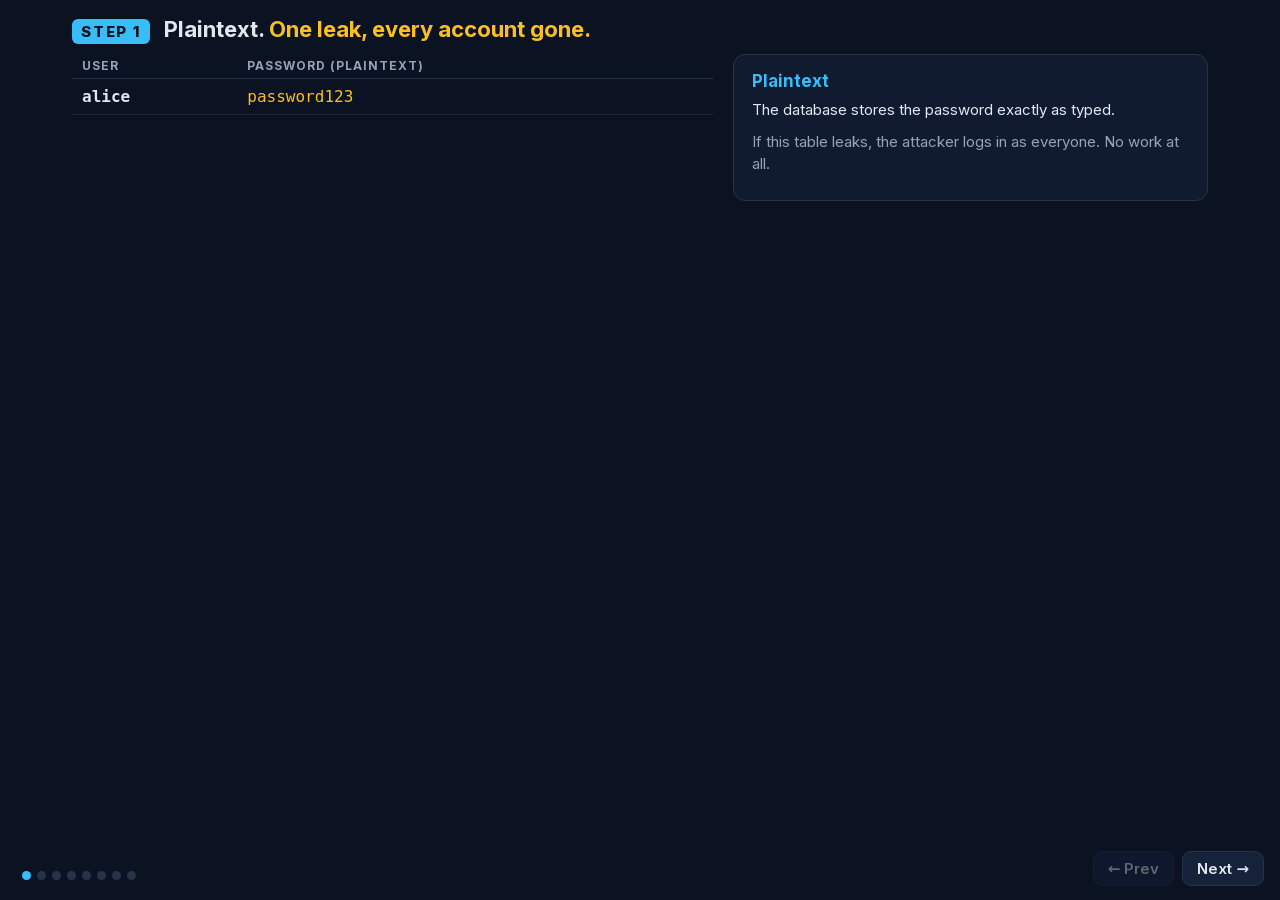
<file: talks/261125-cybersecurity/demo/password-ladder.html>
<!doctype html>
<html lang="en">
<head>
<meta charset="utf-8">
<meta name="viewport" content="width=device-width, initial-scale=1">
<title>The Password Ladder</title>
<link rel="stylesheet" href="fonts/inter.css">
<style>
  /* Password Ladder demo (slide 117). One table, eight steps, each defeats the one before.
     Hashes are computed live with Web Crypto, so every value on screen is real.
     Driven by postMessage({step}) from the deck, and standalone with arrow keys / buttons. */
  :root {
    --bg: #0b1222; --panel: #111b30; --line: #263349; --text: #e2e8f0; --muted: #94a3b8;
    --amber: #fbbf24; --cyan: #38bdf8; --coral: #fb7185; --emerald: #34d399; --violet: #a78bfa;
    --sans: "Inter", system-ui, -apple-system, "Segoe UI", sans-serif;
    --mono: ui-monospace, "JetBrains Mono", Menlo, monospace;
  }
  * { box-sizing: border-box; }
  html, body { margin: 0; background: var(--bg); color: var(--text); font-family: var(--sans); }
  main { padding: 16px 22px; max-width: 1180px; margin: 0 auto; }
  .head { display: flex; align-items: baseline; gap: 14px; margin-bottom: 10px; }
  .step-no { font: 800 15px/1 var(--sans); letter-spacing: .12em; text-transform: uppercase; color: #04111d; background: var(--cyan); border-radius: 6px; padding: 5px 9px; }
  .step-title { font-size: 22px; font-weight: 700; }
  .step-title b { color: var(--amber); }
  .wrap { display: grid; grid-template-columns: 1.35fr 1fr; gap: 20px; align-items: start; }
  table { border-collapse: collapse; width: 100%; font-family: var(--mono); }
  th { text-align: left; font: 700 12px/1 var(--sans); letter-spacing: .08em; text-transform: uppercase; color: var(--muted); padding: 6px 10px; border-bottom: 1px solid var(--line); }
  td { padding: 8px 10px; border-bottom: 1px solid rgba(38,51,73,.6); font-size: 16px; vertical-align: middle; }
  .user { color: var(--text); font-weight: 600; }
  .val { color: var(--amber); word-break: break-all; }
  .val.hash { color: var(--cyan); }
  .val.salted { color: var(--emerald); }
  tr.shared td { background: rgba(251,113,133,.12); }
  tr.shared .val { color: var(--coral); }
  .tag { font: 700 11px/1 var(--sans); letter-spacing: .06em; text-transform: uppercase; border-radius: 5px; padding: 3px 7px; margin-left: 6px; vertical-align: middle; }
  .tag.found { background: rgba(251,113,133,.18); color: var(--coral); }
  .tag.safe { background: rgba(52,211,153,.18); color: var(--emerald); }
  .salt { color: var(--violet); font-size: 13px; }
  aside { background: var(--panel); border: 1px solid var(--line); border-radius: 12px; padding: 16px 18px; }
  aside h3 { margin: 0 0 8px; font-size: 17px; color: var(--cyan); }
  aside p { margin: 0 0 10px; font-size: 15px; line-height: 1.45; color: var(--text); }
  aside p.q { color: var(--muted); }
  .lookup { margin-top: 6px; font-family: var(--mono); font-size: 15px; }
  .lookup .k { color: var(--muted); }
  .lookup .hit { color: var(--coral); font-weight: 700; }
  .lookup .miss { color: var(--emerald); font-weight: 700; }
  .meter { margin-top: 10px; font-family: var(--mono); font-size: 15px; line-height: 1.7; }
  .meter .bar { display: inline-block; height: 10px; border-radius: 5px; vertical-align: middle; }
  .big { font-size: 20px; font-weight: 800; }
  .coral { color: var(--coral); } .emerald { color: var(--emerald); } .amber { color: var(--amber); } .cyan { color: var(--cyan); }
  .nav { position: fixed; right: 16px; bottom: 14px; display: flex; gap: 8px; z-index: 10; }
  .nav button { font: 600 15px/1 var(--sans); border-radius: 9px; padding: 9px 14px; cursor: pointer; border: 1px solid var(--line); background: #16213a; color: var(--text); }
  .nav button:disabled { opacity: .4; cursor: default; }
  .dots { position: fixed; left: 22px; bottom: 20px; display: flex; gap: 6px; }
  .dots i { width: 9px; height: 9px; border-radius: 50%; background: var(--line); display: inline-block; }
  .dots i.on { background: var(--cyan); }
  .checklist { margin: 4px 0 0; padding-left: 18px; }
  .checklist li { font-size: 14px; line-height: 1.5; color: var(--text); margin-bottom: 2px; }
</style>
</head>
<body>
<main>
  <div class="head">
    <span class="step-no" id="stepNo">STEP 1</span>
    <span class="step-title" id="stepTitle"></span>
  </div>
  <div class="wrap">
    <div>
      <table>
        <thead><tr>
          <th>User</th>
          <th id="hSalt" style="display:none">Salt</th>
          <th id="hStored">Password (plaintext)</th>
        </tr></thead>
        <tbody id="rows"></tbody>
      </table>
    </div>
    <aside id="panel"></aside>
  </div>
</main>
<div class="dots" id="dots"></div>
<div class="nav">
  <button id="prev" type="button">&larr; Prev</button>
  <button id="next" type="button">Next &rarr;</button>
</div>

<script>
// ---- live hashing helpers (Web Crypto) ----
var enc = new TextEncoder();
async function sha256hex(str) {
  var buf = await crypto.subtle.digest("SHA-256", enc.encode(str));
  return [].map.call(new Uint8Array(buf), function (b) { return b.toString(16).padStart(2, "0"); }).join("");
}
function short(hex) { return hex ? hex.slice(0, 20) + "…" : ""; }

// PBKDF2 = a real slow hash, for the timing demo
async function pbkdf2(pw, salt, iters) {
  var key = await crypto.subtle.importKey("raw", enc.encode(pw), "PBKDF2", false, ["deriveBits"]);
  await crypto.subtle.deriveBits({ name: "PBKDF2", salt: enc.encode(salt), iterations: iters, hash: "SHA-256" }, key, 256);
}

// users: alice and bob happen to pick the SAME password (the teaching point)
var USERS = [
  { name: "alice", pw: "password123", salt: "7c2e91a4" },
  { name: "bob",   pw: "password123", salt: "d04a3f18" },
  { name: "carol", pw: "sunflower",   salt: "3b8fe5c0" }
];
// a tiny "rainbow table": precomputed hash -> plaintext for common passwords
var DICT = ["password123", "123456", "qwerty", "sunflower", "letmein", "iloveyou", "admin", "welcome"];
var rainbow = {};        // sha256(plain) -> plain
var H = {};              // per-user computed hashes (plain + salted)
var PEPPER = "k7$Qz";

var state = { step: 1, timing: null };

async function prep() {
  for (var i = 0; i < DICT.length; i++) rainbow[await sha256hex(DICT[i])] = DICT[i];
  for (var u = 0; u < USERS.length; u++) {
    var us = USERS[u];
    H[us.name] = {
      plain: await sha256hex(us.pw),
      salted: await sha256hex(us.salt + us.pw),
      peppered: await sha256hex(us.salt + us.pw + PEPPER)
    };
  }
  render();
}

var TITLES = {
  1: 'Plaintext. <b>One leak, every account gone.</b>',
  2: 'Hashed. A one-way fingerprint. <b>Safe now?</b>',
  3: 'Rainbow table. They are not cracking, they are <b>looking it up.</b>',
  4: 'A second leak. <b>Same value means same password.</b>',
  5: 'Salt. A unique value per user. <b>The lookup fails.</b>',
  6: 'Still guessable. <b>Salt made them work, not slow.</b>',
  7: 'Slow hashing. bcrypt, scrypt, Argon2. <b>Guessing collapses.</b>',
  8: 'Pepper, and what to do <b>after a leak.</b>'
};

function rowsHTML() {
  // which users are "leaked" on screen: steps 1-3 show alice; step 4+ show alice & bob (second leak); carol joins at salt
  var showBob = state.step >= 4;
  var showCarol = state.step >= 5;
  var list = USERS.filter(function (u) {
    if (u.name === "bob") return showBob;
    if (u.name === "carol") return showCarol;
    return true;
  });
  var saltCol = state.step >= 5;
  document.getElementById("hSalt").style.display = saltCol ? "" : "none";
  var storedHead = state.step === 1 ? "Password (plaintext)"
    : state.step >= 7 ? "Stored (slow hash)"
    : state.step >= 5 ? "Stored (salt + hash)"
    : "Stored (hash)";
  document.getElementById("hStored").textContent = storedHead;

  return list.map(function (u) {
    var h = H[u.name];
    var shared = state.step === 4 && (u.name === "alice" || u.name === "bob");
    var stored, cls = "val";
    if (state.step === 1) { stored = u.pw; }
    else if (state.step <= 4) { stored = short(h.plain); cls = "val hash"; }
    else if (state.step <= 6) { stored = short(h.salted); cls = "val salted"; }
    else if (state.step === 7) { stored = "pbkdf2$210000$" + short(h.salted).slice(0, 12); cls = "val salted"; }
    else { stored = short(h.peppered); cls = "val salted"; }
    var tag = "";
    if (state.step === 3 && rainbow[h.plain]) tag = '<span class="tag found">looked up: ' + rainbow[h.plain] + '</span>';
    if (state.step === 4 && shared) tag = '<span class="tag found">same as ' + (u.name === "alice" ? "bob" : "alice") + '</span>';
    if (state.step === 5) tag = '<span class="tag safe">lookup fails</span>';
    var saltCell = saltCol ? '<td class="salt">' + u.salt + '</td>' : '';
    return '<tr class="' + (shared ? "shared" : "") + '">' +
      '<td class="user">' + u.name + '</td>' + saltCell +
      '<td><span class="' + cls + '">' + stored + '</span>' + tag + '</td></tr>';
  }).join("");
}

function panelHTML() {
  var s = state.step, h = H.alice;
  if (s === 1) return '<h3>Plaintext</h3><p>The database stores the password exactly as typed.</p><p class="q">If this table leaks, the attacker logs in as everyone. No work at all.</p>';
  if (s === 2) return '<h3>Hashing</h3><p>Each password becomes a fixed one-way fingerprint. You cannot reverse it back to the password.</p><p class="q">So a stolen table is just hashes. Safe?</p>';
  if (s === 3) return '<h3>Rainbow table</h3><p>Attackers precompute the hash of every common password once, then just <b>look up</b> the stolen hash.</p>' +
    '<div class="lookup"><span class="k">lookup(</span>' + short(h.plain) + '<span class="k">)</span> &rarr; <span class="hit">' + rainbow[h.plain] + '</span></div>' +
    '<p class="q" style="margin-top:10px">They never cracked anything. They looked it up. Try the same hash on crackstation.net.</p>';
  if (s === 4) return '<h3>Shared passwords</h3><p>alice and bob picked the same password, so their stored hashes are <b class="coral">identical</b>.</p><p class="q">One leak exposes every account that reused that password, with zero cracking.</p>';
  if (s === 5) return '<h3>Salt</h3><p>Add a unique random <span style="color:var(--violet)">salt</span> per user before hashing. Same password now gives <b class="emerald">totally different</b> stored values.</p>' +
    '<div class="lookup"><span class="k">lookup(</span>' + short(h.salted) + '<span class="k">)</span> &rarr; <span class="miss">NOT FOUND</span></div>' +
    '<p class="q" style="margin-top:10px">Precomputed tables are now useless. The salt is not secret, only unique.</p>';
  if (s === 6) return '<h3>Still guessable</h3><p>Salt stopped the <i>lookup</i>, not the <i>guessing</i>. Fast hashes let an attacker test billions of guesses a second, salt and all.</p>' +
    '<div class="meter" id="meter6"><span class="k">measuring…</span></div>' +
    '<p class="q">Salt made them work. It did not make them slow.</p>';
  if (s === 7) return '<h3>Slow hashing</h3><p>Use a deliberately slow hash: bcrypt, scrypt, Argon2 (here, PBKDF2). A delay nobody notices on one login is fatal to billions of guesses.</p>' +
    '<div class="meter" id="meter7"><span class="k">timing a fast hash vs a slow one…</span></div>' +
    '<p class="q">Never invent your own. Use a standard slow hash.</p>';
  if (s === 8) return '<h3>Pepper + after a leak</h3><p>A <b>pepper</b> is one extra secret kept <i>outside</i> the database, mixed in before hashing. A leaked DB alone is not enough.</p>' +
    '<p style="margin:4px 0 2px;font-weight:600">If you are breached:</p>' +
    '<ul class="checklist"><li>Force password resets</li><li>Invalidate every session token</li><li>Re-hash on next login</li><li>Notify within 72 hours (RA 10173)</li><li>Warn users to change it anywhere reused</li></ul>';
  return "";
}

async function measure6() {
  var el = document.getElementById("meter6");
  if (!el) return;
  var t0 = performance.now(), N = 2000;
  for (var i = 0; i < N; i++) await sha256hex("guess" + i);
  var ms = performance.now() - t0;
  var perSec = Math.round(N / (ms / 1000));
  // a real cracking rig is far faster than one browser tab; show the idea
  el.innerHTML = '<div>this tab: <span class="amber">' + perSec.toLocaleString() + '</span> guesses/sec</div>' +
    '<div>a GPU rig: <span class="coral">~10,000,000,000</span>/sec</div>' +
    '<div class="k">"password123" falls in <span class="coral">under a second</span></div>';
}
async function measure7() {
  var el = document.getElementById("meter7");
  if (!el) return;
  var t0 = performance.now(); for (var i = 0; i < 500; i++) await sha256hex("x" + i);
  var fast = (performance.now() - t0) / 500;
  var t1 = performance.now(); await pbkdf2("password123", "7c2e91a4", 210000);
  var slow = performance.now() - t1;
  var factor = Math.round(slow / fast);
  el.innerHTML = '<div>fast SHA-256: <span class="emerald">' + fast.toFixed(3) + ' ms</span></div>' +
    '<div>slow PBKDF2: <span class="coral">' + slow.toFixed(0) + ' ms</span> (×' + factor.toLocaleString() + ')</div>' +
    '<div class="k">10 billion/sec becomes a few thousand/sec</div>';
}

function render() {
  document.getElementById("stepNo").textContent = "STEP " + state.step;
  document.getElementById("stepTitle").innerHTML = TITLES[state.step];
  document.getElementById("rows").innerHTML = rowsHTML();
  document.getElementById("panel").innerHTML = panelHTML();
  var dots = ""; for (var i = 1; i <= 8; i++) dots += '<i class="' + (i <= state.step ? "on" : "") + '"></i>';
  document.getElementById("dots").innerHTML = dots;
  document.getElementById("prev").disabled = state.step <= 1;
  document.getElementById("next").disabled = state.step >= 8;
  if (state.step === 6) measure6();
  if (state.step === 7) measure7();
}

function go(step) { state.step = Math.max(1, Math.min(8, step)); render(); }

document.getElementById("prev").onclick = function () { go(state.step - 1); };
document.getElementById("next").onclick = function () { go(state.step + 1); };
document.addEventListener("keydown", function (e) {
  if (e.key === "ArrowRight" || e.key === "ArrowDown" || e.key === " ") { go(state.step + 1); e.preventDefault(); }
  if (e.key === "ArrowLeft" || e.key === "ArrowUp") { go(state.step - 1); e.preventDefault(); }
});
// driven by the deck
window.addEventListener("message", function (e) {
  if (e.data && typeof e.data.step === "number" && e.data.step >= 1) go(e.data.step);
});

var qs = new URLSearchParams(location.search).get("step");
if (qs) state.step = Math.max(1, Math.min(8, +qs));
prep();
</script>
</body>
</html>
</file>
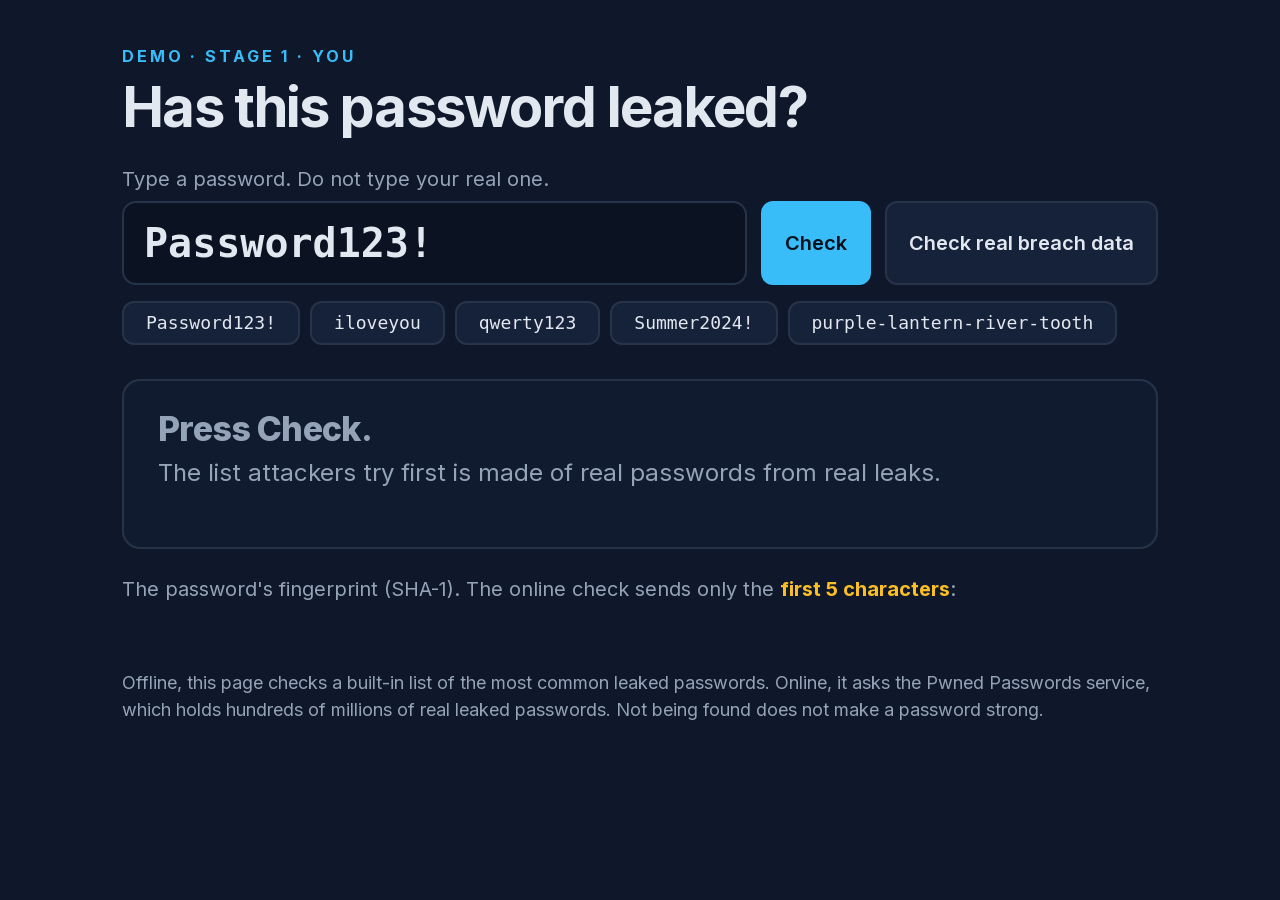
<file: talks/261125-cybersecurity/demo/password-leak-check.html>
<!doctype html>
<html lang="en">
<head>
<meta charset="utf-8">
<meta name="viewport" content="width=device-width, initial-scale=1">
<title>Has This Password Leaked?</title>
<link rel="stylesheet" href="fonts/inter.css">
<style>
  /* Demo for slide 24 (Stage 1 · You). Runs offline from file://.
     Offline: checks a built-in list of the most common leaked passwords.
     Online (optional button): asks Have I Been Pwned's Pwned Passwords range API.
     Only the first 5 characters of the password's SHA-1 fingerprint leave the laptop (k-anonymity). */
  :root {
    --bg: #0f172a; --panel: #111b30; --line: #263349; --text: #e2e8f0; --muted: #94a3b8;
    --amber: #fbbf24; --cyan: #38bdf8; --coral: #fb7185; --emerald: #34d399;
    --sans: "Inter", system-ui, -apple-system, "Segoe UI", sans-serif;
    --mono: ui-monospace, "JetBrains Mono", Menlo, monospace;
  }
  * { box-sizing: border-box; }
  html, body { margin: 0; background: var(--bg); color: var(--text); font-family: var(--sans); }
  main { max-width: 1100px; margin: 0 auto; padding: 48px 32px 64px; }
  .eyebrow { font: 700 16px/1 var(--sans); letter-spacing: .18em; text-transform: uppercase; color: var(--cyan); margin: 0 0 14px; }
  h1 { font-size: 56px; line-height: 1.05; letter-spacing: -.03em; margin: 0 0 30px; }
  label { display: block; font-size: 20px; color: var(--muted); margin-bottom: 10px; }
  .row { display: flex; gap: 14px; flex-wrap: wrap; }
  input { flex: 1 1 520px; min-width: 0; font: 600 40px/1.2 var(--mono); color: var(--text); background: #0b1222; border: 2px solid var(--line); border-radius: 14px; padding: 16px 20px; outline: none; }
  input:focus { border-color: var(--cyan); }
  button { font: 600 20px/1 var(--sans); border-radius: 12px; padding: 0 22px; min-height: 60px; cursor: pointer; border: 2px solid var(--line); background: #16213a; color: var(--text); }
  button.primary { background: var(--cyan); border-color: var(--cyan); color: #04111d; }
  button:focus-visible { outline: 3px solid var(--amber); outline-offset: 3px; }
  .verdict { margin-top: 34px; border-radius: 18px; padding: 30px 34px; border: 2px solid var(--line); background: var(--panel); min-height: 170px; }
  .verdict .big { font-size: 54px; font-weight: 800; letter-spacing: -.02em; line-height: 1.05; margin: 0 0 10px; }
  .verdict .small { font-size: 24px; color: var(--muted); margin: 0; line-height: 1.4; }
  .verdict.leaked { border-color: var(--coral); box-shadow: 0 0 60px rgba(251, 113, 133, .25); }
  .verdict.leaked .big { color: var(--coral); }
  .verdict.clear { border-color: var(--emerald); }
  .verdict.clear .big { color: var(--emerald); }
  .verdict.idle .big { color: var(--muted); font-size: 34px; }
  .count { font-variant-numeric: tabular-nums; }
  .fp { margin-top: 28px; font-size: 20px; color: var(--muted); }
  .fp code { display: block; margin-top: 8px; font: 500 26px/1.3 var(--mono); color: var(--text); word-break: break-all; }
  .fp code b { color: var(--amber); background: rgba(251, 191, 36, .14); border-radius: 4px; padding: 0 2px; }
  .note { font-size: 18px; color: var(--muted); margin-top: 26px; line-height: 1.5; }
  .examples { display: flex; gap: 10px; flex-wrap: wrap; margin-top: 16px; }
  .examples button { min-height: 44px; font: 500 18px/1 var(--mono); }
  @media (prefers-reduced-motion: no-preference) { .verdict { transition: border-color .3s, box-shadow .3s; } }
</style>
</head>
<body>
<main>
  <p class="eyebrow">Demo · Stage 1 · You</p>
  <h1>Has this password leaked?</h1>

  <label for="pw">Type a password. Do not type your real one.</label>
  <div class="row">
    <input id="pw" type="text" autocomplete="off" spellcheck="false" value="Password123!" aria-describedby="verdict">
    <button id="check" class="primary" type="button">Check</button>
    <button id="online" type="button" title="Asks Have I Been Pwned. Only 5 characters of the fingerprint leave this laptop.">Check real breach data</button>
  </div>
  <div class="examples" aria-label="Examples">
    <button type="button" data-try="Password123!">Password123!</button>
    <button type="button" data-try="iloveyou">iloveyou</button>
    <button type="button" data-try="qwerty123">qwerty123</button>
    <button type="button" data-try="Summer2024!">Summer2024!</button>
    <button type="button" data-try="purple-lantern-river-tooth">purple-lantern-river-tooth</button>
  </div>

  <section id="verdict" class="verdict idle" aria-live="polite">
    <p class="big">Press Check.</p>
    <p class="small">The list attackers try first is made of real passwords from real leaks.</p>
  </section>

  <div class="fp">The password's fingerprint (SHA-1). The online check sends only the <b style="color:var(--amber)">first 5 characters</b>:
    <code id="hash">&nbsp;</code>
  </div>

  <p class="note">Offline, this page checks a built-in list of the most common leaked passwords. Online, it asks the Pwned Passwords service, which holds hundreds of millions of real leaked passwords. Not being found does not make a password strong.</p>
</main>

<script>
(function () {
  "use strict";
  // The most common passwords from public leak studies. Matching is case-sensitive, like a real attack list.
  var COMMON = ("123456 123456789 12345678 password qwerty123 qwerty 111111 12345 1234567890 1234567 " +
    "123123 abc123 000000 iloveyou password1 Password1 Password123 Password123! P@ssw0rd P@ssword1 admin admin123 " +
    "welcome welcome1 letmein monkey dragon football baseball sunshine princess master shadow superman " +
    "michael charlie jordan liverpool computer trustno1 starwars hello123 freedom whatever 654321 666666 " +
    "987654321 123321 1q2w3e4r 1q2w3e qwertyuiop asdfghjkl zxcvbnm 1qaz2wsx qazwsx passw0rd Passw0rd " +
    "Qwerty123 Qwerty123! Welcome123 Welcome1 Summer2023 Summer2024 Summer2024! Winter2024 Spring2024 " +
    "iloveyou1 iloveyou123 lovely loveme love123 babygirl angel1 cookie chocolate pokemon minecraft " +
    "123qwe qwe123 zaq12wsx password12 password123 Password12 test123 test guest user root changeme " +
    "pass1234 pass123 abcd1234 a123456 aa123456 1234qwer 112233 121212 159753 147258369 789456123").split(" ");
  var commonSet = {};
  COMMON.forEach(function (p) { commonSet[p] = true; });

  // SHA-1: Web Crypto when available, a small fallback otherwise (file:// can be treated as insecure).
  function sha1Fallback(str) {
    var bytes = unescape(encodeURIComponent(str)), n = bytes.length, words = [], i;
    for (i = 0; i < n; i++) words[i >> 2] |= bytes.charCodeAt(i) << (24 - (i % 4) * 8);
    words[n >> 2] |= 0x80 << (24 - (n % 4) * 8);
    words[(((n + 8) >> 6) + 1) * 16 - 1] = n * 8;
    var h0 = 0x67452301, h1 = 0xefcdab89, h2 = 0x98badcfe, h3 = 0x10325476, h4 = 0xc3d2e1f0, w = new Array(80);
    for (var blk = 0; blk < words.length; blk += 16) {
      var a = h0, b = h1, c = h2, d = h3, e = h4;
      for (i = 0; i < 80; i++) {
        w[i] = i < 16 ? (words[blk + i] | 0) : rol(w[i - 3] ^ w[i - 8] ^ w[i - 14] ^ w[i - 16], 1);
        var f = i < 20 ? (b & c) | (~b & d) : i < 40 ? b ^ c ^ d : i < 60 ? (b & c) | (b & d) | (c & d) : b ^ c ^ d;
        var k = i < 20 ? 0x5a827999 : i < 40 ? 0x6ed9eba1 : i < 60 ? 0x8f1bbcdc : 0xca62c1d6;
        var t = (rol(a, 5) + f + e + k + w[i]) | 0;
        e = d; d = c; c = rol(b, 30); b = a; a = t;
      }
      h0 = (h0 + a) | 0; h1 = (h1 + b) | 0; h2 = (h2 + c) | 0; h3 = (h3 + d) | 0; h4 = (h4 + e) | 0;
    }
    return [h0, h1, h2, h3, h4].map(function (x) { return ("00000000" + (x >>> 0).toString(16)).slice(-8); }).join("").toUpperCase();
    function rol(x, s) { return (x << s) | (x >>> (32 - s)); }
  }
  function sha1(str) {
    if (window.crypto && crypto.subtle && window.isSecureContext) {
      return crypto.subtle.digest("SHA-1", new TextEncoder().encode(str)).then(function (buf) {
        return Array.prototype.map.call(new Uint8Array(buf), function (b) { return ("0" + b.toString(16)).slice(-2); }).join("").toUpperCase();
      }).catch(function () { return sha1Fallback(str); });
    }
    return Promise.resolve(sha1Fallback(str));
  }

  var pw = document.getElementById("pw"), out = document.getElementById("verdict"), hashEl = document.getElementById("hash");
  function show(kind, big, small) {
    out.className = "verdict " + kind;
    out.innerHTML = "";
    var b = document.createElement("p"); b.className = "big"; b.textContent = big; out.appendChild(b);
    var s = document.createElement("p"); s.className = "small"; s.textContent = small; out.appendChild(s);
  }
  function showHash(h) {
    hashEl.innerHTML = "";
    var b = document.createElement("b"); b.textContent = h.slice(0, 5);
    hashEl.appendChild(b); hashEl.appendChild(document.createTextNode(h.slice(5)));
  }
  function offline() {
    var p = pw.value;
    if (!p) { show("idle", "Type something first.", ""); return; }
    sha1(p).then(showHash);
    if (commonSet[p]) show("leaked", "Leaked. Guessed instantly.", "It is on the list attackers try first. Its length does not matter.");
    else show("clear", "Not on this short list.", "Try the real breach data. And not being found does not make it strong.");
  }
  function online() {
    var p = pw.value;
    if (!p) { show("idle", "Type something first.", ""); return; }
    show("idle", "Checking real breach data...", "Sending only the first 5 characters of the fingerprint.");
    sha1(p).then(function (h) {
      showHash(h);
      return fetch("https://api.pwnedpasswords.com/range/" + h.slice(0, 5), { headers: { "Add-Padding": "true" } })
        .then(function (r) { if (!r.ok) throw new Error("HTTP " + r.status); return r.text(); })
        .then(function (body) {
          var rest = h.slice(5), count = 0;
          body.split("\n").some(function (line) {
            var parts = line.trim().split(":");
            if (parts[0] === rest) { count = parseInt(parts[1], 10) || 0; return true; }
            return false;
          });
          if (count > 0) show("leaked", "Seen " + count.toLocaleString("en-US") + " times in real leaks.", "An attacker tries this before anything else. It falls instantly.");
          else show("clear", "Not found in real breach data.", "Good start. Long and unique is what keeps it that way.");
        });
    }).catch(function () {
      show("idle", "No internet here.", "Use Check instead. It works offline.");
    });
  }
  document.getElementById("check").addEventListener("click", offline);
  document.getElementById("online").addEventListener("click", online);
  pw.addEventListener("keydown", function (e) { if (e.key === "Enter") offline(); });
  Array.prototype.forEach.call(document.querySelectorAll("[data-try]"), function (b) {
    b.addEventListener("click", function () { pw.value = b.getAttribute("data-try"); offline(); pw.focus(); });
  });
})();
</script>
</body>
</html>
</file>
<file: assets/site.css>
/* redtint.github.io talk pages: a Stochastic Frescoes painting behind a sheet of paper.
   The painting is generated by assets/fresco.js. Content sits on a linen sheet, like a wall label. */
:root {
  --umber: #17120c;
  --umber-glass: rgba(23, 18, 12, .5);
  --linen: #ece5d6;
  --linen-dim: rgba(236, 229, 214, .74);
  --paper: #ece5d6;
  --paper-2: #f5f0e4;
  --ink: #2a2219;
  --ink-soft: #5a4c3a;
  --rule: rgba(42, 34, 25, .18);
  --seal: #9c2c25;
  --gilt: #c8a560;
  --radius: 3px;
  --max: 960px;
  --display: "Cormorant Garamond", "Iowan Old Style", "Palatino Linotype", Palatino, Georgia, serif;
  --sans: "Instrument Sans", "Helvetica Neue", Arial, system-ui, sans-serif;
  --mono: ui-monospace, SFMono-Regular, Menlo, Consolas, monospace;
  color-scheme: light;
}

* { box-sizing: border-box; }
html { -webkit-text-size-adjust: 100%; scroll-behavior: smooth; }
body {
  margin: 0;
  background: var(--umber);
  color: var(--ink);
  font-family: var(--sans);
  font-size: 16.5px;
  line-height: 1.65;
  -webkit-font-smoothing: antialiased;
}
a { color: var(--seal); text-decoration: underline; text-decoration-color: rgba(156, 44, 37, .35); text-underline-offset: 3px; }
a:hover, a:focus-visible { text-decoration-color: var(--seal); }
img { max-width: 100%; display: block; }
:focus-visible { outline: 2px solid var(--seal); outline-offset: 3px; }

/* The painting */
.stage{ position:fixed; inset:0; overflow:hidden; background:var(--umber); }
.world{ position:absolute; inset:0; transition:opacity 1.1s ease; }
.layer{ position:absolute; left:0; top:0; will-change:transform; transition:filter .9s cubic-bezier(.2,.7,.2,1); }
.layer canvas{ position:absolute; top:0; display:block; }
#life{ position:absolute; inset:0; width:100%; height:100%; pointer-events:none; }
.fx{ position:absolute; inset:0; pointer-events:none; }
.fx.weave{ mix-blend-mode:multiply; opacity:.32; }
.fx.crack{ mix-blend-mode:multiply; background-size:512px 512px; }
.fx.varnish{ mix-blend-mode:multiply; }
.fx.vignette{ background:radial-gradient(120% 95% at 50% 46%, transparent 52%, rgba(12,8,4,.5) 100%); }
.fx.scrim{ background:linear-gradient(to bottom, rgba(12,9,6,.42), transparent 18%, transparent 78%, rgba(12,9,6,.5)); }
.fx.grain{ inset:-50%; opacity:.07; mix-blend-mode:overlay; animation:grain .9s steps(6) infinite; }
@keyframes grain{ 0%{transform:translate(0,0)} 20%{transform:translate(-7%,4%)} 40%{transform:translate(5%,-6%)} 60%{transform:translate(-3%,8%)} 80%{transform:translate(8%,2%)} 100%{transform:translate(0,0)} }
.stage { z-index: 0; }

.wrap { max-width: var(--max); margin: 0 auto; padding: 0 16px; }
@media (min-width: 720px) { .wrap { padding: 0 32px; } }

/* Top bar floats over the painting */
.topbar { position: absolute; top: 0; left: 0; right: 0; z-index: 3; }
.topbar .wrap { display: flex; align-items: center; justify-content: space-between; height: 72px; gap: 16px; max-width: none; padding: 0 clamp(16px, 3vw, 40px); }
.brand { color: var(--linen); font: 400 22px/1 var(--display); letter-spacing: .01em; text-decoration: none; text-shadow: 0 1px 12px rgba(12, 8, 4, .6); }
.topbar nav { display: flex; gap: 8px; }
.topbar nav a {
  font: 500 13px/1 var(--sans); color: var(--linen); padding: 10px 16px; border-radius: 999px; text-decoration: none;
  background: var(--umber-glass); border: 1px solid rgba(236, 229, 214, .22);
  backdrop-filter: blur(10px) saturate(1.2); -webkit-backdrop-filter: blur(10px) saturate(1.2);
}
.topbar nav a:hover { border-color: rgba(236, 229, 214, .5); }

/* The old street strip is now just the gap that shows the painting */
.street { height: clamp(170px, 30vh, 300px); }

/* The sheet */
main.wrap {
  position: relative; z-index: 2; background: var(--paper); color: var(--ink);
  padding-top: 34px; padding-bottom: 8px; border-radius: var(--radius);
  box-shadow: 0 1px 0 rgba(255, 255, 255, .4) inset, 0 24px 70px rgba(10, 6, 2, .45);
}
@media (max-width: 1000px) { main.wrap { margin: 0 10px; } }

section { padding: 34px 0; border-top: 1px solid var(--rule); }
section h2 { font: 500 clamp(28px, 3.6vw, 36px)/1.1 var(--display); letter-spacing: -.005em; margin: 0 0 16px; }
section h3 { font: 500 23px/1.2 var(--display); margin: 26px 0 8px; }
.kicker { font: 500 12.5px/1.4 var(--sans); letter-spacing: .08em; text-transform: uppercase; color: var(--seal); margin: 0 0 8px; }
.muted { color: var(--ink-soft); }

.chips { display: flex; flex-wrap: wrap; gap: 8px; padding: 0; margin: 0; list-style: none; }
.chips li { border: 1px solid var(--rule); border-radius: 999px; padding: 4px 12px; font-size: 14px; color: var(--ink-soft); }

.grid2 { display: grid; gap: 14px; }
@media (min-width: 720px) { .grid2 { grid-template-columns: 1fr 1fr; } }
.grid3 { display: grid; gap: 14px; }
@media (min-width: 820px) { .grid3 { grid-template-columns: repeat(3, 1fr); } }

.card { background: var(--paper-2); color: var(--ink); border: 1px solid var(--rule); border-radius: var(--radius); padding: 18px 20px; }
.card h3 { margin-top: 0; color: var(--ink); }
.card p, .card li { color: #3d3326; }
a.card { display: block; color: var(--ink); text-decoration: none; transition: transform .2s, border-color .2s; }
a.card:hover { transform: translateY(-3px); border-color: rgba(42, 34, 25, .45); }
.card .meta { font: 500 12.5px/1.5 var(--sans); letter-spacing: .02em; color: var(--seal); margin: 0 0 8px; }
.card p:last-child { margin-bottom: 0; }

/* Talk pages */
.talk-head { padding: 0 0 30px; }
.talk-head h1 { font: 300 clamp(40px, 6.4vw, 72px)/.98 var(--display); letter-spacing: -.02em; margin: 0 0 14px; }
.talk-head .meta { font: 500 13.5px/1.5 var(--sans); color: var(--seal); margin: 0 0 16px; }
.toc { display: flex; flex-wrap: wrap; gap: 8px; font-size: 14px; margin: 0; padding: 0; list-style: none; }
.toc a { display: inline-block; padding: 6px 13px; border: 1px solid var(--rule); border-radius: 999px; color: var(--ink); text-decoration: none; }
.toc a:hover { border-color: var(--seal); color: var(--seal); }

/* Slides embed */
.deck-frame { position: relative; aspect-ratio: 16 / 9; border-radius: 4px; overflow: hidden; border: 1px solid var(--rule); background: #000; box-shadow: 0 18px 44px rgba(10, 6, 2, .3); }
.deck-frame iframe { position: absolute; inset: 0; width: 100%; height: 100%; border: 0; }
.deck-actions { display: flex; flex-wrap: wrap; align-items: center; gap: 12px 18px; margin-top: 14px; font-size: 14px; color: var(--ink-soft); }
.btn { display: inline-flex; align-items: center; gap: 8px; padding: 10px 18px; border-radius: 999px; background: var(--umber); color: var(--linen); font-weight: 500; font-size: 14px; text-decoration: none; }
.btn:hover { background: #3a2f22; }
.deck-later { border: 1px dashed rgba(42, 34, 25, .35); border-radius: 4px; padding: 28px 22px; color: var(--ink-soft); text-align: center; }

pre, code { font-family: var(--mono); font-size: 14px; }
pre { background: var(--umber); color: var(--linen); border-radius: 4px; padding: 14px 16px; overflow-x: auto; line-height: 1.6; margin: 10px 0 16px; }
pre .c { color: rgba(236, 229, 214, .55); }
pre .p { color: var(--gilt); user-select: none; }
code { background: rgba(42, 34, 25, .09); border-radius: 3px; padding: 1px 6px; }
pre code { background: none; padding: 0; }

.table-wrap { overflow-x: auto; margin: 10px 0 16px; }
table { border-collapse: collapse; width: 100%; font-size: 15px; min-width: 520px; }
th, td { text-align: left; padding: 10px 12px; border-bottom: 1px solid var(--rule); vertical-align: top; }
th { font: 500 12px/1.3 var(--sans); color: var(--seal); text-transform: uppercase; letter-spacing: .07em; }

.note { border-left: 3px solid var(--gilt); background: var(--paper-2); padding: 12px 16px; border-radius: 0 4px 4px 0; margin: 12px 0 20px; }
.note.warn { border-color: var(--seal); }
.note.good { border-color: #4f7a52; }

ol.steps, ul.list { padding-left: 22px; }
ol.steps li, ul.list li { margin: 6px 0; }

.habits { display: grid; gap: 12px; }
@media (min-width: 720px) { .habits { grid-template-columns: repeat(3, 1fr); } }
.habit { background: var(--paper-2); color: var(--ink); border: 1px solid var(--rule); border-top: 3px solid var(--seal); border-radius: var(--radius); padding: 16px 18px; font: 500 22px/1.2 var(--display); }

footer { position: relative; z-index: 2; padding: 40px 0 56px; color: var(--linen-dim); font-size: 14px; text-shadow: 0 1px 10px rgba(12, 8, 4, .7); }
footer a { color: var(--linen); text-decoration-color: rgba(236, 229, 214, .4); }
footer .wrap { display: flex; flex-wrap: wrap; justify-content: space-between; gap: 12px; }

@media (prefers-reduced-motion: reduce) { html { scroll-behavior: auto; } * { transition: none !important; } .fx.grain { animation: none; } }
</file>
<file: talks/261125-cybersecurity/demo/fonts/inter.css>
@font-face {
  font-family: 'Inter';
  font-style: normal;
  font-weight: 300;
  font-display: swap;
  src: url(inter-latin-ext-300.woff2) format('woff2');
  unicode-range: U+0100-02BA, U+02BD-02C5, U+02C7-02CC, U+02CE-02D7, U+02DD-02FF, U+0304, U+0308, U+0329, U+1D00-1DBF, U+1E00-1E9F, U+1EF2-1EFF, U+2020, U+20A0-20AB, U+20AD-20C0, U+2113, U+2C60-2C7F, U+A720-A7FF;
}
@font-face {
  font-family: 'Inter';
  font-style: normal;
  font-weight: 300;
  font-display: swap;
  src: url(inter-latin-300.woff2) format('woff2');
  unicode-range: U+0000-00FF, U+0131, U+0152-0153, U+02BB-02BC, U+02C6, U+02DA, U+02DC, U+0304, U+0308, U+0329, U+2000-206F, U+20AC, U+2122, U+2191, U+2193, U+2212, U+2215, U+FEFF, U+FFFD;
}
@font-face {
  font-family: 'Inter';
  font-style: normal;
  font-weight: 400;
  font-display: swap;
  src: url(inter-latin-ext-400.woff2) format('woff2');
  unicode-range: U+0100-02BA, U+02BD-02C5, U+02C7-02CC, U+02CE-02D7, U+02DD-02FF, U+0304, U+0308, U+0329, U+1D00-1DBF, U+1E00-1E9F, U+1EF2-1EFF, U+2020, U+20A0-20AB, U+20AD-20C0, U+2113, U+2C60-2C7F, U+A720-A7FF;
}
@font-face {
  font-family: 'Inter';
  font-style: normal;
  font-weight: 400;
  font-display: swap;
  src: url(inter-latin-400.woff2) format('woff2');
  unicode-range: U+0000-00FF, U+0131, U+0152-0153, U+02BB-02BC, U+02C6, U+02DA, U+02DC, U+0304, U+0308, U+0329, U+2000-206F, U+20AC, U+2122, U+2191, U+2193, U+2212, U+2215, U+FEFF, U+FFFD;
}
@font-face {
  font-family: 'Inter';
  font-style: normal;
  font-weight: 500;
  font-display: swap;
  src: url(inter-latin-ext-500.woff2) format('woff2');
  unicode-range: U+0100-02BA, U+02BD-02C5, U+02C7-02CC, U+02CE-02D7, U+02DD-02FF, U+0304, U+0308, U+0329, U+1D00-1DBF, U+1E00-1E9F, U+1EF2-1EFF, U+2020, U+20A0-20AB, U+20AD-20C0, U+2113, U+2C60-2C7F, U+A720-A7FF;
}
@font-face {
  font-family: 'Inter';
  font-style: normal;
  font-weight: 500;
  font-display: swap;
  src: url(inter-latin-500.woff2) format('woff2');
  unicode-range: U+0000-00FF, U+0131, U+0152-0153, U+02BB-02BC, U+02C6, U+02DA, U+02DC, U+0304, U+0308, U+0329, U+2000-206F, U+20AC, U+2122, U+2191, U+2193, U+2212, U+2215, U+FEFF, U+FFFD;
}
@font-face {
  font-family: 'Inter';
  font-style: normal;
  font-weight: 600;
  font-display: swap;
  src: url(inter-latin-ext-600.woff2) format('woff2');
  unicode-range: U+0100-02BA, U+02BD-02C5, U+02C7-02CC, U+02CE-02D7, U+02DD-02FF, U+0304, U+0308, U+0329, U+1D00-1DBF, U+1E00-1E9F, U+1EF2-1EFF, U+2020, U+20A0-20AB, U+20AD-20C0, U+2113, U+2C60-2C7F, U+A720-A7FF;
}
@font-face {
  font-family: 'Inter';
  font-style: normal;
  font-weight: 600;
  font-display: swap;
  src: url(inter-latin-600.woff2) format('woff2');
  unicode-range: U+0000-00FF, U+0131, U+0152-0153, U+02BB-02BC, U+02C6, U+02DA, U+02DC, U+0304, U+0308, U+0329, U+2000-206F, U+20AC, U+2122, U+2191, U+2193, U+2212, U+2215, U+FEFF, U+FFFD;
}
@font-face {
  font-family: 'Inter';
  font-style: normal;
  font-weight: 700;
  font-display: swap;
  src: url(inter-latin-ext-700.woff2) format('woff2');
  unicode-range: U+0100-02BA, U+02BD-02C5, U+02C7-02CC, U+02CE-02D7, U+02DD-02FF, U+0304, U+0308, U+0329, U+1D00-1DBF, U+1E00-1E9F, U+1EF2-1EFF, U+2020, U+20A0-20AB, U+20AD-20C0, U+2113, U+2C60-2C7F, U+A720-A7FF;
}
@font-face {
  font-family: 'Inter';
  font-style: normal;
  font-weight: 700;
  font-display: swap;
  src: url(inter-latin-700.woff2) format('woff2');
  unicode-range: U+0000-00FF, U+0131, U+0152-0153, U+02BB-02BC, U+02C6, U+02DA, U+02DC, U+0304, U+0308, U+0329, U+2000-206F, U+20AC, U+2122, U+2191, U+2193, U+2212, U+2215, U+FEFF, U+FFFD;
}
@font-face {
  font-family: 'Inter';
  font-style: normal;
  font-weight: 800;
  font-display: swap;
  src: url(inter-latin-ext-800.woff2) format('woff2');
  unicode-range: U+0100-02BA, U+02BD-02C5, U+02C7-02CC, U+02CE-02D7, U+02DD-02FF, U+0304, U+0308, U+0329, U+1D00-1DBF, U+1E00-1E9F, U+1EF2-1EFF, U+2020, U+20A0-20AB, U+20AD-20C0, U+2113, U+2C60-2C7F, U+A720-A7FF;
}
@font-face {
  font-family: 'Inter';
  font-style: normal;
  font-weight: 800;
  font-display: swap;
  src: url(inter-latin-800.woff2) format('woff2');
  unicode-range: U+0000-00FF, U+0131, U+0152-0153, U+02BB-02BC, U+02C6, U+02DA, U+02DC, U+0304, U+0308, U+0329, U+2000-206F, U+20AC, U+2122, U+2191, U+2193, U+2212, U+2215, U+FEFF, U+FFFD;
}
</file>
